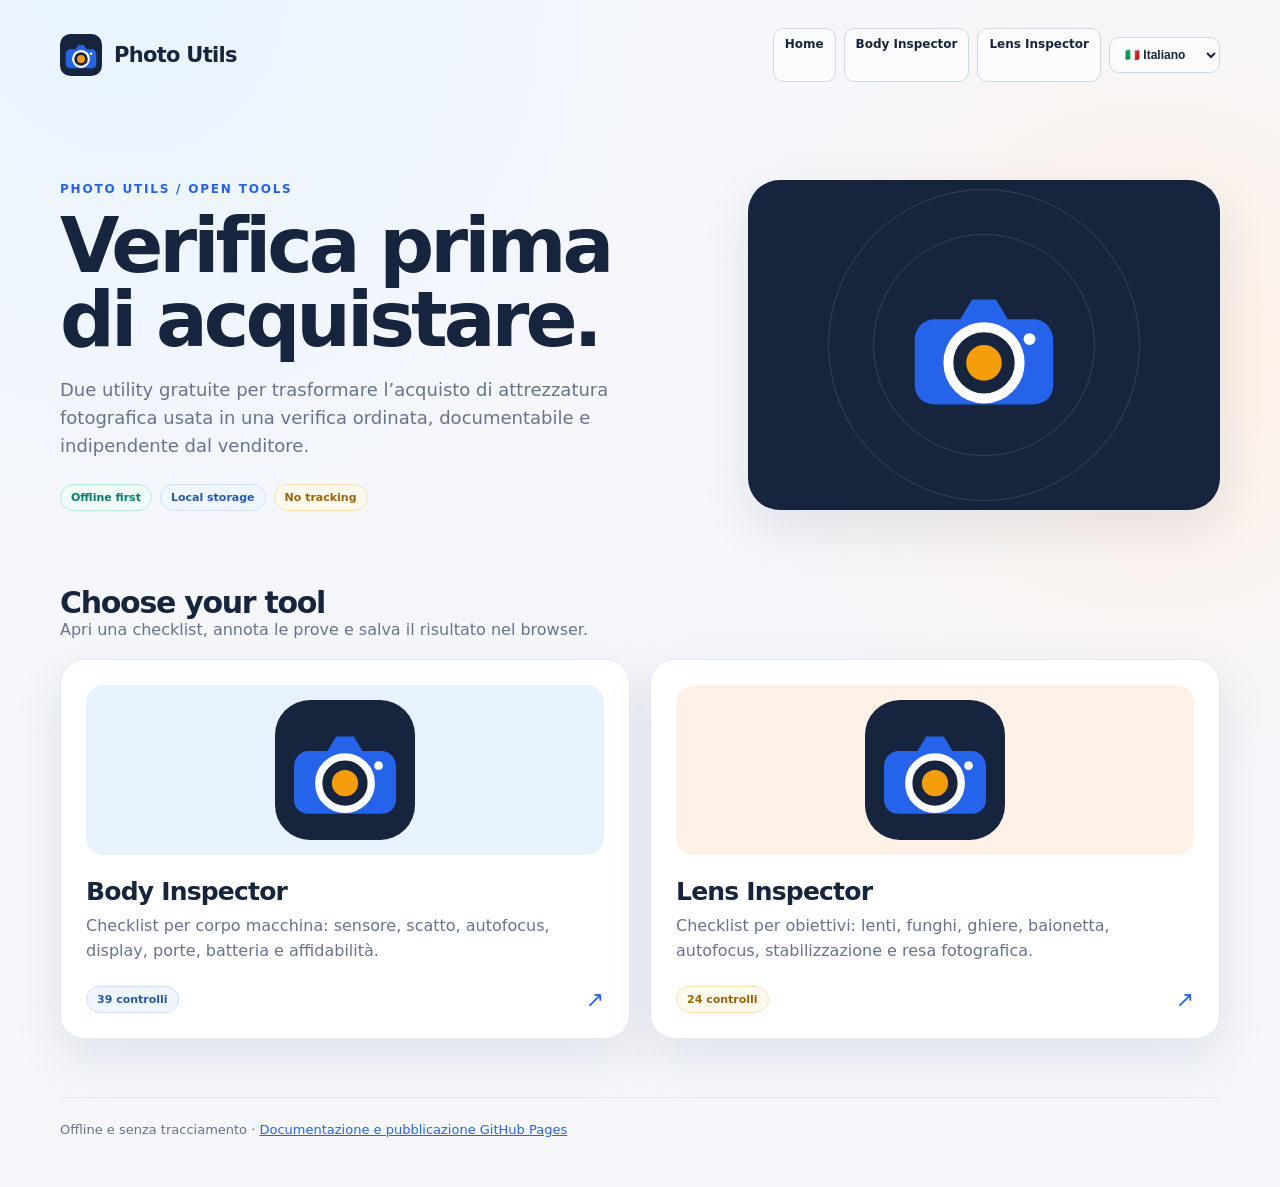
<file: index.html>
<!doctype html>
<html lang="it">
<head>
<meta charset="utf-8">
<meta name="viewport" content="width=device-width,initial-scale=1">
<meta name="theme-color" content="#17243d">
<meta name="description" content="Photo Utils: strumenti gratuiti e offline per controllare corpi macchina e obiettivi fotografici usati.">
<link rel="manifest" href="site.webmanifest">
<link rel="icon" href="assets/logo.svg" type="image/svg+xml">
<link rel="stylesheet" href="shared.css">
<script src="shared.js" defer></script>
<title>Photo Utils — Controlli fotografici offline</title>
</head>
<body class="pu-home" data-tool="home">
<div class="pu-wrap">
<header class="pu-homebar"><a class="pu-logo" href="index.html"><img src="assets/logo.svg" alt="" width="42" height="42">Photo Utils</a><nav class="pu-switcher" aria-label="Navigazione"><a href="index.html">Home</a><a href="body_inspector.html">Body Inspector</a><a href="lens_inspector.html">Lens Inspector</a><div class="pu-language"><label for="pu-locale">Lingua</label><select id="pu-locale" aria-label="Lingua"><option value="it">🇮🇹 Italiano</option><option value="en">🇬🇧 English</option><option value="es">🇪🇸 Español</option><option value="de">🇩🇪 Deutsch</option><option value="zh">🇨🇳 简体中文</option></select></div></nav></header>
<main>
<section class="pu-hero"><div><span class="pu-kicker">Photo Utils / Open tools</span><h1 data-shared="inspect">Verifica prima di acquistare.</h1><p>Due utility gratuite per trasformare l’acquisto di attrezzatura fotografica usata in una verifica ordinata, documentabile e indipendente dal venditore.</p><div style="display:flex;gap:8px;flex-wrap:wrap;margin-top:24px"><span class="pu-badge green">Offline first</span><span class="pu-badge">Local storage</span><span class="pu-badge orange">No tracking</span></div></div><div class="pu-hero-art"><img src="assets/logo.svg" alt="Logo Photo Utils" width="190" height="190"></div></section>
<section class="pu-section-head"><div><h2>Choose your tool</h2><p>Apri una checklist, annota le prove e salva il risultato nel browser.</p></div></section>
<section class="pu-tools" aria-label="Utilities">
<a class="pu-tool-card" href="body_inspector.html"><div class="tool-art body"><img src="assets/logo.svg" alt="Illustrazione fotocamera" width="140" height="140"></div><h3>Body Inspector</h3><p>Checklist per corpo macchina: sensore, scatto, autofocus, display, porte, batteria e affidabilità.</p><div class="pu-card-foot"><span class="pu-badge">39 controlli</span><span class="pu-arrow" aria-hidden="true">↗</span></div></a>
<a class="pu-tool-card" href="lens_inspector.html"><div class="tool-art lens"><img src="assets/logo.svg" alt="Illustrazione obiettivo" width="140" height="140"></div><h3>Lens Inspector</h3><p>Checklist per obiettivi: lenti, funghi, ghiere, baionetta, autofocus, stabilizzazione e resa fotografica.</p><div class="pu-card-foot"><span class="pu-badge orange">24 controlli</span><span class="pu-arrow" aria-hidden="true">↗</span></div></a>
</section>
</main>
<footer class="pu-footer"><span data-shared="offline">Offline e senza tracciamento</span> · <a href="README.md">Documentazione e pubblicazione GitHub Pages</a></footer>
</div>
</body>
</html>
</file>
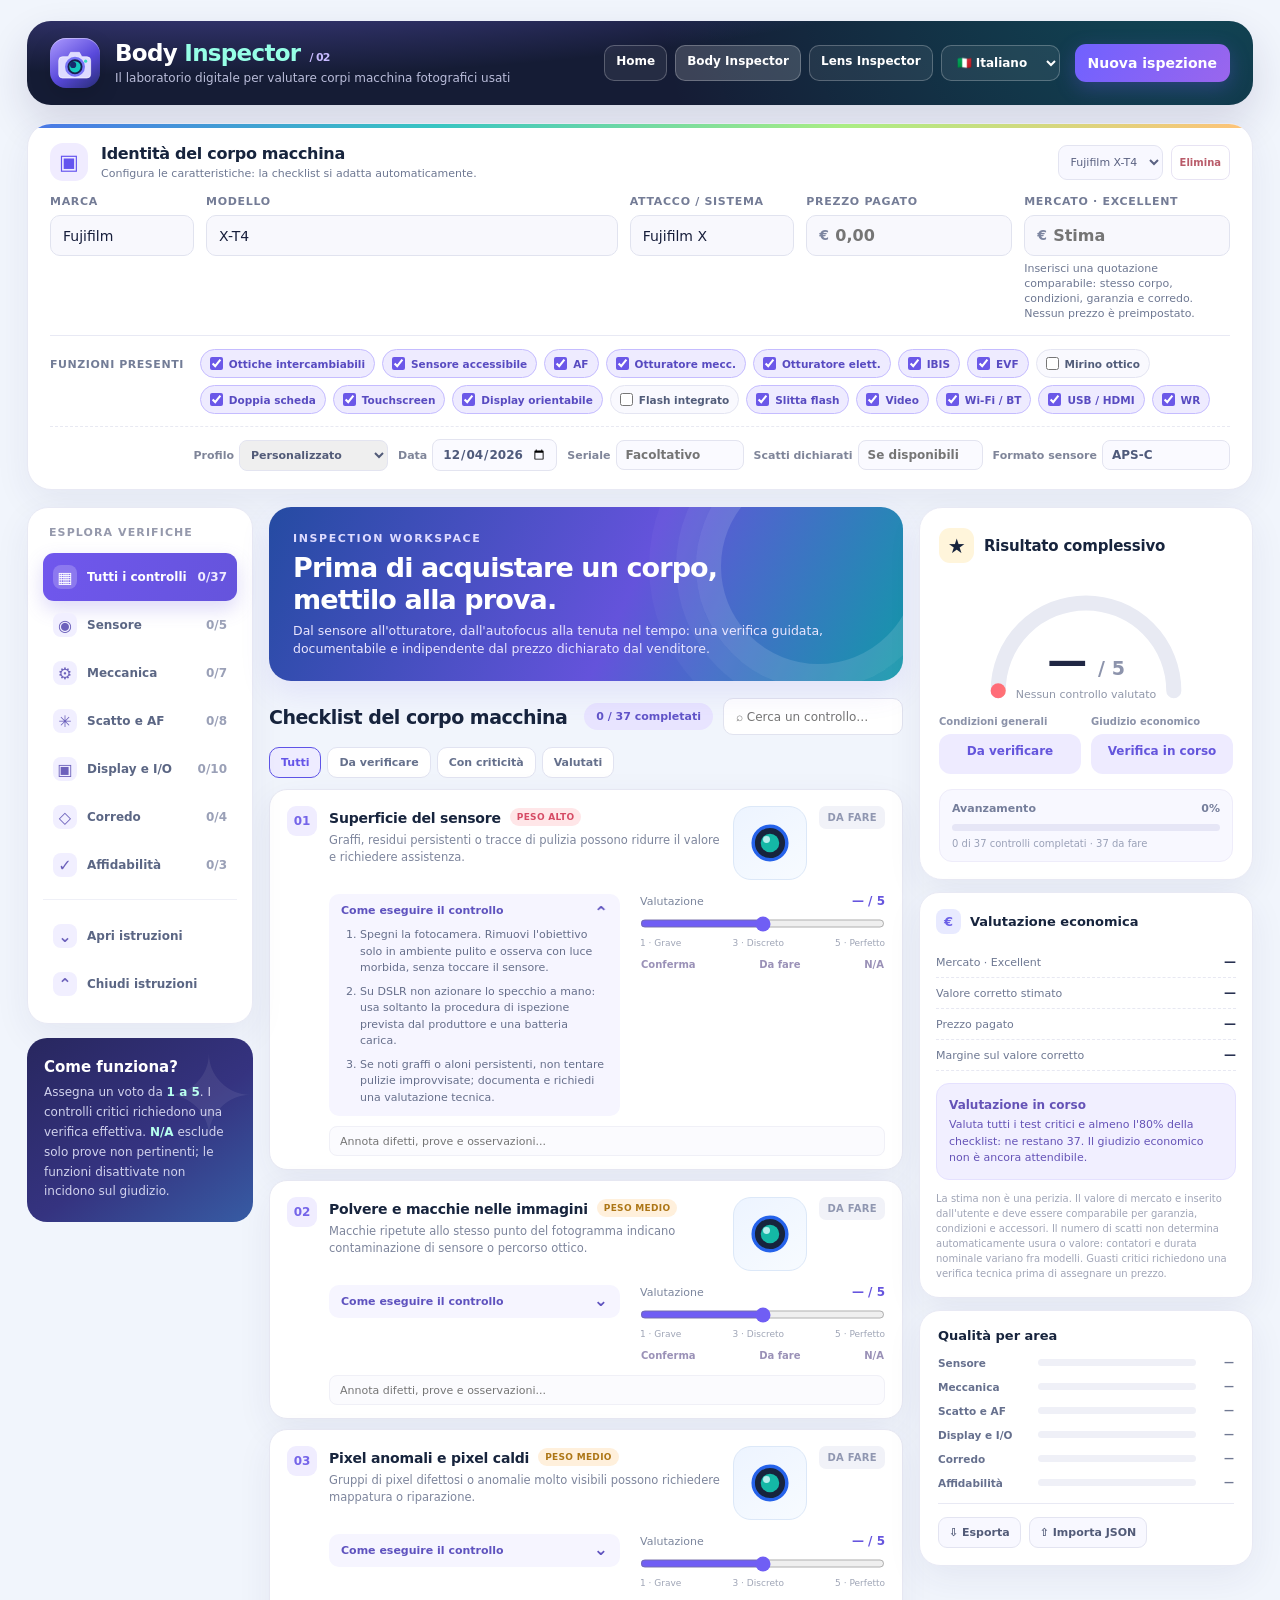
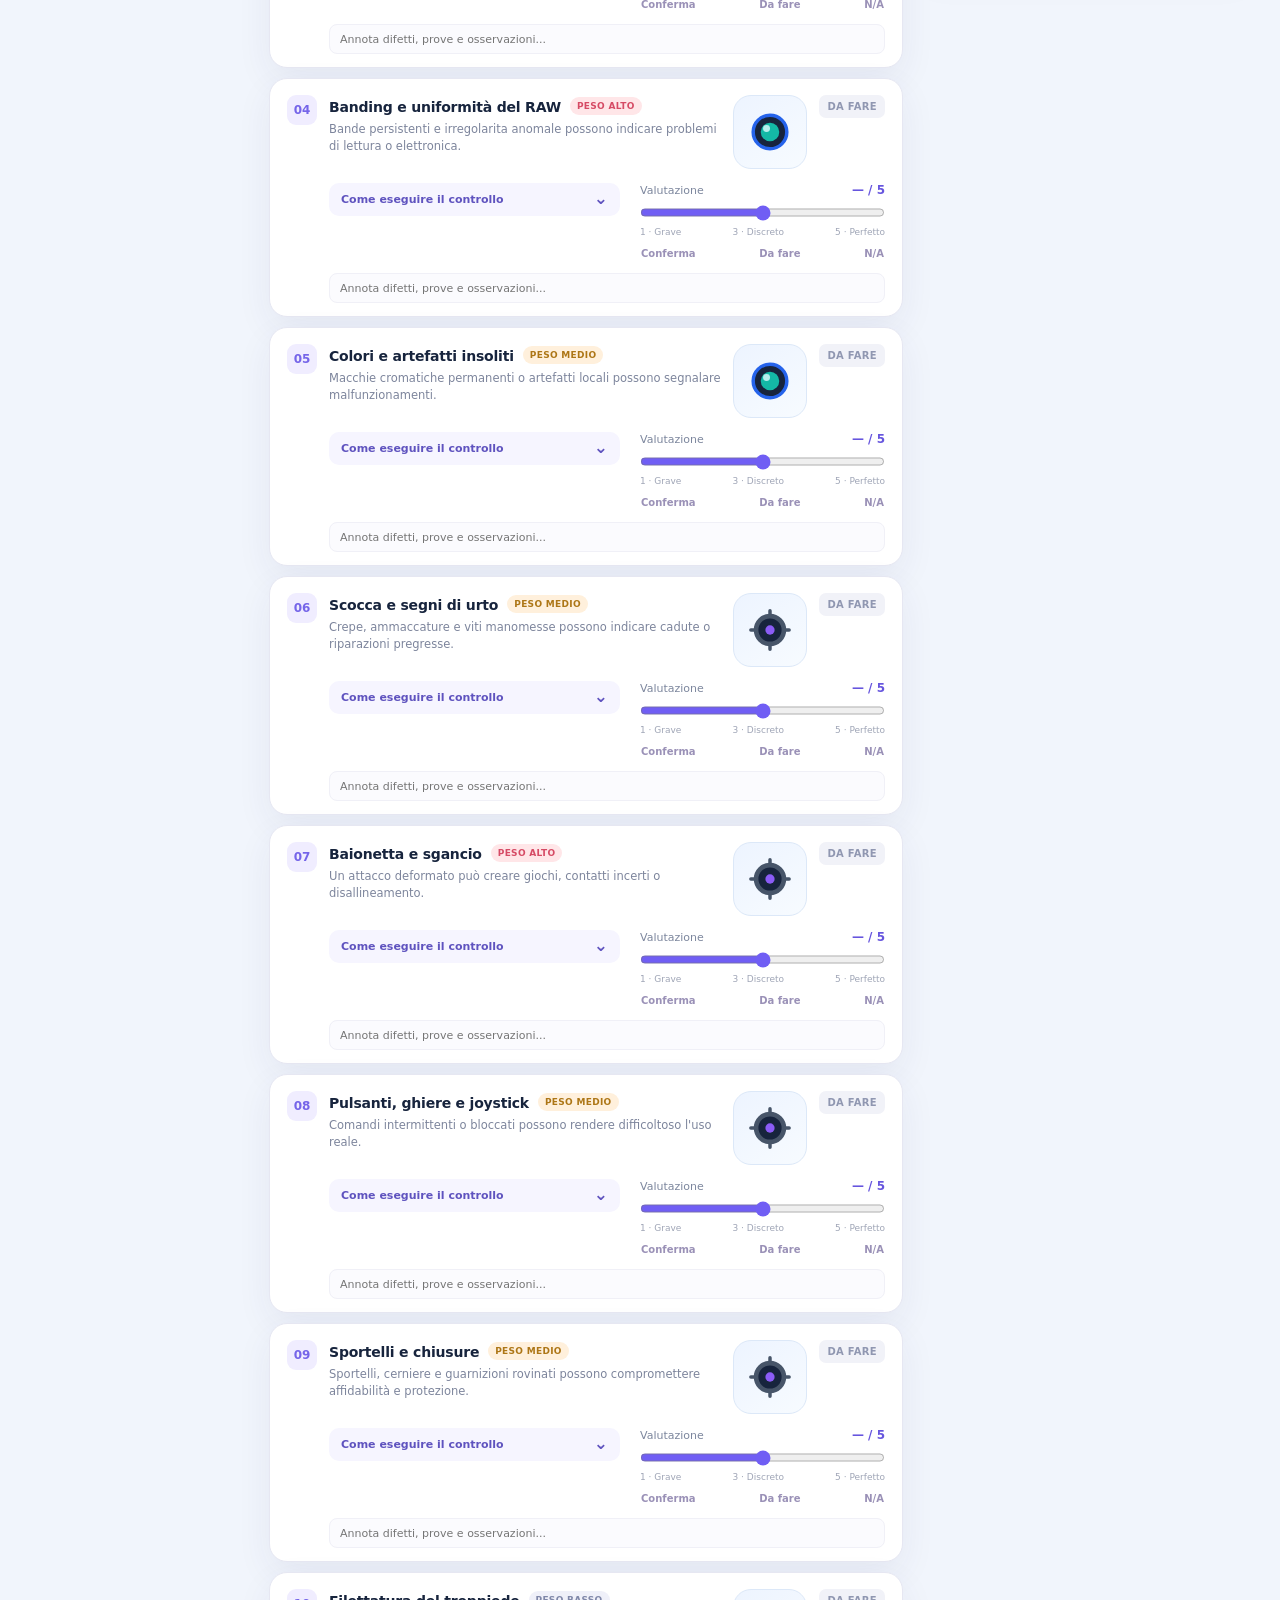
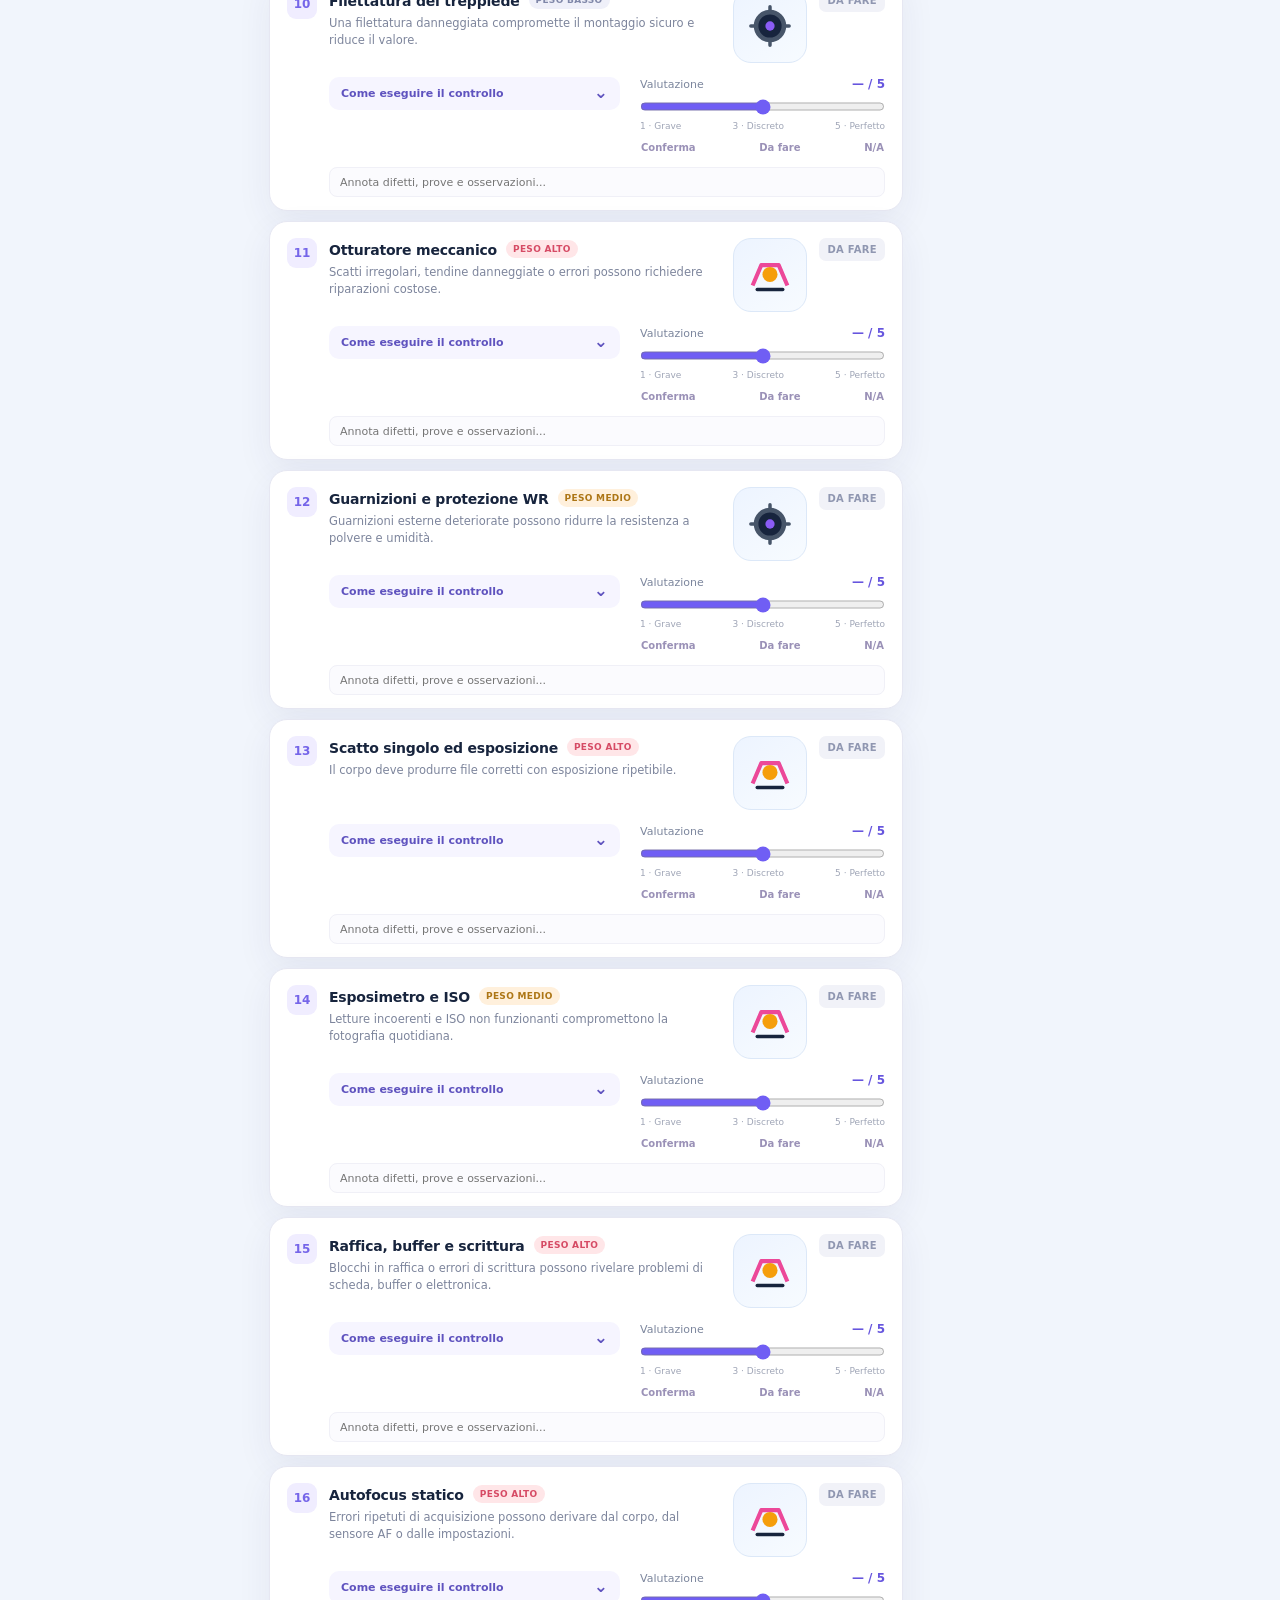
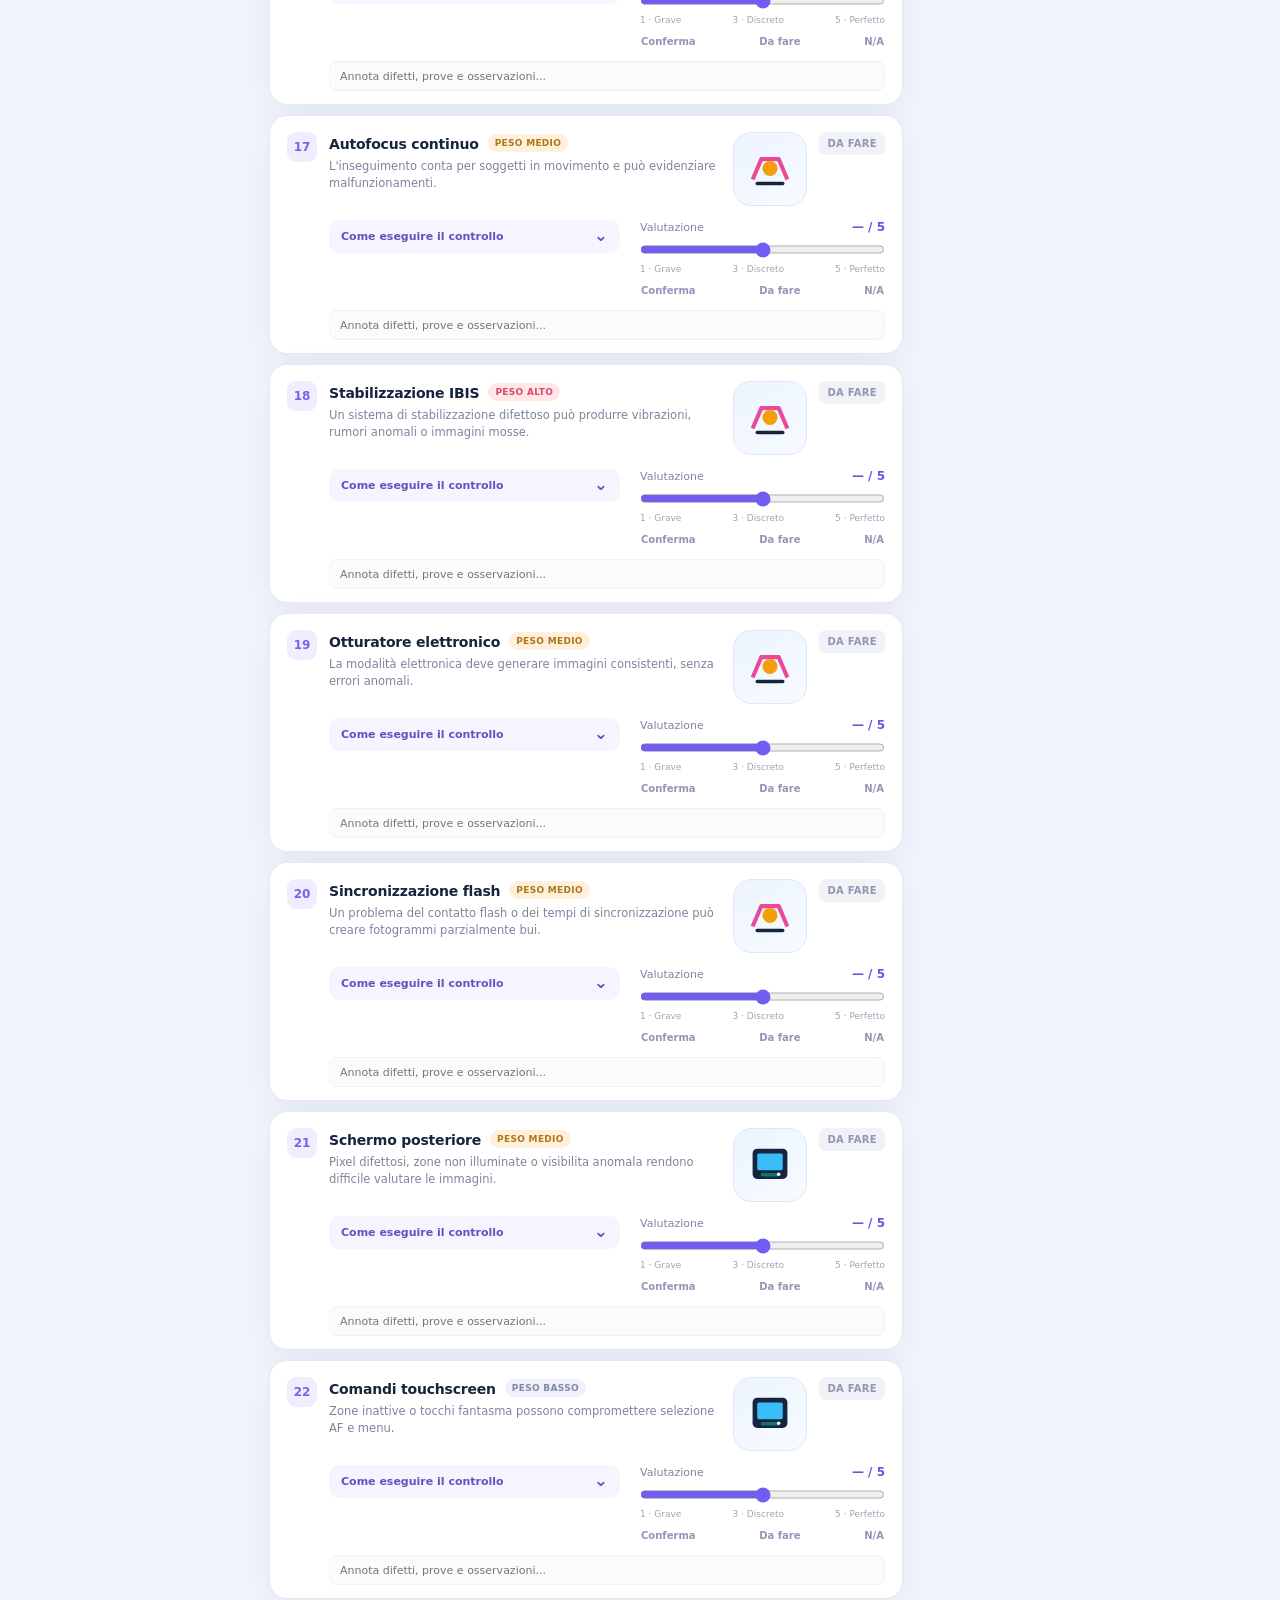
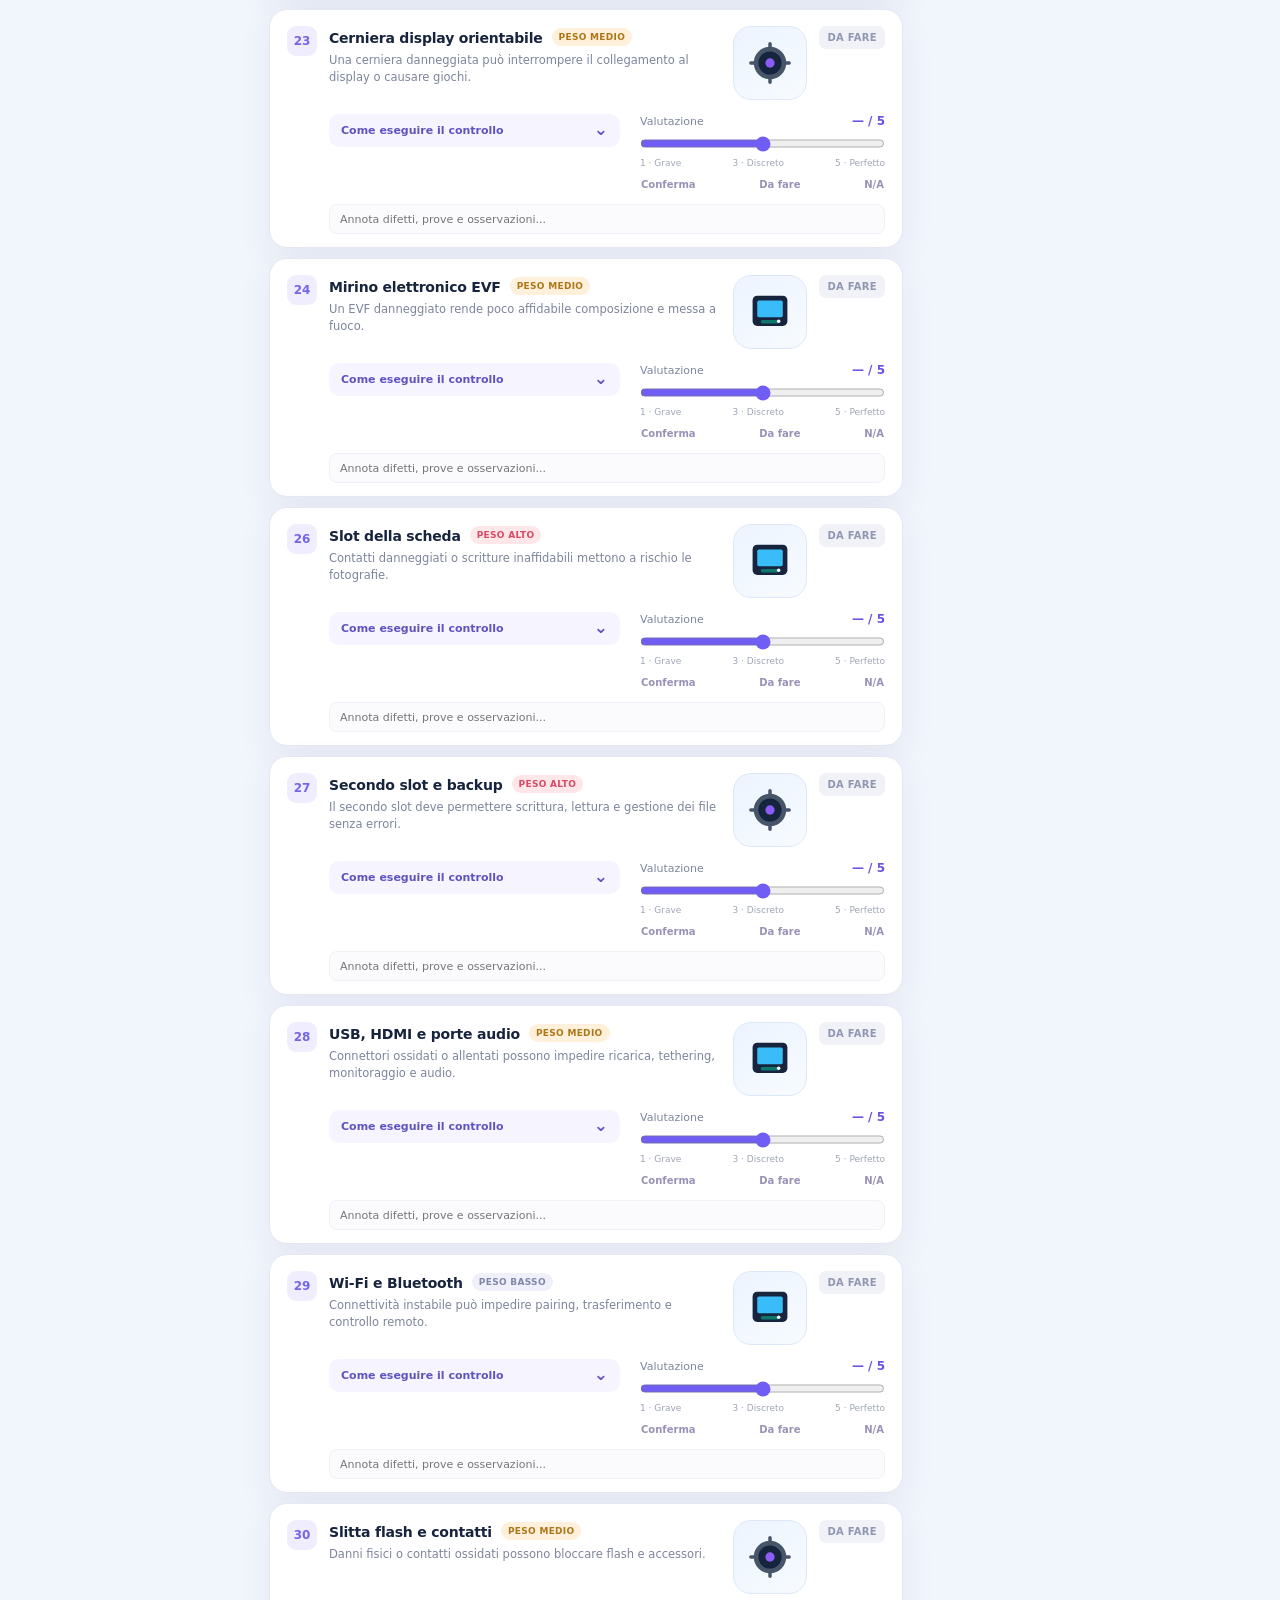
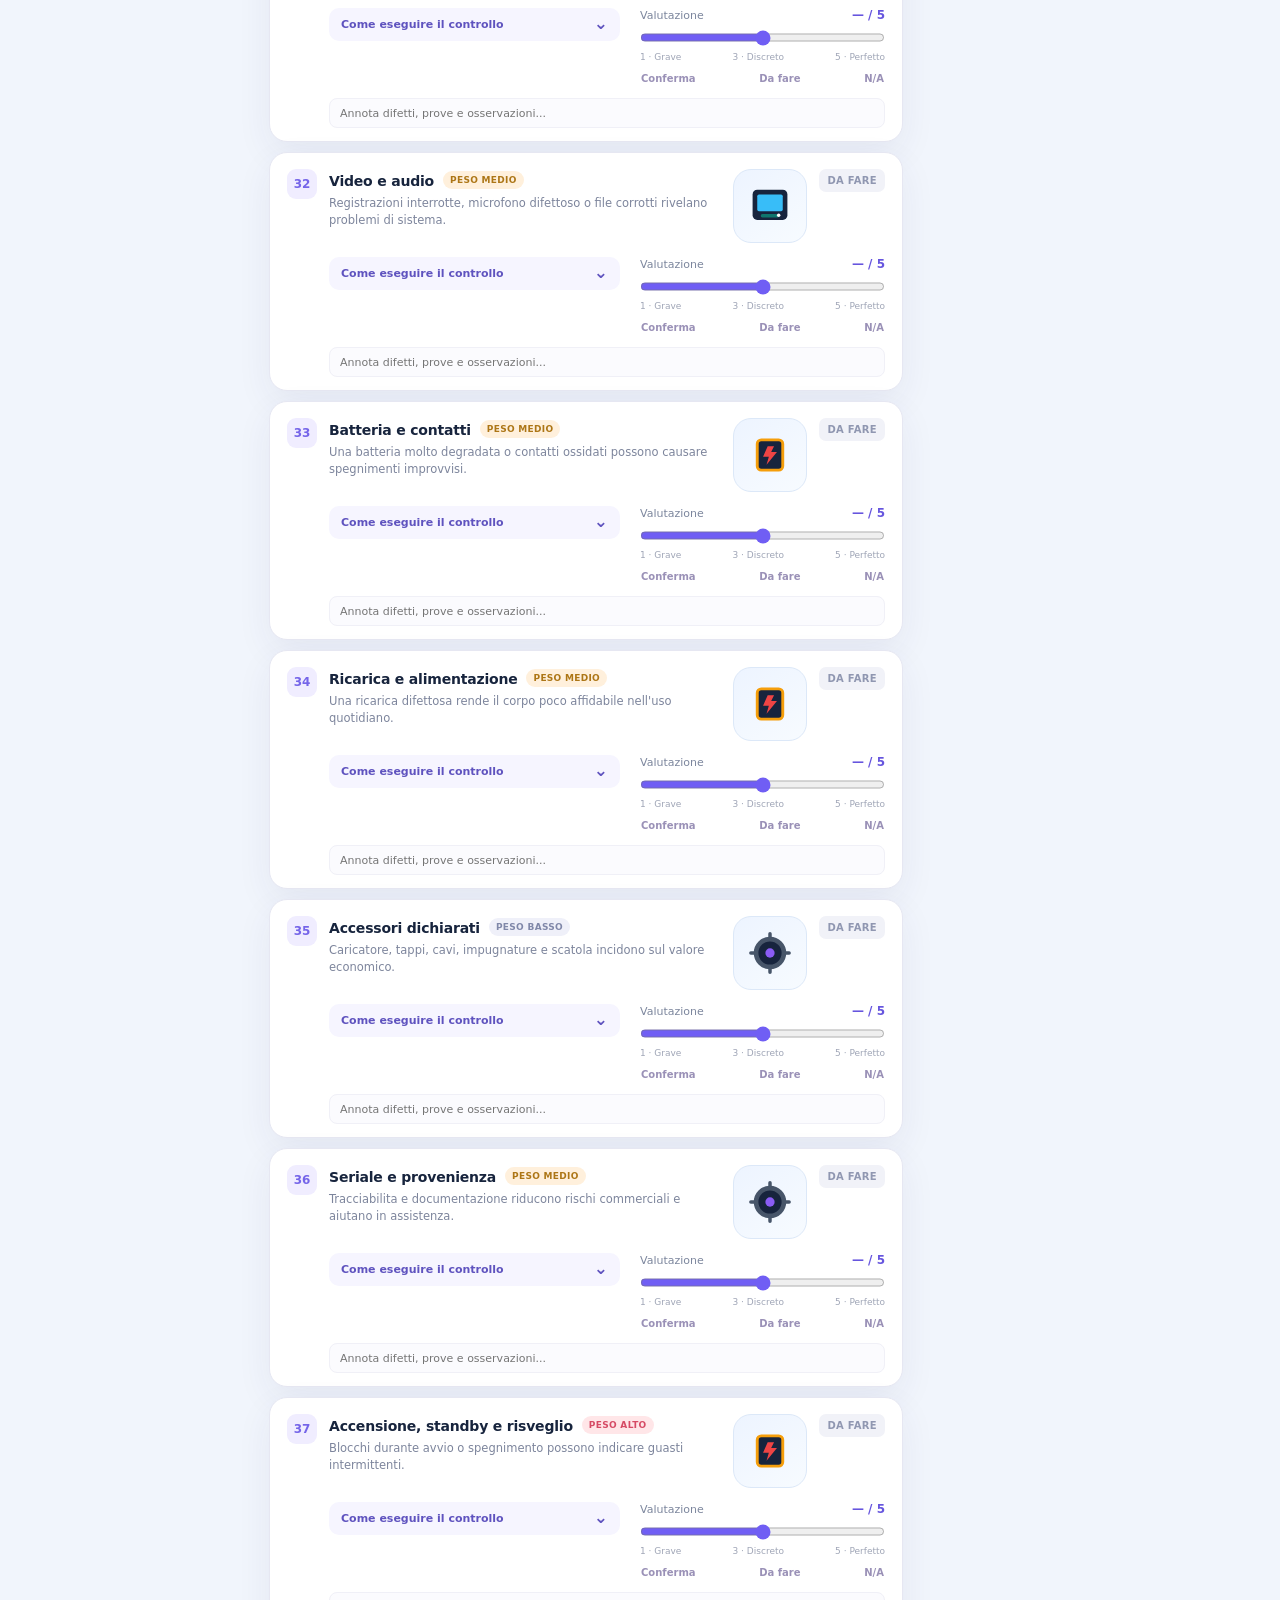
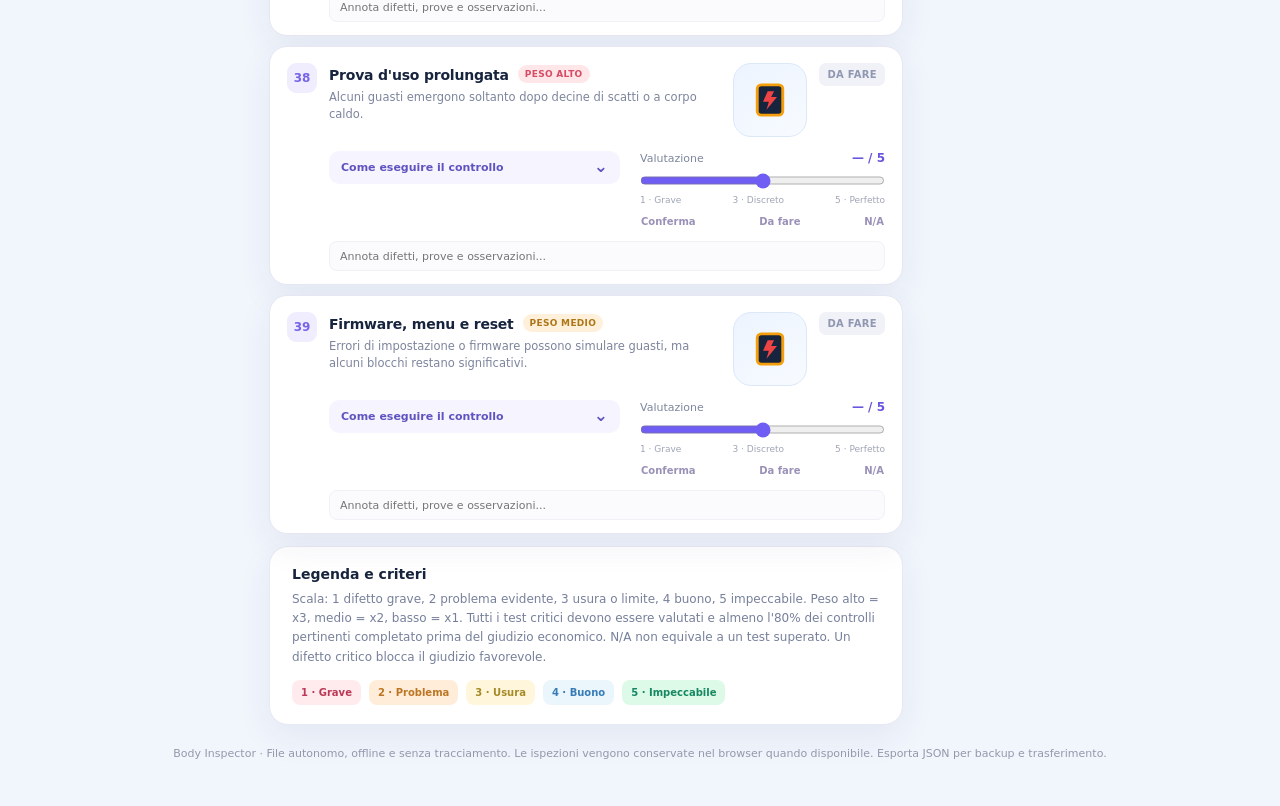
<file: body_inspector.html>
<!DOCTYPE html>

<html lang="it">
<head>
<meta charset="utf-8"/>
<meta content="width=device-width,initial-scale=1" name="viewport"/>
<meta content="#14182f" name="theme-color"/>
<meta content="Body Inspector: checklist universale e valutazione economica per corpi macchina fotografici usati. Tutto offline e senza dipendenze." name="description"/>
<link rel="manifest" href="site.webmanifest"/>
<link rel="icon" href="assets/logo.svg" type="image/svg+xml"/>
<link rel="stylesheet" href="shared.css"/>
<script src="shared.js" defer></script>
<title>Body Inspector — Valuta un corpo macchina usato</title>
<style>
:root{--ink:#171e3b;--muted:#6e7892;--line:#e8e9f4;--canvas:#f2f3fb;--white:#fff;--violet:#6454ef;--teal:#00bfa6;--coral:#ff6b79;--orange:#f4a54d;--radius:20px;--shadow:0 12px 36px rgba(40,47,110,.065);--shadow-hover:0 12px 38px rgba(66,58,150,.13);font-family:Inter,-apple-system,BlinkMacSystemFont,"Segoe UI",Arial,sans-serif;font-synthesis:none;color:var(--ink)}
*{box-sizing:border-box}html{scroll-behavior:smooth}body{margin:0;background:var(--canvas);font-size:14px;-webkit-font-smoothing:antialiased}button,input,select,textarea{font:inherit}button{cursor:pointer}button:focus-visible,input:focus-visible,select:focus-visible,summary:focus-visible{outline:3px solid #9e97ff;outline-offset:2px}button:disabled{opacity:.55;cursor:not-allowed}a{color:inherit}h1,h2,h3,p{margin-top:0}.sr-only{position:absolute!important;width:1px;height:1px;padding:0;margin:-1px;overflow:hidden;clip:rect(0,0,0,0);white-space:nowrap;border:0}.app{max-width:1920px;margin:0 auto;padding:21px 27px 44px}
.topbar{border-radius:24px;background:#171b38;color:white;min-height:83px;display:flex;align-items:center;justify-content:space-between;gap:15px;padding:17px 23px;box-shadow:0 18px 42px rgba(33,30,87,.14);position:relative;overflow:hidden}.topbar:before{content:"";position:absolute;inset:0;pointer-events:none;background:radial-gradient(ellipse at 23% -210%,#847aff 0,transparent 63%),radial-gradient(circle at 83% -120%,#0aa7cc44 0,transparent 42%)}.top-brand,.top-actions{position:relative;z-index:1;display:flex;align-items:center;gap:15px}.top-brand{min-width:0}.brandmark{width:50px;height:50px;border-radius:16px;background:linear-gradient(145deg,#ad9bff,#5949db 55%,#272c75);display:grid;place-items:center;box-shadow:inset 0 1px #ffffff66,0 8px 22px #0002;flex-shrink:0}.mini-lens{width:33px;height:33px;border-radius:50%;background:radial-gradient(circle at 38% 40%,#011829 0 14%,#1ee4b5 16%,#1d4b8d 26%,#0e102d 43%,#8e7fee 54%,#11122c 62%,#bec8fc 73%,#13152c 78%);border:2px solid #d9d3ff;box-shadow:0 0 0 2px #ffffff25}.brand-name{font-weight:850;font-size:23px;letter-spacing:-.7px;line-height:1.1}.brand-name em{font-style:normal;color:#96ffe6}.brand-sub{font-size:12px;color:#babdda;margin-top:5px}.top-actions{flex-wrap:wrap;justify-content:flex-end}.top-btn{border:1px solid #7c81a8;background:#ffffff0c;color:#fff;border-radius:11px;min-height:38px;padding:9px 13px;font-weight:700;white-space:nowrap;transition:background .15s}.top-btn:hover{background:#ffffff20}.top-btn.primary{border:0;background:linear-gradient(120deg,#7061ff,#9a66ed);box-shadow:0 6px 20px #6354de55}.top-btn.ghost{padding:9px 11px}.status-dot{display:inline-block;width:7px;height:7px;border-radius:50%;background:#4de8a7;margin-right:7px}
.profile{margin-top:18px;background:white;border:1px solid var(--line);border-radius:24px;padding:19px 22px 18px;box-shadow:var(--shadow);position:relative;overflow:hidden}.profile:before{content:"";position:absolute;top:0;left:0;right:0;height:4px;background:linear-gradient(90deg,#8c68ee,#37bfd5,#b2e674,#ffa35c)}.profile-top{display:flex;gap:15px;align-items:center;margin-bottom:14px}.profile-heading{display:flex;align-items:center;gap:13px;min-width:0}.profile-icon{border-radius:13px;background:#f0ecff;color:#6454ef;width:38px;height:38px;display:grid;place-items:center;font-size:21px}.profile h2{font-size:16px;letter-spacing:-.3px;margin:0}.profile .subnote{font-size:11px;color:var(--muted);margin-top:4px}.profile-actions{margin-left:auto;display:flex;gap:8px}.profile-form{display:grid;grid-template-columns:minmax(115px,.7fr) minmax(200px,2fr) minmax(125px,.8fr) repeat(2,minmax(150px,1fr));gap:12px;align-items:start}.field{min-width:0}.field label{font-size:11px;text-transform:uppercase;letter-spacing:.7px;font-weight:800;color:#747c96;display:block;margin-bottom:7px}.field input,.field select,.field textarea,.search-input{background:#f8f8fd;border:1px solid #e1e3ef;border-radius:10px;height:41px;width:100%;padding:0 12px;color:var(--ink);outline:none;transition:.15s}.field input:focus,.field select:focus,.search-input:focus,.field textarea:focus{border-color:#8d80ff;background:white;box-shadow:0 0 0 3px #8f85f91d}.field input[type=number]{font-weight:790;font-size:16px}.money{position:relative}.money::before{content:'€';position:absolute;left:13px;top:12px;color:#7c85a0;font-weight:750}.money input{padding-left:28px}.small-hint{font-size:11px;line-height:1.35;color:var(--muted);margin-top:6px}.profile-extra{margin-top:14px;padding-top:13px;border-top:1px solid var(--line);display:flex;flex-wrap:wrap;align-items:center;gap:12px}.feature-label{font-size:11px;font-weight:800;color:#737d97;text-transform:uppercase;letter-spacing:.55px;margin-right:4px}.toggle-list{display:flex;gap:7px;flex-wrap:wrap;flex:1}.feature-toggle{display:inline-flex;align-items:center;gap:6px;border:1px solid #e4e5f2;background:#f9f9fe;color:#525d7a;padding:7px 10px;border-radius:50px;font-weight:740;font-size:11px;cursor:pointer;user-select:none;transition:.15s}.feature-toggle:has(input:checked){background:#eeebff;border-color:#c5bcff;color:#584bc1}.feature-toggle input{accent-color:#6b58e8;margin:0;width:13px;height:13px}.fine-fields{display:flex;gap:10px;flex-wrap:wrap;align-items:center;margin-left:auto}.fine-fields input{width:120px;max-width:35vw;border:1px solid #e3e4f0;background:#fafaff;border-radius:8px;padding:7px 9px;font-size:12px;color:#4f5a7b}.fine-fields input[type=date]{width:125px}.fine-fields label{display:flex;align-items:center;gap:5px;color:#7f8599;font-weight:700;font-size:11px}
.workspace{display:grid;grid-template-columns:226px minmax(440px,1fr) 334px;gap:16px;margin-top:17px;align-items:start}.sidebar,.result-side{position:sticky;top:16px}.side-card{background:white;border:1px solid var(--line);border-radius:21px;padding:15px;box-shadow:var(--shadow);margin-bottom:14px}.side-heading{font-size:11px;letter-spacing:1.1px;text-transform:uppercase;color:#9599ac;font-weight:850;margin:3px 6px 14px}.nav-item{display:flex;width:100%;align-items:center;gap:10px;border:0;border-radius:11px;background:transparent;padding:12px 10px;text-align:left;color:#5b6684;font-weight:750;font-size:12px}.nav-item:hover{background:#f4f2ff}.nav-item.active{color:#fff;background:linear-gradient(105deg,#7057ed,#6554dc);box-shadow:0 8px 19px #6858e23a}.nav-icon{width:24px;height:24px;display:grid;place-items:center;border-radius:8px;background:#f1efff;font-size:16px;color:#6c61bb;flex-shrink:0}.nav-item.active .nav-icon{background:#ffffff35;color:white}.nav-count{margin-left:auto;color:#9aa0b7;font-variant-numeric:tabular-nums}.nav-item.active .nav-count{color:#efeaff}.nav-bottom{margin-top:10px;padding-top:12px;border-top:1px solid #eff0f7}.help-side{background:linear-gradient(145deg,#28275f,#353380 55%,#375ca4);color:white;border-radius:20px;padding:20px 17px;position:relative;overflow:hidden}.help-side:after{content:'✦';position:absolute;right:-2px;top:4px;font-size:110px;opacity:.075;line-height:1}.help-side h3{font-size:15px;margin:0 0 7px}.help-side p{color:#d1d2ed;font-size:12px;line-height:1.65;margin:0}.help-side strong{color:#b6ffee}
.main-area{min-width:0}.intro-panel{border-radius:22px;background:linear-gradient(116deg,#594bd7,#7362ef 55%,#4a9bda);color:white;padding:22px 24px;box-shadow:0 12px 30px #6d5ade1d;overflow:hidden;position:relative}.intro-panel:after{content:"";position:absolute;width:195px;height:195px;right:-38px;top:-63px;border:25px solid #ffffff16;border-radius:50%;box-shadow:0 0 0 20px #ffffff0c,0 0 0 47px #ffffff08}.intro-panel .eyebrow{font-size:11px;letter-spacing:1.6px;text-transform:uppercase;color:#dddaff;font-weight:800}.intro-panel h1{font-size:27px;letter-spacing:-.9px;margin:7px 0 6px;line-height:1.17;position:relative;z-index:1}.intro-panel p{line-height:1.5;color:#eae6ff;max-width:640px;font-size:12.5px;margin:0;position:relative;z-index:1}.filterbar{display:flex;align-items:center;gap:10px;flex-wrap:wrap;margin:17px 0 12px}.filterbar h2{font-size:19px;letter-spacing:-.5px;margin:0 auto 0 0}.count-chip{background:#e8e4ff;color:#6154c8;border-radius:50px;padding:7px 12px;font-weight:800;font-size:11px;white-space:nowrap}.search-input{max-width:180px;height:37px;font-size:12px;background:white}.filter-tabs{display:flex;gap:6px;flex-wrap:wrap;margin-bottom:11px}.filter-btn{border:1px solid #e1e3f1;border-radius:10px;background:#fff;color:#65708c;font-weight:720;padding:8px 11px;font-size:11px}.filter-btn.active{border-color:#5f54e7;color:#6555e8;background:#eeecff}.test-list{display:grid;gap:10px}.test-card{background:#fff;border:1px solid #e6e7f2;border-radius:18px;box-shadow:var(--shadow);padding:16px 17px 13px;transition:border-color .15s,box-shadow .15s,transform .15s}.test-card:hover{border-color:#cbc6fa;box-shadow:var(--shadow-hover)}.test-card.is-problem{border-color:#ffc9c3;background:linear-gradient(90deg,#fff9f8,#fff 30%)}.test-card.is-rated .test-index{background:linear-gradient(145deg,#6b5ceb,#8b7dff);color:white}.test-card.is-na{opacity:.68}.test-card[hidden],.empty-state[hidden]{display:none!important}.test-head{display:flex;gap:12px;align-items:flex-start}.test-index{width:30px;height:30px;display:grid;place-items:center;background:#f0edff;color:#7565e9;border-radius:9px;font-weight:830;font-size:12px;flex-shrink:0}.test-copy{min-width:0;flex:1}.test-heading{display:flex;align-items:center;gap:9px;flex-wrap:wrap}.test-heading h3{font-size:14px;margin:1px 0 0;letter-spacing:-.2px}.weight-pill{display:inline-flex;font-size:9px;padding:4px 7px;border-radius:50px;font-weight:900;letter-spacing:.3px;white-space:nowrap}.weight-pill.high{background:#ffe6e8;color:#d64b65}.weight-pill.medium{background:#fff0dc;color:#ad7616}.weight-pill.low{background:#eff0f9;color:#8088a9}.test-copy p{font-size:11.5px;color:#7d859c;line-height:1.5;margin:6px 0 0;max-width:700px}.state-label{font-size:10px;font-weight:900;letter-spacing:.3px;color:#9097b1;background:#f1f2f8;border-radius:7px;padding:6px 8px;white-space:nowrap}.state-label.ok{color:#008a69;background:#e0faf1}.state-label.warning{color:#c47015;background:#fff1dd}.state-label.bad{color:#c94256;background:#ffe6e9}.state-label.na{color:#8587a1;background:#eeeeF5}.test-work{display:grid;grid-template-columns:minmax(240px,1fr) minmax(180px,245px);gap:20px;align-items:start;margin:14px 0 0 42px}.test-actions{grid-column:2;grid-row:1}.score-top{display:flex;justify-content:space-between;align-items:center;margin-bottom:6px;font-size:11px;color:#7c869d}.score-top strong{font-size:12px;color:#6655de}.rating{display:block;width:100%;accent-color:#705ef4;cursor:pointer;margin:5px 0;height:19px;touch-action:pan-y}.rating:disabled{opacity:.35}.range-labels{display:flex;justify-content:space-between;font-size:9px;color:#9fa5b6}.score-actions{display:flex;justify-content:space-between;gap:8px;margin-top:7px}.tiny-btn{padding:4px 1px;border:0;background:transparent;color:#9a91b7;font-size:10px;font-weight:760}.tiny-btn:hover{text-decoration:underline;color:#604fe7}.steps{grid-column:1;grid-row:1;min-width:0;border-radius:10px;background:#f6f5ff;padding:10px 12px}.steps summary{list-style:none;cursor:pointer;color:#5f53bf;font-size:11px;font-weight:860;display:flex;justify-content:space-between;gap:10px}.steps summary::-webkit-details-marker{display:none}.summary-icon{font-size:17px;line-height:.7}.steps[open] .summary-icon{transform:rotate(180deg)}.steps ol{margin:10px 0 0;padding-left:19px;display:grid;gap:7px;color:#666f8b;font-size:11px;line-height:1.5}.note-line{margin:10px 0 0 42px}.note-line input{border:1px solid #f0f0f7;border-radius:8px;background:#fbfbfe;width:100%;height:30px;padding:0 10px;color:#4b5579;font-size:11px}.note-line input:focus{border-color:#a19bfa;background:white;outline:none}.empty-state{background:#fff;border:1px dashed #c8c7e9;border-radius:17px;padding:33px;color:#7b839a;text-align:center}
.result-card{background:#fff;border:1px solid var(--line);border-radius:23px;box-shadow:var(--shadow);padding:20px 19px 17px}.result-title{display:flex;align-items:center;gap:10px;font-size:15px;font-weight:840;margin-bottom:15px;letter-spacing:-.2px}.trophy{background:#fff5db;width:35px;height:35px;display:grid;place-items:center;border-radius:11px;font-size:20px}.gauge-box{display:flex;justify-content:center;align-items:center;padding:7px 0 0}.gauge{width:208px;height:116px;position:relative;overflow:hidden}.gauge-ring{width:208px;height:208px;border-radius:50%;background:conic-gradient(from 270deg,#ff6576 0deg,#f5ab51 63deg,#f3da5e 111deg,#78cf8c 155deg,#15bda6 180deg,#e7eaf3 181deg,#e7eaf3 360deg);transform:rotate(0);-webkit-mask:radial-gradient(farthest-side,transparent calc(100% - 17px),#000 calc(100% - 16px));mask:radial-gradient(farthest-side,transparent calc(100% - 17px),#000 calc(100% - 16px))}.gauge-mask{position:absolute;left:0;top:0;width:208px;height:116px;background:linear-gradient(to bottom,transparent 0,transparent 98px,#fff 100%);pointer-events:none}.gauge-needle{position:absolute;left:100px;top:99px;width:8px;height:8px;border-radius:100%;background:#243154;box-shadow:0 0 0 5px #fff,0 0 0 6px #d6daea;transform-origin:4px 4px;display:none}.gauge-over{position:absolute;left:0;right:0;bottom:0;text-align:center}.gauge-score{font-size:40px;font-weight:870;letter-spacing:-1.5px;color:#202744;line-height:1}.gauge-score small{font-size:19px;color:#8d94ac;letter-spacing:0}.gauge-caption{font-size:11px;color:#9097a9;margin-top:7px}.outcome-row{display:grid;grid-template-columns:1fr 1fr;gap:10px;margin-top:15px}.outcome{min-width:0}.outcome .label{font-size:10px;font-weight:710;color:#8b92a9;margin-bottom:7px}.outcome strong{display:block;border-radius:12px;background:#eeebff;color:#6455dc;font-weight:850;line-height:1.2;padding:10px 7px;text-align:center;font-size:12px;min-height:40px}.outcome strong.green{background:#dbf9ed;color:#0b8c65}.outcome strong.red{background:#ffe5e8;color:#c64252}.outcome strong.orange{background:#fff0dd;color:#b66f17}.coverage-box{margin-top:15px;background:#f8f8ff;border:1px solid #eeecfa;padding:12px;border-radius:13px}.coverage-label{display:flex;justify-content:space-between;font-size:11px;font-weight:800;color:#757e9b;margin-bottom:9px}.progress-track{height:7px;background:#e6e6f6;border-radius:20px;overflow:hidden}.progress-bar{height:100%;width:0;background:linear-gradient(90deg,#7764eb,#29c0c8);border-radius:20px;transition:width .2s}.coverage-caption{font-size:10px;color:#9aa1b8;margin-top:7px}.financial{background:#fff;border:1px solid var(--line);border-radius:20px;padding:16px;margin-top:12px;box-shadow:var(--shadow)}.panel-h{display:flex;align-items:center;gap:9px;margin-bottom:13px;font-weight:850;font-size:13px}.panel-h .dot{width:25px;height:25px;display:grid;place-items:center;border-radius:8px;background:#e8eaff;color:#6c60e7}.fin-row{display:flex;justify-content:space-between;align-items:baseline;gap:8px;padding:8px 0;font-size:11px;color:#6e7892;border-bottom:1px dashed #e7e8f2}.fin-row strong{color:#283151;font-size:12px;text-align:right;white-space:nowrap}.fin-row:last-of-type{border-bottom:0}.fin-row .profit{color:#02a378}.fin-row .loss{color:#e05a6b}.verdict-banner{margin-top:12px;background:#edf9f2;border-radius:13px;padding:12px;color:#137950;font-size:11px;line-height:1.5;border:1px solid #d5efdf}.verdict-banner.alert{background:#fff0ed;color:#a84844;border-color:#ffe0dc}.verdict-banner.wait{background:#f1efff;color:#6553b7;border-color:#e5e1ff}.verdict-banner b{display:block;font-size:12px;margin-bottom:3px}.fineprint{font-size:10px;line-height:1.5;color:#a0a5b7;margin:11px 0 0}.category-panel{background:#fff;border:1px solid var(--line);border-radius:21px;padding:17px 18px;margin-top:12px;box-shadow:var(--shadow)}.category-panel h3{font-size:13px;margin:0 0 14px}.category-line{display:grid;grid-template-columns:92px 1fr 30px;align-items:center;gap:8px;margin:12px 0;font-size:10.5px;color:#66708e;font-weight:720}.catbar{border-radius:20px;background:#eff0f7;height:7px;overflow:hidden}.catfill{width:0%;height:100%;background:var(--fill,#7767ed);border-radius:20px;transition:width .2s}.category-line strong{font-size:10px;text-align:right;color:#707993}.bottom-panel{background:white;border:1px solid var(--line);border-radius:19px;padding:19px 22px;margin-top:12px;box-shadow:var(--shadow)}.bottom-panel h3{font-size:14px;margin:0 0 8px}.bottom-panel p{font-size:12px;color:#77809b;line-height:1.6;margin:0}.legend-row{display:flex;flex-wrap:wrap;gap:8px;margin-top:13px}.legend-badge{border-radius:8px;padding:7px 9px;font-size:10px;font-weight:800}.legend-badge:nth-child(1){background:#ffebee;color:#bb3856}.legend-badge:nth-child(2){background:#ffedda;color:#bc7523}.legend-badge:nth-child(3){background:#fff6db;color:#a68a25}.legend-badge:nth-child(4){background:#eaf5fc;color:#377cb7}.legend-badge:nth-child(5){background:#ddf9e8;color:#158862}.footer{font-size:11px;color:#9399ab;text-align:center;padding:20px 10px 0;line-height:1.6}.toast{position:fixed;bottom:22px;right:24px;background:#24284a;color:#fff;font-size:12px;font-weight:720;padding:13px 18px;border-radius:12px;box-shadow:0 16px 32px #11162a55;z-index:20;max-width:min(400px,calc(100vw - 40px));transition:opacity .18s;pointer-events:none}.toast[hidden]{display:none}.print-only{display:none}
@media (min-width:1500px){.workspace{grid-template-columns:245px minmax(500px,1fr) 355px;gap:20px}.profile-form{gap:17px}.test-work{grid-template-columns:minmax(350px,1fr) minmax(200px,275px)}.test-card{padding:19px 20px 15px}.test-copy p{font-size:12px}.steps ol{font-size:11.5px}}
@media (max-width:1260px){.workspace{grid-template-columns:195px minmax(0,1fr)}.result-side{position:static;grid-column:2;display:grid;grid-template-columns:1fr 1fr;gap:12px}.result-side .result-card{grid-row:span 2}.result-side .financial,.result-side .category-panel{margin-top:0}.profile-form{grid-template-columns:minmax(110px,1fr) minmax(210px,2fr) repeat(2,minmax(135px,1fr))}.field.mount-field{grid-column:span 1}.result-side .category-panel{grid-column:2}.sidebar{top:14px}}
@media (max-width:850px){.app{padding:12px}.topbar{flex-wrap:wrap;gap:12px}.top-actions{width:100%;justify-content:flex-start}.profile-form{grid-template-columns:repeat(2,minmax(0,1fr))}.model-field{grid-column:span 1}.workspace{grid-template-columns:1fr}.sidebar{position:static;display:block}.side-card{padding:10px;margin-bottom:0}.side-heading{margin-bottom:6px}.nav-list{display:flex;overflow-x:auto;gap:5px;padding-bottom:2px}.nav-item{white-space:nowrap;width:auto;flex-shrink:0}.nav-bottom{display:none}.help-side{display:none}.main-area{grid-row:2}.result-side{grid-row:3;grid-column:1}.test-work{grid-template-columns:minmax(210px,1fr) minmax(180px,230px)}}
@media (max-width:620px){.app{padding:8px}.topbar{padding:14px;border-radius:17px}.brand-name{font-size:21px}.top-btn{padding:8px 9px;font-size:11px}.profile{padding:16px 13px;border-radius:17px}.profile-form{grid-template-columns:repeat(2,minmax(0,1fr));gap:10px}.model-field{grid-column:span 2}.profile-heading{gap:8px}.fine-fields{margin-left:0}.profile-extra{align-items:flex-start;flex-direction:column}.fine-fields input{max-width:none}.workspace{gap:12px;margin-top:12px}.intro-panel{padding:18px;border-radius:17px}.intro-panel h1{font-size:23px}.filterbar h2{font-size:16px}.search-input{max-width:145px}.test-card{padding:13px}.test-heading h3{font-size:13px}.test-head{gap:8px}.test-copy p{font-size:11px}.test-index{width:25px;height:26px}.state-label{font-size:9px}.test-work{display:flex;flex-direction:column;gap:12px;margin:12px 0 0 0}.test-actions,.steps{width:100%}.test-actions{order:1}.steps{order:2}.note-line{margin:10px 0 0}.result-side{display:block}.result-side .financial,.result-side .category-panel{margin-top:12px}.bottom-panel{padding:16px}.filter-tabs{gap:4px}.filter-btn{padding:7px 8px;font-size:10px}}
@media (max-width:850px){.workspace{grid-template-columns:minmax(0,1fr)}.sidebar,.main-area,.result-side{min-width:0;max-width:100%}.nav-list{max-width:100%}}
@media (max-width:620px){.profile-top{flex-direction:column;align-items:stretch;gap:10px}.profile-actions{margin:0;align-self:flex-start;max-width:100%}.profile-heading{min-width:0}.profile-heading>div:last-child{min-width:0}.profile-actions select{max-width:calc(100vw - 115px)!important}}
@media print{@page{size:A4;margin:12mm}body{background:white!important;color:#111}.app{max-width:none;padding:0}.topbar{background:white!important;color:#111;box-shadow:none;border-radius:0;border-bottom:2px solid #777;padding:4px 0 9px;min-height:0}.topbar:before,.top-actions,.sidebar,.filterbar,.filter-tabs,.profile-actions,.profile-extra,.test-actions input,.score-actions,.note-line input,.bottom-panel,.footer,.toast{display:none!important}.brand-name,.brand-name em{color:#111!important}.brand-sub{color:#777}.brandmark{display:none}.profile{box-shadow:none;padding:10px 0;border:0}.profile-form{grid-template-columns:repeat(5,1fr);gap:5px}.profile-form input,.profile-form select{border:0!important;background:white!important;padding:0;height:22px;font-size:12px!important;color:#111}.money:before{display:none}.money input{padding:0}.workspace{display:block}.intro-panel{display:none}.main-area{display:contents}.result-side{position:static;display:block}.result-card,.financial,.category-panel{border:1px solid #ddd;box-shadow:none;margin:5px 0;padding:10px;break-inside:avoid}.gauge-box{display:none}.gauge-score{font-size:23px}.test-list{display:block}.test-card{border:1px solid #ddd;box-shadow:none!important;margin:7px 0;padding:9px 11px;break-inside:avoid}.test-work{display:block;margin:4px 0 0}.steps{display:block;padding:2px 8px;background:#f7f7f7}.steps summary{display:none}.steps ol{display:block;margin:4px 0;font-size:10px}.steps li{margin:2px 0}.score-top{display:flex}.score-top strong{color:#000}.note-line{display:none}.print-only{display:block}.test-card[hidden]{display:block!important}.category-panel{display:none}.test-head .test-copy p{font-size:10px;margin:3px 0}.test-card h3{font-size:12px}.test-card .test-actions{float:right;max-width:100px;margin-left:10px}.test-work .test-actions{display:block}.test-actions .range-labels,.test-actions .rating{display:none}.print-note{display:block;font-size:10px;margin:4px 0;color:#555}.result-side{page-break-before:always}.profile-extra{display:none}}

/* Body Inspector identity */
:root{--violet:#555bdc;--teal:#08b6a9;--canvas:#f1f5fc}
.topbar{background:#151c35}.topbar:before{background:radial-gradient(ellipse at 15% -180%,#7769f1 0,transparent 62%),radial-gradient(circle at 95% -100%,#02c7b744 0,transparent 46%)}
.intro-panel{background:linear-gradient(115deg,#254ba2 0%,#6453db 56%,#1298a9 100%)}
.intro-panel:after{border-color:#ffffff20}
.profile:before{background:linear-gradient(90deg,#4b77e6,#38c5c2,#aaed84,#ffc278)}
.feature-toggle{font-size:10.5px;padding:7px 9px}
.profile-extra{align-items:flex-start}
.profile-extra .feature-label{padding-top:9px}
.fine-fields{width:100%;margin-left:0;border-top:1px dashed #e8e9f2;padding-top:12px;justify-content:flex-end}
.fine-fields label{white-space:nowrap}
.fine-fields input[type=number]{width:125px}
.fine-fields input[type=text]{width:128px}
@media(min-width:1300px){.profile-form{grid-template-columns:minmax(115px,.7fr) minmax(220px,2fr) minmax(140px,.9fr) repeat(2,minmax(140px,1fr))}}
@media(max-width:850px){.fine-fields{justify-content:flex-start}}
@media(max-width:620px){.fine-fields{gap:7px}.fine-fields label{font-size:10px}.fine-fields input{max-width:42vw}.top-actions{gap:7px}}
</style>
<style>
.inspection-actions{display:flex;align-items:center;gap:8px;margin-top:14px;padding-top:13px;border-top:1px solid var(--line)}
.inspection-actions button,.export-menu summary{border:1px solid #e3e4f1;border-radius:9px;background:#f8f8ff;color:#525b78;padding:8px 10px;font:inherit;font-size:11px;font-weight:800;cursor:pointer;list-style:none}
.inspection-actions button:hover,.export-menu summary:hover{border-color:#b9b4f7;background:#f0efff;color:#3d3a9c}
.export-menu{position:relative}
.export-menu summary::-webkit-details-marker{display:none}
.export-options{position:absolute;z-index:5;bottom:calc(100% + 6px);left:0;display:grid;gap:5px;min-width:92px;padding:6px;background:#fff;border:1px solid var(--line);border-radius:11px;box-shadow:var(--shadow)}
.export-options button{width:100%;text-align:left;background:#fff;border:0;padding:7px 8px}
@media (max-width:620px){.inspection-actions{flex-wrap:wrap}.export-options{bottom:auto;top:calc(100% + 6px)}}
</style>
</head>
<body data-tool="body">
<div class="app">
<header class="topbar">
<div class="top-brand"><div class="brandmark"><svg aria-hidden="true" height="38" viewbox="0 0 64 52" width="40"><path d="M12 16h9l4-7h14l4 7h8a6 6 0 0 1 6 6v22a6 6 0 0 1-6 6H12a6 6 0 0 1-6-6V22a6 6 0 0 1 6-6Z" fill="#dedbff" stroke="#fff" stroke-width="1"></path><circle cx="32" cy="32" fill="#161e4d" r="14" stroke="#7773f7" stroke-width="4"></circle><circle cx="32" cy="32" fill="#15c9bf" r="9"></circle><circle cx="29" cy="29" fill="#172a6e" r="5"></circle><circle cx="49" cy="23" fill="#36dbc5" r="2.5"></circle></svg></div><div><div class="brand-name">Body <em>Inspector</em><span style="font-size:11px;font-weight:700;color:#c7baff;margin-left:9px">/ 02</span></div><div class="brand-sub">Il laboratorio digitale per valutare corpi macchina fotografici usati</div></div></div>
<div class="top-actions"><button class="top-btn primary" id="newBtn" type="button">＋ Nuova ispezione</button><input accept=".json,application/json" hidden="" id="importInput" type="file"/></div>
</header>
<section aria-label="Dati del corpo macchina" class="profile">
<div class="profile-top"><div class="profile-heading"><span class="profile-icon">▣</span><div><h2>Identità del corpo macchina</h2><div class="subnote">Configura le caratteristiche: la checklist si adatta automaticamente.</div></div></div><div class="profile-actions"><select aria-label="Ispezione salvata" id="inspectionSelect" style="max-width:220px;min-height:35px;border-radius:9px;border:1px solid #e3e4f1;background:#f8f8ff;padding:0 8px;color:#5b6282;font-size:11px" title="Scegli un’ispezione salvata"></select><button class="tiny-btn" id="deleteBtn" style="padding:6px 8px;border:1px solid #e7e3f3;border-radius:8px;color:#b95b69" title="Elimina l’ispezione attiva" type="button">Elimina</button></div></div>
<div class="profile-form">
<div class="field"><label for="brand">Marca</label><input id="brand" maxlength="70" placeholder="Es. Fujifilm" type="text"/></div>
<div class="field model-field"><label for="model">Modello</label><input id="model" maxlength="130" placeholder="Es. X-T4, Z6 III, EOS R6 Mark II" type="text"/></div>
<div class="field mount-field"><label for="mount">Attacco / sistema</label><input id="mount" maxlength="70" placeholder="Es. Fujifilm X, Nikon Z" type="text"/></div>
<div class="field"><label for="paid">Prezzo pagato</label><div class="money"><input id="paid" inputmode="decimal" max="1000000" min="0" placeholder="0,00" step="0.01" type="number"/></div></div>
<div class="field"><label for="market">Mercato · Excellent</label><div class="money"><input id="market" inputmode="decimal" max="1000000" min="1" placeholder="Stima" step="0.01" type="number"/></div><div class="small-hint">Inserisci una quotazione comparabile: stesso corpo, condizioni, garanzia e corredo. Nessun prezzo è preimpostato.</div></div>
</div>
<div class="profile-extra"><span class="feature-label">Funzioni presenti</span><div class="toggle-list" id="featureToggles"><label class="feature-toggle"><input data-feature-input="interchangeable" type="checkbox"/> Ottiche intercambiabili</label><label class="feature-toggle"><input data-feature-input="accessibleSensor" type="checkbox"/> Sensore accessibile</label><label class="feature-toggle"><input data-feature-input="af" type="checkbox"/> AF</label><label class="feature-toggle"><input data-feature-input="mechanical" type="checkbox"/> Otturatore mecc.</label><label class="feature-toggle"><input data-feature-input="electronic" type="checkbox"/> Otturatore elett.</label><label class="feature-toggle"><input data-feature-input="ibis" type="checkbox"/> IBIS</label><label class="feature-toggle"><input data-feature-input="evf" type="checkbox"/> EVF</label><label class="feature-toggle"><input data-feature-input="ovf" type="checkbox"/> Mirino ottico</label><label class="feature-toggle"><input data-feature-input="dualSlot" type="checkbox"/> Doppia scheda</label><label class="feature-toggle"><input data-feature-input="touch" type="checkbox"/> Touchscreen</label><label class="feature-toggle"><input data-feature-input="articulated" type="checkbox"/> Display orientabile</label><label class="feature-toggle"><input data-feature-input="flash" type="checkbox"/> Flash integrato</label><label class="feature-toggle"><input data-feature-input="hotshoe" type="checkbox"/> Slitta flash</label><label class="feature-toggle"><input data-feature-input="video" type="checkbox"/> Video</label><label class="feature-toggle"><input data-feature-input="wireless" type="checkbox"/> Wi-Fi / BT</label><label class="feature-toggle"><input data-feature-input="ports" type="checkbox"/> USB / HDMI</label><label class="feature-toggle"><input data-feature-input="wr" type="checkbox"/> WR</label></div><div class="fine-fields"><label>Profilo <select id="preset" style="border:1px solid #e3e4f0;border-radius:8px;padding:7px;color:#525b78"><option value="mirrorless">Mirrorless</option><option value="dslr">Reflex DSLR</option><option value="compact">Compatta / bridge</option><option value="manual">Manuale digitale</option><option value="custom">Personalizzato</option></select></label><label>Data <input id="date" type="date"/></label><label>Seriale <input id="serial" maxlength="60" placeholder="Facoltativo" type="text"/></label><label>Scatti dichiarati <input id="shutterCount" inputmode="numeric" max="100000000" min="0" placeholder="Se disponibili" step="1" type="number"/></label><label>Formato sensore <input id="format" maxlength="45" placeholder="APS-C / FF / M4/3" type="text"/></label></div></div>
</section>
<div class="workspace">
<aside aria-label="Navigazione checklist" class="sidebar"><nav class="side-card"><div class="side-heading">Esplora verifiche</div><div class="nav-list" id="navList"><button class="nav-item active" data-category-nav="all" type="button"><span class="nav-icon">▦</span> Tutti i controlli <span class="nav-count" data-nav-count="all">--</span></button><button class="nav-item" data-category-nav="sensor" type="button"><span class="nav-icon">◉</span> Sensore <span class="nav-count" data-nav-count="sensor">--</span></button><button class="nav-item" data-category-nav="mechanics" type="button"><span class="nav-icon">⚙</span> Meccanica <span class="nav-count" data-nav-count="mechanics">--</span></button><button class="nav-item" data-category-nav="shooting" type="button"><span class="nav-icon">✳</span> Scatto e AF <span class="nav-count" data-nav-count="shooting">--</span></button><button class="nav-item" data-category-nav="interfaces" type="button"><span class="nav-icon">▣</span> Display e I/O <span class="nav-count" data-nav-count="interfaces">--</span></button><button class="nav-item" data-category-nav="kit" type="button"><span class="nav-icon">◇</span> Corredo <span class="nav-count" data-nav-count="kit">--</span></button><button class="nav-item" data-category-nav="reliability" type="button"><span class="nav-icon">✓</span> Affidabilità <span class="nav-count" data-nav-count="reliability">--</span></button></div><div class="nav-bottom"><button class="nav-item" id="expandAll" type="button"><span class="nav-icon">⌄</span> Apri istruzioni</button><button class="nav-item" id="collapseAll" type="button"><span class="nav-icon">⌃</span> Chiudi istruzioni</button></div></nav><div class="help-side"><h3>Come funziona?</h3><p>Assegna un voto da <strong>1 a 5</strong>. I controlli critici richiedono una verifica effettiva. <strong>N/A</strong> esclude solo prove non pertinenti; le funzioni disattivate non incidono sul giudizio.</p></div></aside>
<main class="main-area"><section class="intro-panel"><span class="eyebrow">Inspection workspace</span><h1>Prima di acquistare un corpo,<br/>mettilo alla prova.</h1><p>Dal sensore all'otturatore, dall'autofocus alla tenuta nel tempo: una verifica guidata, documentabile e indipendente dal prezzo dichiarato dal venditore.</p></section>
<div class="filterbar"><h2>Checklist del corpo macchina</h2><span class="count-chip" id="countChip">0 / 0 completati</span><input aria-label="Cerca nei controlli" class="search-input" id="search" placeholder="⌕ Cerca un controllo…" type="search"/></div>
<div aria-label="Filtra per stato" class="filter-tabs" role="group"><button class="filter-btn active" data-status-filter="all" type="button">Tutti</button><button class="filter-btn" data-status-filter="pending" type="button">Da verificare</button><button class="filter-btn" data-status-filter="issues" type="button">Con criticità</button><button class="filter-btn" data-status-filter="rated" type="button">Valutati</button></div>
<div class="test-list" id="tests"><article class="test-card" data-category="sensor" data-feature="accessibleSensor" data-id="sensorSurface" id="test-sensorSurface">
<div class="test-head"><span aria-hidden="true" class="test-index">01</span><div class="test-copy"><div class="test-heading"><h3>Superficie del sensore</h3><span class="weight-pill high" title="Peso 3 nella media">PESO ALTO</span></div><p>Graffi, residui persistenti o tracce di pulizia possono ridurre il valore e richiedere assistenza.</p></div><span class="state-label" id="status-sensorSurface">DA FARE</span></div>
<div class="test-work"><div class="test-actions"><div class="score-top"><span>Valutazione</span><strong id="value-sensorSurface">-- / 5</strong></div><input aria-label="Punteggio per Superficie del sensore" class="rating" id="range-sensorSurface" max="5" min="1" step="1" type="range" value="3"/><div class="range-labels"><span>1 · Grave</span><span>3 · Discreto</span><span>5 · Perfetto</span></div><div class="score-actions"><button class="tiny-btn confirm-btn" data-action="confirm" data-test="sensorSurface" type="button">Conferma</button><button class="tiny-btn" data-action="clear" data-test="sensorSurface" type="button">Da fare</button><button class="tiny-btn" data-action="na" data-test="sensorSurface" type="button">N/A</button></div></div><details class="steps" open=""><summary>Come eseguire il controllo <span class="summary-icon">⌄</span></summary><ol><li>Spegni la fotocamera. Rimuovi l'obiettivo solo in ambiente pulito e osserva con luce morbida, senza toccare il sensore.</li><li>Su DSLR non azionare lo specchio a mano: usa soltanto la procedura di ispezione prevista dal produttore e una batteria carica.</li><li>Se noti graffi o aloni persistenti, non tentare pulizie improvvisate; documenta e richiedi una valutazione tecnica.</li></ol></details></div>
<div class="note-line"><label class="sr-only" for="note-sensorSurface">Note: Superficie del sensore</label><input autocomplete="off" data-note="sensorSurface" id="note-sensorSurface" maxlength="500" placeholder="Annota difetti, prove e osservazioni..." type="text"/></div><p class="print-only print-note" id="print-note-sensorSurface"></p></article>
<article class="test-card" data-category="sensor" data-id="sensorDust" id="test-sensorDust">
<div class="test-head"><span aria-hidden="true" class="test-index">02</span><div class="test-copy"><div class="test-heading"><h3>Polvere e macchie nelle immagini</h3><span class="weight-pill medium" title="Peso 2 nella media">PESO MEDIO</span></div><p>Macchie ripetute allo stesso punto del fotogramma indicano contaminazione di sensore o percorso ottico.</p></div><span class="state-label" id="status-sensorDust">DA FARE</span></div>
<div class="test-work"><div class="test-actions"><div class="score-top"><span>Valutazione</span><strong id="value-sensorDust">-- / 5</strong></div><input aria-label="Punteggio per Polvere e macchie nelle immagini" class="rating" id="range-sensorDust" max="5" min="1" step="1" type="range" value="3"/><div class="range-labels"><span>1 · Grave</span><span>3 · Discreto</span><span>5 · Perfetto</span></div><div class="score-actions"><button class="tiny-btn confirm-btn" data-action="confirm" data-test="sensorDust" type="button">Conferma</button><button class="tiny-btn" data-action="clear" data-test="sensorDust" type="button">Da fare</button><button class="tiny-btn" data-action="na" data-test="sensorDust" type="button">N/A</button></div></div><details class="steps"><summary>Come eseguire il controllo <span class="summary-icon">⌄</span></summary><ol><li>Monta un obiettivo noto come pulito, imposta f/11-f/16 e fotografa una parete uniforme o un cielo luminoso senza sole.</li><li>Metti intenzionalmente fuori fuoco e osserva il RAW a pieno schermo, cercando ombre o anelli fissi.</li><li>Ripeti con orientamento diverso: distingui polvere rimovibile da residui permanenti.</li></ol></details></div>
<div class="note-line"><label class="sr-only" for="note-sensorDust">Note: Polvere e macchie nelle immagini</label><input autocomplete="off" data-note="sensorDust" id="note-sensorDust" maxlength="500" placeholder="Annota difetti, prove e osservazioni..." type="text"/></div><p class="print-only print-note" id="print-note-sensorDust"></p></article>
<article class="test-card" data-category="sensor" data-id="hotPixels" id="test-hotPixels">
<div class="test-head"><span aria-hidden="true" class="test-index">03</span><div class="test-copy"><div class="test-heading"><h3>Pixel anomali e pixel caldi</h3><span class="weight-pill medium" title="Peso 2 nella media">PESO MEDIO</span></div><p>Gruppi di pixel difettosi o anomalie molto visibili possono richiedere mappatura o riparazione.</p></div><span class="state-label" id="status-hotPixels">DA FARE</span></div>
<div class="test-work"><div class="test-actions"><div class="score-top"><span>Valutazione</span><strong id="value-hotPixels">-- / 5</strong></div><input aria-label="Punteggio per Pixel anomali e pixel caldi" class="rating" id="range-hotPixels" max="5" min="1" step="1" type="range" value="3"/><div class="range-labels"><span>1 · Grave</span><span>3 · Discreto</span><span>5 · Perfetto</span></div><div class="score-actions"><button class="tiny-btn confirm-btn" data-action="confirm" data-test="hotPixels" type="button">Conferma</button><button class="tiny-btn" data-action="clear" data-test="hotPixels" type="button">Da fare</button><button class="tiny-btn" data-action="na" data-test="hotPixels" type="button">N/A</button></div></div><details class="steps"><summary>Come eseguire il controllo <span class="summary-icon">⌄</span></summary><ol><li>Fotografa una scena scura a ISO base e poi ad ISO elevati, usando anche tempi lunghi.</li><li>Osserva i file RAW al 100% e cerca punti luminosi o colorati persistenti alle stesse coordinate.</li><li>Un numero limitato di hot pixel nelle lunghe esposizioni può essere normale: verifica le funzioni di pixel mapping.</li></ol></details></div>
<div class="note-line"><label class="sr-only" for="note-hotPixels">Note: Pixel anomali e pixel caldi</label><input autocomplete="off" data-note="hotPixels" id="note-hotPixels" maxlength="500" placeholder="Annota difetti, prove e osservazioni..." type="text"/></div><p class="print-only print-note" id="print-note-hotPixels"></p></article>
<article class="test-card" data-category="sensor" data-id="banding" id="test-banding">
<div class="test-head"><span aria-hidden="true" class="test-index">04</span><div class="test-copy"><div class="test-heading"><h3>Banding e uniformità del RAW</h3><span class="weight-pill high" title="Peso 3 nella media">PESO ALTO</span></div><p>Bande persistenti e irregolarita anomale possono indicare problemi di lettura o elettronica.</p></div><span class="state-label" id="status-banding">DA FARE</span></div>
<div class="test-work"><div class="test-actions"><div class="score-top"><span>Valutazione</span><strong id="value-banding">-- / 5</strong></div><input aria-label="Punteggio per Banding e uniformità del RAW" class="rating" id="range-banding" max="5" min="1" step="1" type="range" value="3"/><div class="range-labels"><span>1 · Grave</span><span>3 · Discreto</span><span>5 · Perfetto</span></div><div class="score-actions"><button class="tiny-btn confirm-btn" data-action="confirm" data-test="banding" type="button">Conferma</button><button class="tiny-btn" data-action="clear" data-test="banding" type="button">Da fare</button><button class="tiny-btn" data-action="na" data-test="banding" type="button">N/A</button></div></div><details class="steps"><summary>Come eseguire il controllo <span class="summary-icon">⌄</span></summary><ol><li>Scatta in RAW una superficie uniformemente illuminata a ISO base e medi; usa tempi lontani da sfarfallii evidenti.</li><li>Confronta più fotogrammi con la stessa esposizione, senza correzioni estreme in post-produzione.</li><li>Ripeti con luce naturale: illuminazione LED e otturatore elettronico possono creare banding senza guasti.</li></ol></details></div>
<div class="note-line"><label class="sr-only" for="note-banding">Note: Banding e uniformità del RAW</label><input autocomplete="off" data-note="banding" id="note-banding" maxlength="500" placeholder="Annota difetti, prove e osservazioni..." type="text"/></div><p class="print-only print-note" id="print-note-banding"></p></article>
<article class="test-card" data-category="sensor" data-id="sensorColors" id="test-sensorColors">
<div class="test-head"><span aria-hidden="true" class="test-index">05</span><div class="test-copy"><div class="test-heading"><h3>Colori e artefatti insoliti</h3><span class="weight-pill medium" title="Peso 2 nella media">PESO MEDIO</span></div><p>Macchie cromatiche permanenti o artefatti locali possono segnalare malfunzionamenti.</p></div><span class="state-label" id="status-sensorColors">DA FARE</span></div>
<div class="test-work"><div class="test-actions"><div class="score-top"><span>Valutazione</span><strong id="value-sensorColors">-- / 5</strong></div><input aria-label="Punteggio per Colori e artefatti insoliti" class="rating" id="range-sensorColors" max="5" min="1" step="1" type="range" value="3"/><div class="range-labels"><span>1 · Grave</span><span>3 · Discreto</span><span>5 · Perfetto</span></div><div class="score-actions"><button class="tiny-btn confirm-btn" data-action="confirm" data-test="sensorColors" type="button">Conferma</button><button class="tiny-btn" data-action="clear" data-test="sensorColors" type="button">Da fare</button><button class="tiny-btn" data-action="na" data-test="sensorColors" type="button">N/A</button></div></div><details class="steps"><summary>Come eseguire il controllo <span class="summary-icon">⌄</span></summary><ol><li>Fotografa in RAW un soggetto neutro e una scena con colori variati, usando un obiettivo affidabile.</li><li>Controlla anomalie cromatiche localizzate che ricorrono in più immagini.</li><li>Escludi bilanciamento del bianco, simulazioni pellicola e correzioni software prima di assegnare un voto basso.</li></ol></details></div>
<div class="note-line"><label class="sr-only" for="note-sensorColors">Note: Colori e artefatti insoliti</label><input autocomplete="off" data-note="sensorColors" id="note-sensorColors" maxlength="500" placeholder="Annota difetti, prove e osservazioni..." type="text"/></div><p class="print-only print-note" id="print-note-sensorColors"></p></article>
<article class="test-card" data-category="mechanics" data-id="shell" id="test-shell">
<div class="test-head"><span aria-hidden="true" class="test-index">06</span><div class="test-copy"><div class="test-heading"><h3>Scocca e segni di urto</h3><span class="weight-pill medium" title="Peso 2 nella media">PESO MEDIO</span></div><p>Crepe, ammaccature e viti manomesse possono indicare cadute o riparazioni pregresse.</p></div><span class="state-label" id="status-shell">DA FARE</span></div>
<div class="test-work"><div class="test-actions"><div class="score-top"><span>Valutazione</span><strong id="value-shell">-- / 5</strong></div><input aria-label="Punteggio per Scocca e segni di urto" class="rating" id="range-shell" max="5" min="1" step="1" type="range" value="3"/><div class="range-labels"><span>1 · Grave</span><span>3 · Discreto</span><span>5 · Perfetto</span></div><div class="score-actions"><button class="tiny-btn confirm-btn" data-action="confirm" data-test="shell" type="button">Conferma</button><button class="tiny-btn" data-action="clear" data-test="shell" type="button">Da fare</button><button class="tiny-btn" data-action="na" data-test="shell" type="button">N/A</button></div></div><details class="steps"><summary>Come eseguire il controllo <span class="summary-icon">⌄</span></summary><ol><li>Ispeziona spigoli, impugnatura, fondello e sporgenze in luce radente.</li><li>Controlla viti danneggiate, plastiche separate, tracce di colla e parti deformate.</li><li>Distingui normale usura cosmetica da segni di possibile impatto.</li></ol></details></div>
<div class="note-line"><label class="sr-only" for="note-shell">Note: Scocca e segni di urto</label><input autocomplete="off" data-note="shell" id="note-shell" maxlength="500" placeholder="Annota difetti, prove e osservazioni..." type="text"/></div><p class="print-only print-note" id="print-note-shell"></p></article>
<article class="test-card" data-category="mechanics" data-feature="interchangeable" data-id="mount" id="test-mount">
<div class="test-head"><span aria-hidden="true" class="test-index">07</span><div class="test-copy"><div class="test-heading"><h3>Baionetta e sgancio</h3><span class="weight-pill high" title="Peso 3 nella media">PESO ALTO</span></div><p>Un attacco deformato può creare giochi, contatti incerti o disallineamento.</p></div><span class="state-label" id="status-mount">DA FARE</span></div>
<div class="test-work"><div class="test-actions"><div class="score-top"><span>Valutazione</span><strong id="value-mount">-- / 5</strong></div><input aria-label="Punteggio per Baionetta e sgancio" class="rating" id="range-mount" max="5" min="1" step="1" type="range" value="3"/><div class="range-labels"><span>1 · Grave</span><span>3 · Discreto</span><span>5 · Perfetto</span></div><div class="score-actions"><button class="tiny-btn confirm-btn" data-action="confirm" data-test="mount" type="button">Conferma</button><button class="tiny-btn" data-action="clear" data-test="mount" type="button">Da fare</button><button class="tiny-btn" data-action="na" data-test="mount" type="button">N/A</button></div></div><details class="steps"><summary>Come eseguire il controllo <span class="summary-icon">⌄</span></summary><ol><li>Controlla baionetta, viti, contatti e pulsante di rilascio dell'obiettivo.</li><li>Monta un obiettivo compatibile e funzionante, verificando aggancio e sgancio senza forzare.</li><li>Controlla che non vi sia gioco anomalo e che apertura e identificazione dell'ottica siano riconosciute.</li></ol></details></div>
<div class="note-line"><label class="sr-only" for="note-mount">Note: Baionetta e sgancio</label><input autocomplete="off" data-note="mount" id="note-mount" maxlength="500" placeholder="Annota difetti, prove e osservazioni..." type="text"/></div><p class="print-only print-note" id="print-note-mount"></p></article>
<article class="test-card" data-category="mechanics" data-id="controls" id="test-controls">
<div class="test-head"><span aria-hidden="true" class="test-index">08</span><div class="test-copy"><div class="test-heading"><h3>Pulsanti, ghiere e joystick</h3><span class="weight-pill medium" title="Peso 2 nella media">PESO MEDIO</span></div><p>Comandi intermittenti o bloccati possono rendere difficoltoso l'uso reale.</p></div><span class="state-label" id="status-controls">DA FARE</span></div>
<div class="test-work"><div class="test-actions"><div class="score-top"><span>Valutazione</span><strong id="value-controls">-- / 5</strong></div><input aria-label="Punteggio per Pulsanti, ghiere e joystick" class="rating" id="range-controls" max="5" min="1" step="1" type="range" value="3"/><div class="range-labels"><span>1 · Grave</span><span>3 · Discreto</span><span>5 · Perfetto</span></div><div class="score-actions"><button class="tiny-btn confirm-btn" data-action="confirm" data-test="controls" type="button">Conferma</button><button class="tiny-btn" data-action="clear" data-test="controls" type="button">Da fare</button><button class="tiny-btn" data-action="na" data-test="controls" type="button">N/A</button></div></div><details class="steps"><summary>Come eseguire il controllo <span class="summary-icon">⌄</span></summary><ol><li>Prova tutti i pulsanti, ghiere e joystick, in entrambi i sensi e anche con pressioni rapide.</li><li>Controlla pulsante di scatto a mezza corsa, selettori, blocchi e comandi personalizzati.</li><li>Verifica che ogni movimento produca la risposta attesa nei menu o nelle impostazioni.</li></ol></details></div>
<div class="note-line"><label class="sr-only" for="note-controls">Note: Pulsanti, ghiere e joystick</label><input autocomplete="off" data-note="controls" id="note-controls" maxlength="500" placeholder="Annota difetti, prove e osservazioni..." type="text"/></div><p class="print-only print-note" id="print-note-controls"></p></article>
<article class="test-card" data-category="mechanics" data-id="doors" id="test-doors">
<div class="test-head"><span aria-hidden="true" class="test-index">09</span><div class="test-copy"><div class="test-heading"><h3>Sportelli e chiusure</h3><span class="weight-pill medium" title="Peso 2 nella media">PESO MEDIO</span></div><p>Sportelli, cerniere e guarnizioni rovinati possono compromettere affidabilità e protezione.</p></div><span class="state-label" id="status-doors">DA FARE</span></div>
<div class="test-work"><div class="test-actions"><div class="score-top"><span>Valutazione</span><strong id="value-doors">-- / 5</strong></div><input aria-label="Punteggio per Sportelli e chiusure" class="rating" id="range-doors" max="5" min="1" step="1" type="range" value="3"/><div class="range-labels"><span>1 · Grave</span><span>3 · Discreto</span><span>5 · Perfetto</span></div><div class="score-actions"><button class="tiny-btn confirm-btn" data-action="confirm" data-test="doors" type="button">Conferma</button><button class="tiny-btn" data-action="clear" data-test="doors" type="button">Da fare</button><button class="tiny-btn" data-action="na" data-test="doors" type="button">N/A</button></div></div><details class="steps"><summary>Come eseguire il controllo <span class="summary-icon">⌄</span></summary><ol><li>Apri e chiudi gli sportelli di batteria, schede e connessioni senza forzare.</li><li>Verifica che chiusure, perni e molle trattengano correttamente ogni sportello.</li><li>Controlla crepe e tracce di infiltrazione o ossidazione nei vani.</li></ol></details></div>
<div class="note-line"><label class="sr-only" for="note-doors">Note: Sportelli e chiusure</label><input autocomplete="off" data-note="doors" id="note-doors" maxlength="500" placeholder="Annota difetti, prove e osservazioni..." type="text"/></div><p class="print-only print-note" id="print-note-doors"></p></article>
<article class="test-card" data-category="mechanics" data-id="tripod" id="test-tripod">
<div class="test-head"><span aria-hidden="true" class="test-index">10</span><div class="test-copy"><div class="test-heading"><h3>Filettatura del treppiede</h3><span class="weight-pill low" title="Peso 1 nella media">PESO BASSO</span></div><p>Una filettatura danneggiata compromette il montaggio sicuro e riduce il valore.</p></div><span class="state-label" id="status-tripod">DA FARE</span></div>
<div class="test-work"><div class="test-actions"><div class="score-top"><span>Valutazione</span><strong id="value-tripod">-- / 5</strong></div><input aria-label="Punteggio per Filettatura del treppiede" class="rating" id="range-tripod" max="5" min="1" step="1" type="range" value="3"/><div class="range-labels"><span>1 · Grave</span><span>3 · Discreto</span><span>5 · Perfetto</span></div><div class="score-actions"><button class="tiny-btn confirm-btn" data-action="confirm" data-test="tripod" type="button">Conferma</button><button class="tiny-btn" data-action="clear" data-test="tripod" type="button">Da fare</button><button class="tiny-btn" data-action="na" data-test="tripod" type="button">N/A</button></div></div><details class="steps"><summary>Come eseguire il controllo <span class="summary-icon">⌄</span></summary><ol><li>Osserva la filettatura e cerca metallo deformato, viti incastrate o adattatori bloccati.</li><li>Avvita delicatamente una piastra compatibile e verifica che serri senza gioco.</li><li>Non forzare se incontri resistenza.</li></ol></details></div>
<div class="note-line"><label class="sr-only" for="note-tripod">Note: Filettatura del treppiede</label><input autocomplete="off" data-note="tripod" id="note-tripod" maxlength="500" placeholder="Annota difetti, prove e osservazioni..." type="text"/></div><p class="print-only print-note" id="print-note-tripod"></p></article>
<article class="test-card" data-category="mechanics" data-feature="mechanical" data-id="shutter" id="test-shutter">
<div class="test-head"><span aria-hidden="true" class="test-index">11</span><div class="test-copy"><div class="test-heading"><h3>Otturatore meccanico</h3><span class="weight-pill high" title="Peso 3 nella media">PESO ALTO</span></div><p>Scatti irregolari, tendine danneggiate o errori possono richiedere riparazioni costose.</p></div><span class="state-label" id="status-shutter">DA FARE</span></div>
<div class="test-work"><div class="test-actions"><div class="score-top"><span>Valutazione</span><strong id="value-shutter">-- / 5</strong></div><input aria-label="Punteggio per Otturatore meccanico" class="rating" id="range-shutter" max="5" min="1" step="1" type="range" value="3"/><div class="range-labels"><span>1 · Grave</span><span>3 · Discreto</span><span>5 · Perfetto</span></div><div class="score-actions"><button class="tiny-btn confirm-btn" data-action="confirm" data-test="shutter" type="button">Conferma</button><button class="tiny-btn" data-action="clear" data-test="shutter" type="button">Da fare</button><button class="tiny-btn" data-action="na" data-test="shutter" type="button">N/A</button></div></div><details class="steps"><summary>Come eseguire il controllo <span class="summary-icon">⌄</span></summary><ol><li>Imposta tempi lenti, medi e rapidi e scatta almeno 5 volte per impostazione.</li><li>Ascolta ritardi o rumori insoliti; verifica RAW senza bande o porzioni non esposte, usando luce stabile.</li><li>Se la macchina consente di vedere le tendine, controllale solo con procedure previste dal produttore: non toccarle mai.</li></ol></details></div>
<div class="note-line"><label class="sr-only" for="note-shutter">Note: Otturatore meccanico</label><input autocomplete="off" data-note="shutter" id="note-shutter" maxlength="500" placeholder="Annota difetti, prove e osservazioni..." type="text"/></div><p class="print-only print-note" id="print-note-shutter"></p></article>
<article class="test-card" data-category="mechanics" data-feature="wr" data-id="wr" id="test-wr">
<div class="test-head"><span aria-hidden="true" class="test-index">12</span><div class="test-copy"><div class="test-heading"><h3>Guarnizioni e protezione WR</h3><span class="weight-pill medium" title="Peso 2 nella media">PESO MEDIO</span></div><p>Guarnizioni esterne deteriorate possono ridurre la resistenza a polvere e umidità.</p></div><span class="state-label" id="status-wr">DA FARE</span></div>
<div class="test-work"><div class="test-actions"><div class="score-top"><span>Valutazione</span><strong id="value-wr">-- / 5</strong></div><input aria-label="Punteggio per Guarnizioni e protezione WR" class="rating" id="range-wr" max="5" min="1" step="1" type="range" value="3"/><div class="range-labels"><span>1 · Grave</span><span>3 · Discreto</span><span>5 · Perfetto</span></div><div class="score-actions"><button class="tiny-btn confirm-btn" data-action="confirm" data-test="wr" type="button">Conferma</button><button class="tiny-btn" data-action="clear" data-test="wr" type="button">Da fare</button><button class="tiny-btn" data-action="na" data-test="wr" type="button">N/A</button></div></div><details class="steps"><summary>Come eseguire il controllo <span class="summary-icon">⌄</span></summary><ol><li>Ispeziona gomma, giunzioni accessibili e chiusure dei vani.</li><li>Cerca deformazioni, tagli, gonfiori e tracce di ossidazione.</li><li>Non usare acqua per testare il weather sealing: la verifica domestica non ne certifica la tenuta.</li></ol></details></div>
<div class="note-line"><label class="sr-only" for="note-wr">Note: Guarnizioni e protezione WR</label><input autocomplete="off" data-note="wr" id="note-wr" maxlength="500" placeholder="Annota difetti, prove e osservazioni..." type="text"/></div><p class="print-only print-note" id="print-note-wr"></p></article>
<article class="test-card" data-category="shooting" data-id="single" id="test-single">
<div class="test-head"><span aria-hidden="true" class="test-index">13</span><div class="test-copy"><div class="test-heading"><h3>Scatto singolo ed esposizione</h3><span class="weight-pill high" title="Peso 3 nella media">PESO ALTO</span></div><p>Il corpo deve produrre file corretti con esposizione ripetibile.</p></div><span class="state-label" id="status-single">DA FARE</span></div>
<div class="test-work"><div class="test-actions"><div class="score-top"><span>Valutazione</span><strong id="value-single">-- / 5</strong></div><input aria-label="Punteggio per Scatto singolo ed esposizione" class="rating" id="range-single" max="5" min="1" step="1" type="range" value="3"/><div class="range-labels"><span>1 · Grave</span><span>3 · Discreto</span><span>5 · Perfetto</span></div><div class="score-actions"><button class="tiny-btn confirm-btn" data-action="confirm" data-test="single" type="button">Conferma</button><button class="tiny-btn" data-action="clear" data-test="single" type="button">Da fare</button><button class="tiny-btn" data-action="na" data-test="single" type="button">N/A</button></div></div><details class="steps"><summary>Come eseguire il controllo <span class="summary-icon">⌄</span></summary><ol><li>Con luce costante imposta M, RAW e ISO manuali; scatta una serie a impostazioni invariate.</li><li>Controlla coerenza dell'esposizione e assenza di fotogrammi neri, incompleti o corrotti.</li><li>Ripeti variando ISO e tempo, senza cambiare contemporaneamente altre variabili.</li></ol></details></div>
<div class="note-line"><label class="sr-only" for="note-single">Note: Scatto singolo ed esposizione</label><input autocomplete="off" data-note="single" id="note-single" maxlength="500" placeholder="Annota difetti, prove e osservazioni..." type="text"/></div><p class="print-only print-note" id="print-note-single"></p></article>
<article class="test-card" data-category="shooting" data-id="metering" id="test-metering">
<div class="test-head"><span aria-hidden="true" class="test-index">14</span><div class="test-copy"><div class="test-heading"><h3>Esposimetro e ISO</h3><span class="weight-pill medium" title="Peso 2 nella media">PESO MEDIO</span></div><p>Letture incoerenti e ISO non funzionanti compromettono la fotografia quotidiana.</p></div><span class="state-label" id="status-metering">DA FARE</span></div>
<div class="test-work"><div class="test-actions"><div class="score-top"><span>Valutazione</span><strong id="value-metering">-- / 5</strong></div><input aria-label="Punteggio per Esposimetro e ISO" class="rating" id="range-metering" max="5" min="1" step="1" type="range" value="3"/><div class="range-labels"><span>1 · Grave</span><span>3 · Discreto</span><span>5 · Perfetto</span></div><div class="score-actions"><button class="tiny-btn confirm-btn" data-action="confirm" data-test="metering" type="button">Conferma</button><button class="tiny-btn" data-action="clear" data-test="metering" type="button">Da fare</button><button class="tiny-btn" data-action="na" data-test="metering" type="button">N/A</button></div></div><details class="steps"><summary>Come eseguire il controllo <span class="summary-icon">⌄</span></summary><ol><li>Confronta la lettura esposimetrica su una scena stabile tra misurazione media e spot, se disponibili.</li><li>Scatta a ISO base e a due valori crescenti con esposizione coerente.</li><li>Verifica che risultati e metadati siano plausibili, tenendo conto delle diverse modalità di misurazione.</li></ol></details></div>
<div class="note-line"><label class="sr-only" for="note-metering">Note: Esposimetro e ISO</label><input autocomplete="off" data-note="metering" id="note-metering" maxlength="500" placeholder="Annota difetti, prove e osservazioni..." type="text"/></div><p class="print-only print-note" id="print-note-metering"></p></article>
<article class="test-card" data-category="shooting" data-id="burst" id="test-burst">
<div class="test-head"><span aria-hidden="true" class="test-index">15</span><div class="test-copy"><div class="test-heading"><h3>Raffica, buffer e scrittura</h3><span class="weight-pill high" title="Peso 3 nella media">PESO ALTO</span></div><p>Blocchi in raffica o errori di scrittura possono rivelare problemi di scheda, buffer o elettronica.</p></div><span class="state-label" id="status-burst">DA FARE</span></div>
<div class="test-work"><div class="test-actions"><div class="score-top"><span>Valutazione</span><strong id="value-burst">-- / 5</strong></div><input aria-label="Punteggio per Raffica, buffer e scrittura" class="rating" id="range-burst" max="5" min="1" step="1" type="range" value="3"/><div class="range-labels"><span>1 · Grave</span><span>3 · Discreto</span><span>5 · Perfetto</span></div><div class="score-actions"><button class="tiny-btn confirm-btn" data-action="confirm" data-test="burst" type="button">Conferma</button><button class="tiny-btn" data-action="clear" data-test="burst" type="button">Da fare</button><button class="tiny-btn" data-action="na" data-test="burst" type="button">N/A</button></div></div><details class="steps"><summary>Come eseguire il controllo <span class="summary-icon">⌄</span></summary><ol><li>Usa una scheda affidabile e sufficientemente veloce e scatta una raffica di almeno 20 file, se consentito.</li><li>Attendi lo svuotamento del buffer e controlla che tutti i file siano leggibili.</li><li>Ripeti a impostazioni diverse; la velocità effettiva dipende da formato, AF e scheda.</li></ol></details></div>
<div class="note-line"><label class="sr-only" for="note-burst">Note: Raffica, buffer e scrittura</label><input autocomplete="off" data-note="burst" id="note-burst" maxlength="500" placeholder="Annota difetti, prove e osservazioni..." type="text"/></div><p class="print-only print-note" id="print-note-burst"></p></article>
<article class="test-card" data-category="shooting" data-feature="af" data-id="afs" id="test-afs">
<div class="test-head"><span aria-hidden="true" class="test-index">16</span><div class="test-copy"><div class="test-heading"><h3>Autofocus statico</h3><span class="weight-pill high" title="Peso 3 nella media">PESO ALTO</span></div><p>Errori ripetuti di acquisizione possono derivare dal corpo, dal sensore AF o dalle impostazioni.</p></div><span class="state-label" id="status-afs">DA FARE</span></div>
<div class="test-work"><div class="test-actions"><div class="score-top"><span>Valutazione</span><strong id="value-afs">-- / 5</strong></div><input aria-label="Punteggio per Autofocus statico" class="rating" id="range-afs" max="5" min="1" step="1" type="range" value="3"/><div class="range-labels"><span>1 · Grave</span><span>3 · Discreto</span><span>5 · Perfetto</span></div><div class="score-actions"><button class="tiny-btn confirm-btn" data-action="confirm" data-test="afs" type="button">Conferma</button><button class="tiny-btn" data-action="clear" data-test="afs" type="button">Da fare</button><button class="tiny-btn" data-action="na" data-test="afs" type="button">N/A</button></div></div><details class="steps"><summary>Come eseguire il controllo <span class="summary-icon">⌄</span></summary><ol><li>Usa un obiettivo noto come affidabile e soggetti contrastati in buona luce, a distanze diverse.</li><li>Prova punto centrale e punti periferici, valutando il RAW al 100%.</li><li>Ripeti gli errori con impostazioni verificate e, se possibile, una seconda ottica.</li></ol></details></div>
<div class="note-line"><label class="sr-only" for="note-afs">Note: Autofocus statico</label><input autocomplete="off" data-note="afs" id="note-afs" maxlength="500" placeholder="Annota difetti, prove e osservazioni..." type="text"/></div><p class="print-only print-note" id="print-note-afs"></p></article>
<article class="test-card" data-category="shooting" data-feature="af" data-id="afc" id="test-afc">
<div class="test-head"><span aria-hidden="true" class="test-index">17</span><div class="test-copy"><div class="test-heading"><h3>Autofocus continuo</h3><span class="weight-pill medium" title="Peso 2 nella media">PESO MEDIO</span></div><p>L'inseguimento conta per soggetti in movimento e può evidenziare malfunzionamenti.</p></div><span class="state-label" id="status-afc">DA FARE</span></div>
<div class="test-work"><div class="test-actions"><div class="score-top"><span>Valutazione</span><strong id="value-afc">-- / 5</strong></div><input aria-label="Punteggio per Autofocus continuo" class="rating" id="range-afc" max="5" min="1" step="1" type="range" value="3"/><div class="range-labels"><span>1 · Grave</span><span>3 · Discreto</span><span>5 · Perfetto</span></div><div class="score-actions"><button class="tiny-btn confirm-btn" data-action="confirm" data-test="afc" type="button">Conferma</button><button class="tiny-btn" data-action="clear" data-test="afc" type="button">Da fare</button><button class="tiny-btn" data-action="na" data-test="afc" type="button">N/A</button></div></div><details class="steps"><summary>Come eseguire il controllo <span class="summary-icon">⌄</span></summary><ol><li>Fotografa una persona che cammina e corre verso la fotocamera con un tempo sufficientemente rapido.</li><li>Ripeti serie in AF-C/Tracking con un obiettivo compatibile e affidabile.</li><li>Valuta errori sistematici più che singole foto fuori fuoco: la prestazione dipende dal modello.</li></ol></details></div>
<div class="note-line"><label class="sr-only" for="note-afc">Note: Autofocus continuo</label><input autocomplete="off" data-note="afc" id="note-afc" maxlength="500" placeholder="Annota difetti, prove e osservazioni..." type="text"/></div><p class="print-only print-note" id="print-note-afc"></p></article>
<article class="test-card" data-category="shooting" data-feature="ibis" data-id="ibis" id="test-ibis">
<div class="test-head"><span aria-hidden="true" class="test-index">18</span><div class="test-copy"><div class="test-heading"><h3>Stabilizzazione IBIS</h3><span class="weight-pill high" title="Peso 3 nella media">PESO ALTO</span></div><p>Un sistema di stabilizzazione difettoso può produrre vibrazioni, rumori anomali o immagini mosse.</p></div><span class="state-label" id="status-ibis">DA FARE</span></div>
<div class="test-work"><div class="test-actions"><div class="score-top"><span>Valutazione</span><strong id="value-ibis">-- / 5</strong></div><input aria-label="Punteggio per Stabilizzazione IBIS" class="rating" id="range-ibis" max="5" min="1" step="1" type="range" value="3"/><div class="range-labels"><span>1 · Grave</span><span>3 · Discreto</span><span>5 · Perfetto</span></div><div class="score-actions"><button class="tiny-btn confirm-btn" data-action="confirm" data-test="ibis" type="button">Conferma</button><button class="tiny-btn" data-action="clear" data-test="ibis" type="button">Da fare</button><button class="tiny-btn" data-action="na" data-test="ibis" type="button">N/A</button></div></div><details class="steps"><summary>Come eseguire il controllo <span class="summary-icon">⌄</span></summary><ol><li>Fotografa a mano libera un soggetto fermo a tempi progressivamente lenti, con IBIS attivo e disattivo.</li><li>Esegui più serie da almeno 8 scatti e confronta la percentuale di immagini nitide.</li><li>Considera l'eventuale OIS dell'obiettivo e il coordinamento con IBIS: non testare il sensore scuotendo il corpo.</li></ol></details></div>
<div class="note-line"><label class="sr-only" for="note-ibis">Note: Stabilizzazione IBIS</label><input autocomplete="off" data-note="ibis" id="note-ibis" maxlength="500" placeholder="Annota difetti, prove e osservazioni..." type="text"/></div><p class="print-only print-note" id="print-note-ibis"></p></article>
<article class="test-card" data-category="shooting" data-feature="electronic" data-id="eshutter" id="test-eshutter">
<div class="test-head"><span aria-hidden="true" class="test-index">19</span><div class="test-copy"><div class="test-heading"><h3>Otturatore elettronico</h3><span class="weight-pill medium" title="Peso 2 nella media">PESO MEDIO</span></div><p>La modalità elettronica deve generare immagini consistenti, senza errori anomali.</p></div><span class="state-label" id="status-eshutter">DA FARE</span></div>
<div class="test-work"><div class="test-actions"><div class="score-top"><span>Valutazione</span><strong id="value-eshutter">-- / 5</strong></div><input aria-label="Punteggio per Otturatore elettronico" class="rating" id="range-eshutter" max="5" min="1" step="1" type="range" value="3"/><div class="range-labels"><span>1 · Grave</span><span>3 · Discreto</span><span>5 · Perfetto</span></div><div class="score-actions"><button class="tiny-btn confirm-btn" data-action="confirm" data-test="eshutter" type="button">Conferma</button><button class="tiny-btn" data-action="clear" data-test="eshutter" type="button">Da fare</button><button class="tiny-btn" data-action="na" data-test="eshutter" type="button">N/A</button></div></div><details class="steps"><summary>Come eseguire il controllo <span class="summary-icon">⌄</span></summary><ol><li>Scatta con otturatore elettronico in luce diurna uniforme e confronta con l'otturatore meccanico, se presente.</li><li>Cerca righe o aree anomale che si ripetono in condizioni non soggette a sfarfallio.</li><li>Rolling shutter e bande sotto LED possono essere limiti normali della tecnologia, non guasti.</li></ol></details></div>
<div class="note-line"><label class="sr-only" for="note-eshutter">Note: Otturatore elettronico</label><input autocomplete="off" data-note="eshutter" id="note-eshutter" maxlength="500" placeholder="Annota difetti, prove e osservazioni..." type="text"/></div><p class="print-only print-note" id="print-note-eshutter"></p></article>
<article class="test-card" data-category="shooting" data-feature="hotshoe" data-id="flashSync" id="test-flashSync">
<div class="test-head"><span aria-hidden="true" class="test-index">20</span><div class="test-copy"><div class="test-heading"><h3>Sincronizzazione flash</h3><span class="weight-pill medium" title="Peso 2 nella media">PESO MEDIO</span></div><p>Un problema del contatto flash o dei tempi di sincronizzazione può creare fotogrammi parzialmente bui.</p></div><span class="state-label" id="status-flashSync">DA FARE</span></div>
<div class="test-work"><div class="test-actions"><div class="score-top"><span>Valutazione</span><strong id="value-flashSync">-- / 5</strong></div><input aria-label="Punteggio per Sincronizzazione flash" class="rating" id="range-flashSync" max="5" min="1" step="1" type="range" value="3"/><div class="range-labels"><span>1 · Grave</span><span>3 · Discreto</span><span>5 · Perfetto</span></div><div class="score-actions"><button class="tiny-btn confirm-btn" data-action="confirm" data-test="flashSync" type="button">Conferma</button><button class="tiny-btn" data-action="clear" data-test="flashSync" type="button">Da fare</button><button class="tiny-btn" data-action="na" data-test="flashSync" type="button">N/A</button></div></div><details class="steps"><summary>Come eseguire il controllo <span class="summary-icon">⌄</span></summary><ol><li>Con un flash compatibile e sicuro, scatta al tempo di sincronizzazione dichiarato dal produttore.</li><li>Verifica che tutto il fotogramma risulti illuminato in modo coerente.</li><li>Non utilizzare flash vintage con tensioni di trigger non compatibili.</li></ol></details></div>
<div class="note-line"><label class="sr-only" for="note-flashSync">Note: Sincronizzazione flash</label><input autocomplete="off" data-note="flashSync" id="note-flashSync" maxlength="500" placeholder="Annota difetti, prove e osservazioni..." type="text"/></div><p class="print-only print-note" id="print-note-flashSync"></p></article>
<article class="test-card" data-category="interfaces" data-id="lcd" id="test-lcd">
<div class="test-head"><span aria-hidden="true" class="test-index">21</span><div class="test-copy"><div class="test-heading"><h3>Schermo posteriore</h3><span class="weight-pill medium" title="Peso 2 nella media">PESO MEDIO</span></div><p>Pixel difettosi, zone non illuminate o visibilita anomala rendono difficile valutare le immagini.</p></div><span class="state-label" id="status-lcd">DA FARE</span></div>
<div class="test-work"><div class="test-actions"><div class="score-top"><span>Valutazione</span><strong id="value-lcd">-- / 5</strong></div><input aria-label="Punteggio per Schermo posteriore" class="rating" id="range-lcd" max="5" min="1" step="1" type="range" value="3"/><div class="range-labels"><span>1 · Grave</span><span>3 · Discreto</span><span>5 · Perfetto</span></div><div class="score-actions"><button class="tiny-btn confirm-btn" data-action="confirm" data-test="lcd" type="button">Conferma</button><button class="tiny-btn" data-action="clear" data-test="lcd" type="button">Da fare</button><button class="tiny-btn" data-action="na" data-test="lcd" type="button">N/A</button></div></div><details class="steps"><summary>Come eseguire il controllo <span class="summary-icon">⌄</span></summary><ol><li>Imposta luminosita media e visualizza schermate chiare, scure e colorate.</li><li>Cerca pixel spenti, macchie persistenti, linee, distacco dello strato superficiale e dominanti locali.</li><li>Verifica anche la lettura dei menu e la riproduzione delle immagini.</li></ol></details></div>
<div class="note-line"><label class="sr-only" for="note-lcd">Note: Schermo posteriore</label><input autocomplete="off" data-note="lcd" id="note-lcd" maxlength="500" placeholder="Annota difetti, prove e osservazioni..." type="text"/></div><p class="print-only print-note" id="print-note-lcd"></p></article>
<article class="test-card" data-category="interfaces" data-feature="touch" data-id="touch" id="test-touch">
<div class="test-head"><span aria-hidden="true" class="test-index">22</span><div class="test-copy"><div class="test-heading"><h3>Comandi touchscreen</h3><span class="weight-pill low" title="Peso 1 nella media">PESO BASSO</span></div><p>Zone inattive o tocchi fantasma possono compromettere selezione AF e menu.</p></div><span class="state-label" id="status-touch">DA FARE</span></div>
<div class="test-work"><div class="test-actions"><div class="score-top"><span>Valutazione</span><strong id="value-touch">-- / 5</strong></div><input aria-label="Punteggio per Comandi touchscreen" class="rating" id="range-touch" max="5" min="1" step="1" type="range" value="3"/><div class="range-labels"><span>1 · Grave</span><span>3 · Discreto</span><span>5 · Perfetto</span></div><div class="score-actions"><button class="tiny-btn confirm-btn" data-action="confirm" data-test="touch" type="button">Conferma</button><button class="tiny-btn" data-action="clear" data-test="touch" type="button">Da fare</button><button class="tiny-btn" data-action="na" data-test="touch" type="button">N/A</button></div></div><details class="steps"><summary>Come eseguire il controllo <span class="summary-icon">⌄</span></summary><ol><li>Scorri menu, griglie e icone toccando tutte le aree del display.</li><li>Prova tocchi singoli e trascinamenti, senza pellicole danneggiate.</li><li>Distingui funzioni volutamente non abilitate dal mancato riconoscimento del tocco.</li></ol></details></div>
<div class="note-line"><label class="sr-only" for="note-touch">Note: Comandi touchscreen</label><input autocomplete="off" data-note="touch" id="note-touch" maxlength="500" placeholder="Annota difetti, prove e osservazioni..." type="text"/></div><p class="print-only print-note" id="print-note-touch"></p></article>
<article class="test-card" data-category="interfaces" data-feature="articulated" data-id="hinge" id="test-hinge">
<div class="test-head"><span aria-hidden="true" class="test-index">23</span><div class="test-copy"><div class="test-heading"><h3>Cerniera display orientabile</h3><span class="weight-pill medium" title="Peso 2 nella media">PESO MEDIO</span></div><p>Una cerniera danneggiata può interrompere il collegamento al display o causare giochi.</p></div><span class="state-label" id="status-hinge">DA FARE</span></div>
<div class="test-work"><div class="test-actions"><div class="score-top"><span>Valutazione</span><strong id="value-hinge">-- / 5</strong></div><input aria-label="Punteggio per Cerniera display orientabile" class="rating" id="range-hinge" max="5" min="1" step="1" type="range" value="3"/><div class="range-labels"><span>1 · Grave</span><span>3 · Discreto</span><span>5 · Perfetto</span></div><div class="score-actions"><button class="tiny-btn confirm-btn" data-action="confirm" data-test="hinge" type="button">Conferma</button><button class="tiny-btn" data-action="clear" data-test="hinge" type="button">Da fare</button><button class="tiny-btn" data-action="na" data-test="hinge" type="button">N/A</button></div></div><details class="steps"><summary>Come eseguire il controllo <span class="summary-icon">⌄</span></summary><ol><li>Apri, ruota e richiudi lentamente il display in tutta la corsa prevista.</li><li>Osserva eventuali sfarfallii, spegnimenti o interruzioni dell'immagine nelle posizioni intermedie.</li><li>Verifica il blocco e l'assenza di crepe, senza forzare il fine corsa.</li></ol></details></div>
<div class="note-line"><label class="sr-only" for="note-hinge">Note: Cerniera display orientabile</label><input autocomplete="off" data-note="hinge" id="note-hinge" maxlength="500" placeholder="Annota difetti, prove e osservazioni..." type="text"/></div><p class="print-only print-note" id="print-note-hinge"></p></article>
<article class="test-card" data-category="interfaces" data-feature="evf" data-id="evf" id="test-evf">
<div class="test-head"><span aria-hidden="true" class="test-index">24</span><div class="test-copy"><div class="test-heading"><h3>Mirino elettronico EVF</h3><span class="weight-pill medium" title="Peso 2 nella media">PESO MEDIO</span></div><p>Un EVF danneggiato rende poco affidabile composizione e messa a fuoco.</p></div><span class="state-label" id="status-evf">DA FARE</span></div>
<div class="test-work"><div class="test-actions"><div class="score-top"><span>Valutazione</span><strong id="value-evf">-- / 5</strong></div><input aria-label="Punteggio per Mirino elettronico EVF" class="rating" id="range-evf" max="5" min="1" step="1" type="range" value="3"/><div class="range-labels"><span>1 · Grave</span><span>3 · Discreto</span><span>5 · Perfetto</span></div><div class="score-actions"><button class="tiny-btn confirm-btn" data-action="confirm" data-test="evf" type="button">Conferma</button><button class="tiny-btn" data-action="clear" data-test="evf" type="button">Da fare</button><button class="tiny-btn" data-action="na" data-test="evf" type="button">N/A</button></div></div><details class="steps"><summary>Come eseguire il controllo <span class="summary-icon">⌄</span></summary><ol><li>Verifica nitidezza, uniformità del pannello, pixel difettosi e correzione diottrica.</li><li>Prova sensore di prossimita e passaggio automatico EVF/LCD, se previsti.</li><li>Cerca sfarfallii, spegnimenti o ritardi anomali in uso normale.</li></ol></details></div>
<div class="note-line"><label class="sr-only" for="note-evf">Note: Mirino elettronico EVF</label><input autocomplete="off" data-note="evf" id="note-evf" maxlength="500" placeholder="Annota difetti, prove e osservazioni..." type="text"/></div><p class="print-only print-note" id="print-note-evf"></p></article>
<article class="test-card" data-category="interfaces" data-feature="ovf" data-id="ovf" id="test-ovf">
<div class="test-head"><span aria-hidden="true" class="test-index">25</span><div class="test-copy"><div class="test-heading"><h3>Mirino ottico e specchio</h3><span class="weight-pill medium" title="Peso 2 nella media">PESO MEDIO</span></div><p>Disallineamenti, polvere e guasti dello specchio possono alterare visione e AF reflex.</p></div><span class="state-label" id="status-ovf">DA FARE</span></div>
<div class="test-work"><div class="test-actions"><div class="score-top"><span>Valutazione</span><strong id="value-ovf">-- / 5</strong></div><input aria-label="Punteggio per Mirino ottico e specchio" class="rating" id="range-ovf" max="5" min="1" step="1" type="range" value="3"/><div class="range-labels"><span>1 · Grave</span><span>3 · Discreto</span><span>5 · Perfetto</span></div><div class="score-actions"><button class="tiny-btn confirm-btn" data-action="confirm" data-test="ovf" type="button">Conferma</button><button class="tiny-btn" data-action="clear" data-test="ovf" type="button">Da fare</button><button class="tiny-btn" data-action="na" data-test="ovf" type="button">N/A</button></div></div><details class="steps"><summary>Come eseguire il controllo <span class="summary-icon">⌄</span></summary><ol><li>Guarda attraverso il mirino e controlla che informazioni e reticolo siano visibili.</li><li>Prova correzione diottrica e, su reflex, sollevamento/ritorno dello specchio durante gli scatti.</li><li>La polvere nel mirino spesso non compare nelle foto: valuta il difetto per il suo reale impatto.</li></ol></details></div>
<div class="note-line"><label class="sr-only" for="note-ovf">Note: Mirino ottico e specchio</label><input autocomplete="off" data-note="ovf" id="note-ovf" maxlength="500" placeholder="Annota difetti, prove e osservazioni..." type="text"/></div><p class="print-only print-note" id="print-note-ovf"></p></article>
<article class="test-card" data-category="interfaces" data-id="slot" id="test-slot">
<div class="test-head"><span aria-hidden="true" class="test-index">26</span><div class="test-copy"><div class="test-heading"><h3>Slot della scheda</h3><span class="weight-pill high" title="Peso 3 nella media">PESO ALTO</span></div><p>Contatti danneggiati o scritture inaffidabili mettono a rischio le fotografie.</p></div><span class="state-label" id="status-slot">DA FARE</span></div>
<div class="test-work"><div class="test-actions"><div class="score-top"><span>Valutazione</span><strong id="value-slot">-- / 5</strong></div><input aria-label="Punteggio per Slot della scheda" class="rating" id="range-slot" max="5" min="1" step="1" type="range" value="3"/><div class="range-labels"><span>1 · Grave</span><span>3 · Discreto</span><span>5 · Perfetto</span></div><div class="score-actions"><button class="tiny-btn confirm-btn" data-action="confirm" data-test="slot" type="button">Conferma</button><button class="tiny-btn" data-action="clear" data-test="slot" type="button">Da fare</button><button class="tiny-btn" data-action="na" data-test="slot" type="button">N/A</button></div></div><details class="steps"><summary>Come eseguire il controllo <span class="summary-icon">⌄</span></summary><ol><li>Con una scheda originale e affidabile inserisci e rimuovi con attenzione, a corpo spento.</li><li>Formatta dalla fotocamera dopo aver salvato eventuali dati; scatta e rileggi almeno 30 file.</li><li>Verifica che non compaiano errori e che le foto siano trasferibili e apribili.</li></ol></details></div>
<div class="note-line"><label class="sr-only" for="note-slot">Note: Slot della scheda</label><input autocomplete="off" data-note="slot" id="note-slot" maxlength="500" placeholder="Annota difetti, prove e osservazioni..." type="text"/></div><p class="print-only print-note" id="print-note-slot"></p></article>
<article class="test-card" data-category="interfaces" data-feature="dualSlot" data-id="dual" id="test-dual">
<div class="test-head"><span aria-hidden="true" class="test-index">27</span><div class="test-copy"><div class="test-heading"><h3>Secondo slot e backup</h3><span class="weight-pill high" title="Peso 3 nella media">PESO ALTO</span></div><p>Il secondo slot deve permettere scrittura, lettura e gestione dei file senza errori.</p></div><span class="state-label" id="status-dual">DA FARE</span></div>
<div class="test-work"><div class="test-actions"><div class="score-top"><span>Valutazione</span><strong id="value-dual">-- / 5</strong></div><input aria-label="Punteggio per Secondo slot e backup" class="rating" id="range-dual" max="5" min="1" step="1" type="range" value="3"/><div class="range-labels"><span>1 · Grave</span><span>3 · Discreto</span><span>5 · Perfetto</span></div><div class="score-actions"><button class="tiny-btn confirm-btn" data-action="confirm" data-test="dual" type="button">Conferma</button><button class="tiny-btn" data-action="clear" data-test="dual" type="button">Da fare</button><button class="tiny-btn" data-action="na" data-test="dual" type="button">N/A</button></div></div><details class="steps"><summary>Come eseguire il controllo <span class="summary-icon">⌄</span></summary><ol><li>Ripeti gli stessi test su una seconda scheda compatibile, nello slot 2.</li><li>Attiva il backup simultaneo tra le schede e verifica file su entrambe.</li><li>Prova la commutazione automatica degli slot se prevista dal modello.</li></ol></details></div>
<div class="note-line"><label class="sr-only" for="note-dual">Note: Secondo slot e backup</label><input autocomplete="off" data-note="dual" id="note-dual" maxlength="500" placeholder="Annota difetti, prove e osservazioni..." type="text"/></div><p class="print-only print-note" id="print-note-dual"></p></article>
<article class="test-card" data-category="interfaces" data-feature="ports" data-id="ports" id="test-ports">
<div class="test-head"><span aria-hidden="true" class="test-index">28</span><div class="test-copy"><div class="test-heading"><h3>USB, HDMI e porte audio</h3><span class="weight-pill medium" title="Peso 2 nella media">PESO MEDIO</span></div><p>Connettori ossidati o allentati possono impedire ricarica, tethering, monitoraggio e audio.</p></div><span class="state-label" id="status-ports">DA FARE</span></div>
<div class="test-work"><div class="test-actions"><div class="score-top"><span>Valutazione</span><strong id="value-ports">-- / 5</strong></div><input aria-label="Punteggio per USB, HDMI e porte audio" class="rating" id="range-ports" max="5" min="1" step="1" type="range" value="3"/><div class="range-labels"><span>1 · Grave</span><span>3 · Discreto</span><span>5 · Perfetto</span></div><div class="score-actions"><button class="tiny-btn confirm-btn" data-action="confirm" data-test="ports" type="button">Conferma</button><button class="tiny-btn" data-action="clear" data-test="ports" type="button">Da fare</button><button class="tiny-btn" data-action="na" data-test="ports" type="button">N/A</button></div></div><details class="steps"><summary>Come eseguire il controllo <span class="summary-icon">⌄</span></summary><ol><li>Controlla visivamente USB, HDMI, audio e connettori presenti, senza introdurre oggetti metallici.</li><li>Prova trasferimento USB e, se possibile, le altre porte con accessori compatibili.</li><li>Muovi delicatamente il cavo, senza sollecitare il connettore, e verifica stabilità della connessione.</li></ol></details></div>
<div class="note-line"><label class="sr-only" for="note-ports">Note: USB, HDMI e porte audio</label><input autocomplete="off" data-note="ports" id="note-ports" maxlength="500" placeholder="Annota difetti, prove e osservazioni..." type="text"/></div><p class="print-only print-note" id="print-note-ports"></p></article>
<article class="test-card" data-category="interfaces" data-feature="wireless" data-id="wifi" id="test-wifi">
<div class="test-head"><span aria-hidden="true" class="test-index">29</span><div class="test-copy"><div class="test-heading"><h3>Wi-Fi e Bluetooth</h3><span class="weight-pill low" title="Peso 1 nella media">PESO BASSO</span></div><p>Connettività instabile può impedire pairing, trasferimento e controllo remoto.</p></div><span class="state-label" id="status-wifi">DA FARE</span></div>
<div class="test-work"><div class="test-actions"><div class="score-top"><span>Valutazione</span><strong id="value-wifi">-- / 5</strong></div><input aria-label="Punteggio per Wi-Fi e Bluetooth" class="rating" id="range-wifi" max="5" min="1" step="1" type="range" value="3"/><div class="range-labels"><span>1 · Grave</span><span>3 · Discreto</span><span>5 · Perfetto</span></div><div class="score-actions"><button class="tiny-btn confirm-btn" data-action="confirm" data-test="wifi" type="button">Conferma</button><button class="tiny-btn" data-action="clear" data-test="wifi" type="button">Da fare</button><button class="tiny-btn" data-action="na" data-test="wifi" type="button">N/A</button></div></div><details class="steps"><summary>Come eseguire il controllo <span class="summary-icon">⌄</span></summary><ol><li>Associa la macchina a uno smartphone compatibile con l'app ufficiale.</li><li>Prova il trasferimento di una foto e, se previsto, la funzione di scatto remoto.</li><li>Se il primo tentativo fallisce, verifica permessi, firmware e procedura di pairing.</li></ol></details></div>
<div class="note-line"><label class="sr-only" for="note-wifi">Note: Wi-Fi e Bluetooth</label><input autocomplete="off" data-note="wifi" id="note-wifi" maxlength="500" placeholder="Annota difetti, prove e osservazioni..." type="text"/></div><p class="print-only print-note" id="print-note-wifi"></p></article>
<article class="test-card" data-category="interfaces" data-feature="hotshoe" data-id="hotshoe" id="test-hotshoe">
<div class="test-head"><span aria-hidden="true" class="test-index">30</span><div class="test-copy"><div class="test-heading"><h3>Slitta flash e contatti</h3><span class="weight-pill medium" title="Peso 2 nella media">PESO MEDIO</span></div><p>Danni fisici o contatti ossidati possono bloccare flash e accessori.</p></div><span class="state-label" id="status-hotshoe">DA FARE</span></div>
<div class="test-work"><div class="test-actions"><div class="score-top"><span>Valutazione</span><strong id="value-hotshoe">-- / 5</strong></div><input aria-label="Punteggio per Slitta flash e contatti" class="rating" id="range-hotshoe" max="5" min="1" step="1" type="range" value="3"/><div class="range-labels"><span>1 · Grave</span><span>3 · Discreto</span><span>5 · Perfetto</span></div><div class="score-actions"><button class="tiny-btn confirm-btn" data-action="confirm" data-test="hotshoe" type="button">Conferma</button><button class="tiny-btn" data-action="clear" data-test="hotshoe" type="button">Da fare</button><button class="tiny-btn" data-action="na" data-test="hotshoe" type="button">N/A</button></div></div><details class="steps"><summary>Come eseguire il controllo <span class="summary-icon">⌄</span></summary><ol><li>Osserva slitta, contatti, guide metalliche e protezione, cercando deformazioni.</li><li>Monta un accessorio compatibile senza forzare e verifica il corretto fissaggio.</li><li>Prova il riconoscimento e il funzionamento se hai un flash supportato.</li></ol></details></div>
<div class="note-line"><label class="sr-only" for="note-hotshoe">Note: Slitta flash e contatti</label><input autocomplete="off" data-note="hotshoe" id="note-hotshoe" maxlength="500" placeholder="Annota difetti, prove e osservazioni..." type="text"/></div><p class="print-only print-note" id="print-note-hotshoe"></p></article>
<article class="test-card" data-category="interfaces" data-feature="flash" data-id="builtFlash" id="test-builtFlash">
<div class="test-head"><span aria-hidden="true" class="test-index">31</span><div class="test-copy"><div class="test-heading"><h3>Flash incorporato</h3><span class="weight-pill low" title="Peso 1 nella media">PESO BASSO</span></div><p>Il flash deve aprirsi e funzionare regolarmente, quando presente.</p></div><span class="state-label" id="status-builtFlash">DA FARE</span></div>
<div class="test-work"><div class="test-actions"><div class="score-top"><span>Valutazione</span><strong id="value-builtFlash">-- / 5</strong></div><input aria-label="Punteggio per Flash incorporato" class="rating" id="range-builtFlash" max="5" min="1" step="1" type="range" value="3"/><div class="range-labels"><span>1 · Grave</span><span>3 · Discreto</span><span>5 · Perfetto</span></div><div class="score-actions"><button class="tiny-btn confirm-btn" data-action="confirm" data-test="builtFlash" type="button">Conferma</button><button class="tiny-btn" data-action="clear" data-test="builtFlash" type="button">Da fare</button><button class="tiny-btn" data-action="na" data-test="builtFlash" type="button">N/A</button></div></div><details class="steps"><summary>Come eseguire il controllo <span class="summary-icon">⌄</span></summary><ol><li>Apri il flash secondo il meccanismo previsto, controllando cerniera e blocco.</li><li>Scatta una foto a breve distanza con flash forzato e osserva esposizione e ricarica.</li><li>Non confondere limitazioni delle modalità di scatto con un guasto.</li></ol></details></div>
<div class="note-line"><label class="sr-only" for="note-builtFlash">Note: Flash incorporato</label><input autocomplete="off" data-note="builtFlash" id="note-builtFlash" maxlength="500" placeholder="Annota difetti, prove e osservazioni..." type="text"/></div><p class="print-only print-note" id="print-note-builtFlash"></p></article>
<article class="test-card" data-category="interfaces" data-feature="video" data-id="video" id="test-video">
<div class="test-head"><span aria-hidden="true" class="test-index">32</span><div class="test-copy"><div class="test-heading"><h3>Video e audio</h3><span class="weight-pill medium" title="Peso 2 nella media">PESO MEDIO</span></div><p>Registrazioni interrotte, microfono difettoso o file corrotti rivelano problemi di sistema.</p></div><span class="state-label" id="status-video">DA FARE</span></div>
<div class="test-work"><div class="test-actions"><div class="score-top"><span>Valutazione</span><strong id="value-video">-- / 5</strong></div><input aria-label="Punteggio per Video e audio" class="rating" id="range-video" max="5" min="1" step="1" type="range" value="3"/><div class="range-labels"><span>1 · Grave</span><span>3 · Discreto</span><span>5 · Perfetto</span></div><div class="score-actions"><button class="tiny-btn confirm-btn" data-action="confirm" data-test="video" type="button">Conferma</button><button class="tiny-btn" data-action="clear" data-test="video" type="button">Da fare</button><button class="tiny-btn" data-action="na" data-test="video" type="button">N/A</button></div></div><details class="steps"><summary>Come eseguire il controllo <span class="summary-icon">⌄</span></summary><ol><li>Registra almeno due brevi video con codec supportato e scheda adeguata.</li><li>Verifica riproduzione, audio incorporato, avvio/arresto e file finali.</li><li>Una prova lunga e utile per modelli noti per surriscaldamento, ma verifica i limiti dichiarati.</li></ol></details></div>
<div class="note-line"><label class="sr-only" for="note-video">Note: Video e audio</label><input autocomplete="off" data-note="video" id="note-video" maxlength="500" placeholder="Annota difetti, prove e osservazioni..." type="text"/></div><p class="print-only print-note" id="print-note-video"></p></article>
<article class="test-card" data-category="kit" data-id="battery" id="test-battery">
<div class="test-head"><span aria-hidden="true" class="test-index">33</span><div class="test-copy"><div class="test-heading"><h3>Batteria e contatti</h3><span class="weight-pill medium" title="Peso 2 nella media">PESO MEDIO</span></div><p>Una batteria molto degradata o contatti ossidati possono causare spegnimenti improvvisi.</p></div><span class="state-label" id="status-battery">DA FARE</span></div>
<div class="test-work"><div class="test-actions"><div class="score-top"><span>Valutazione</span><strong id="value-battery">-- / 5</strong></div><input aria-label="Punteggio per Batteria e contatti" class="rating" id="range-battery" max="5" min="1" step="1" type="range" value="3"/><div class="range-labels"><span>1 · Grave</span><span>3 · Discreto</span><span>5 · Perfetto</span></div><div class="score-actions"><button class="tiny-btn confirm-btn" data-action="confirm" data-test="battery" type="button">Conferma</button><button class="tiny-btn" data-action="clear" data-test="battery" type="button">Da fare</button><button class="tiny-btn" data-action="na" data-test="battery" type="button">N/A</button></div></div><details class="steps"><summary>Come eseguire il controllo <span class="summary-icon">⌄</span></summary><ol><li>Ispeziona batteria e vano: niente rigonfiamenti, perdite o ossidazione.</li><li>Verifica l'indicatore di salute se previsto e usa il corpo per 20-30 minuti con scatti e display accesi.</li><li>Confronta l'autonomia con le condizioni di impiego, senza dedurre la salute da un singolo ciclo.</li></ol></details></div>
<div class="note-line"><label class="sr-only" for="note-battery">Note: Batteria e contatti</label><input autocomplete="off" data-note="battery" id="note-battery" maxlength="500" placeholder="Annota difetti, prove e osservazioni..." type="text"/></div><p class="print-only print-note" id="print-note-battery"></p></article>
<article class="test-card" data-category="kit" data-id="charge" id="test-charge">
<div class="test-head"><span aria-hidden="true" class="test-index">34</span><div class="test-copy"><div class="test-heading"><h3>Ricarica e alimentazione</h3><span class="weight-pill medium" title="Peso 2 nella media">PESO MEDIO</span></div><p>Una ricarica difettosa rende il corpo poco affidabile nell'uso quotidiano.</p></div><span class="state-label" id="status-charge">DA FARE</span></div>
<div class="test-work"><div class="test-actions"><div class="score-top"><span>Valutazione</span><strong id="value-charge">-- / 5</strong></div><input aria-label="Punteggio per Ricarica e alimentazione" class="rating" id="range-charge" max="5" min="1" step="1" type="range" value="3"/><div class="range-labels"><span>1 · Grave</span><span>3 · Discreto</span><span>5 · Perfetto</span></div><div class="score-actions"><button class="tiny-btn confirm-btn" data-action="confirm" data-test="charge" type="button">Conferma</button><button class="tiny-btn" data-action="clear" data-test="charge" type="button">Da fare</button><button class="tiny-btn" data-action="na" data-test="charge" type="button">N/A</button></div></div><details class="steps"><summary>Come eseguire il controllo <span class="summary-icon">⌄</span></summary><ol><li>Prova caricabatterie, alimentazione USB o circuito di ricarica previsti per il modello.</li><li>Verifica che l'indicatore di carica proceda normalmente e che non compaiano errori.</li><li>Se la batteria si scalda in modo insolito, interrompi la prova.</li></ol></details></div>
<div class="note-line"><label class="sr-only" for="note-charge">Note: Ricarica e alimentazione</label><input autocomplete="off" data-note="charge" id="note-charge" maxlength="500" placeholder="Annota difetti, prove e osservazioni..." type="text"/></div><p class="print-only print-note" id="print-note-charge"></p></article>
<article class="test-card" data-category="kit" data-id="accessories" id="test-accessories">
<div class="test-head"><span aria-hidden="true" class="test-index">35</span><div class="test-copy"><div class="test-heading"><h3>Accessori dichiarati</h3><span class="weight-pill low" title="Peso 1 nella media">PESO BASSO</span></div><p>Caricatore, tappi, cavi, impugnature e scatola incidono sul valore economico.</p></div><span class="state-label" id="status-accessories">DA FARE</span></div>
<div class="test-work"><div class="test-actions"><div class="score-top"><span>Valutazione</span><strong id="value-accessories">-- / 5</strong></div><input aria-label="Punteggio per Accessori dichiarati" class="rating" id="range-accessories" max="5" min="1" step="1" type="range" value="3"/><div class="range-labels"><span>1 · Grave</span><span>3 · Discreto</span><span>5 · Perfetto</span></div><div class="score-actions"><button class="tiny-btn confirm-btn" data-action="confirm" data-test="accessories" type="button">Conferma</button><button class="tiny-btn" data-action="clear" data-test="accessories" type="button">Da fare</button><button class="tiny-btn" data-action="na" data-test="accessories" type="button">N/A</button></div></div><details class="steps"><summary>Come eseguire il controllo <span class="summary-icon">⌄</span></summary><ol><li>Confronta accessori ricevuti con inserzione e accordi con il venditore.</li><li>Verifica autenticità e compatibilità di batterie e caricabatterie, senza assumere che siano originali.</li><li>Annota gli elementi mancanti nel confronto con il prezzo di mercato.</li></ol></details></div>
<div class="note-line"><label class="sr-only" for="note-accessories">Note: Accessori dichiarati</label><input autocomplete="off" data-note="accessories" id="note-accessories" maxlength="500" placeholder="Annota difetti, prove e osservazioni..." type="text"/></div><p class="print-only print-note" id="print-note-accessories"></p></article>
<article class="test-card" data-category="kit" data-id="identity" id="test-identity">
<div class="test-head"><span aria-hidden="true" class="test-index">36</span><div class="test-copy"><div class="test-heading"><h3>Seriale e provenienza</h3><span class="weight-pill medium" title="Peso 2 nella media">PESO MEDIO</span></div><p>Tracciabilita e documentazione riducono rischi commerciali e aiutano in assistenza.</p></div><span class="state-label" id="status-identity">DA FARE</span></div>
<div class="test-work"><div class="test-actions"><div class="score-top"><span>Valutazione</span><strong id="value-identity">-- / 5</strong></div><input aria-label="Punteggio per Seriale e provenienza" class="rating" id="range-identity" max="5" min="1" step="1" type="range" value="3"/><div class="range-labels"><span>1 · Grave</span><span>3 · Discreto</span><span>5 · Perfetto</span></div><div class="score-actions"><button class="tiny-btn confirm-btn" data-action="confirm" data-test="identity" type="button">Conferma</button><button class="tiny-btn" data-action="clear" data-test="identity" type="button">Da fare</button><button class="tiny-btn" data-action="na" data-test="identity" type="button">N/A</button></div></div><details class="steps"><summary>Come eseguire il controllo <span class="summary-icon">⌄</span></summary><ol><li>Verifica numero di serie sul corpo e, se previsto, nei menu o nei metadati.</li><li>Conserva annuncio, messaggi, prova di acquisto e foto delle condizioni alla consegna.</li><li>Se disponibile, registra il numero di scatti ma non trattarlo come un indicatore universale di vita residua.</li></ol></details></div>
<div class="note-line"><label class="sr-only" for="note-identity">Note: Seriale e provenienza</label><input autocomplete="off" data-note="identity" id="note-identity" maxlength="500" placeholder="Annota difetti, prove e osservazioni..." type="text"/></div><p class="print-only print-note" id="print-note-identity"></p></article>
<article class="test-card" data-category="reliability" data-id="startup" id="test-startup">
<div class="test-head"><span aria-hidden="true" class="test-index">37</span><div class="test-copy"><div class="test-heading"><h3>Accensione, standby e risveglio</h3><span class="weight-pill high" title="Peso 3 nella media">PESO ALTO</span></div><p>Blocchi durante avvio o spegnimento possono indicare guasti intermittenti.</p></div><span class="state-label" id="status-startup">DA FARE</span></div>
<div class="test-work"><div class="test-actions"><div class="score-top"><span>Valutazione</span><strong id="value-startup">-- / 5</strong></div><input aria-label="Punteggio per Accensione, standby e risveglio" class="rating" id="range-startup" max="5" min="1" step="1" type="range" value="3"/><div class="range-labels"><span>1 · Grave</span><span>3 · Discreto</span><span>5 · Perfetto</span></div><div class="score-actions"><button class="tiny-btn confirm-btn" data-action="confirm" data-test="startup" type="button">Conferma</button><button class="tiny-btn" data-action="clear" data-test="startup" type="button">Da fare</button><button class="tiny-btn" data-action="na" data-test="startup" type="button">N/A</button></div></div><details class="steps"><summary>Come eseguire il controllo <span class="summary-icon">⌄</span></summary><ol><li>Avvia e spegni la macchina più volte, anche dopo inattivita.</li><li>Verifica standby, risveglio, riconoscimento scheda e mantenimento di data/ora.</li><li>Osserva errori, riavvii spontanei e tempi di avvio anomali.</li></ol></details></div>
<div class="note-line"><label class="sr-only" for="note-startup">Note: Accensione, standby e risveglio</label><input autocomplete="off" data-note="startup" id="note-startup" maxlength="500" placeholder="Annota difetti, prove e osservazioni..." type="text"/></div><p class="print-only print-note" id="print-note-startup"></p></article>
<article class="test-card" data-category="reliability" data-id="longUse" id="test-longUse">
<div class="test-head"><span aria-hidden="true" class="test-index">38</span><div class="test-copy"><div class="test-heading"><h3>Prova d'uso prolungata</h3><span class="weight-pill high" title="Peso 3 nella media">PESO ALTO</span></div><p>Alcuni guasti emergono soltanto dopo decine di scatti o a corpo caldo.</p></div><span class="state-label" id="status-longUse">DA FARE</span></div>
<div class="test-work"><div class="test-actions"><div class="score-top"><span>Valutazione</span><strong id="value-longUse">-- / 5</strong></div><input aria-label="Punteggio per Prova d'uso prolungata" class="rating" id="range-longUse" max="5" min="1" step="1" type="range" value="3"/><div class="range-labels"><span>1 · Grave</span><span>3 · Discreto</span><span>5 · Perfetto</span></div><div class="score-actions"><button class="tiny-btn confirm-btn" data-action="confirm" data-test="longUse" type="button">Conferma</button><button class="tiny-btn" data-action="clear" data-test="longUse" type="button">Da fare</button><button class="tiny-btn" data-action="na" data-test="longUse" type="button">N/A</button></div></div><details class="steps"><summary>Come eseguire il controllo <span class="summary-icon">⌄</span></summary><ol><li>Usa la fotocamera per almeno 30 minuti alternando foto, raffiche, menu, playback e video, se disponibile.</li><li>Controlla blocchi, surriscaldamento anomalo, spegnimenti e avvisi di errore.</li><li>Ripeti dopo una pausa se noti comportamenti intermittenti e documenta difetti riproducibili.</li></ol></details></div>
<div class="note-line"><label class="sr-only" for="note-longUse">Note: Prova d'uso prolungata</label><input autocomplete="off" data-note="longUse" id="note-longUse" maxlength="500" placeholder="Annota difetti, prove e osservazioni..." type="text"/></div><p class="print-only print-note" id="print-note-longUse"></p></article>
<article class="test-card" data-category="reliability" data-id="firmware" id="test-firmware">
<div class="test-head"><span aria-hidden="true" class="test-index">39</span><div class="test-copy"><div class="test-heading"><h3>Firmware, menu e reset</h3><span class="weight-pill medium" title="Peso 2 nella media">PESO MEDIO</span></div><p>Errori di impostazione o firmware possono simulare guasti, ma alcuni blocchi restano significativi.</p></div><span class="state-label" id="status-firmware">DA FARE</span></div>
<div class="test-work"><div class="test-actions"><div class="score-top"><span>Valutazione</span><strong id="value-firmware">-- / 5</strong></div><input aria-label="Punteggio per Firmware, menu e reset" class="rating" id="range-firmware" max="5" min="1" step="1" type="range" value="3"/><div class="range-labels"><span>1 · Grave</span><span>3 · Discreto</span><span>5 · Perfetto</span></div><div class="score-actions"><button class="tiny-btn confirm-btn" data-action="confirm" data-test="firmware" type="button">Conferma</button><button class="tiny-btn" data-action="clear" data-test="firmware" type="button">Da fare</button><button class="tiny-btn" data-action="na" data-test="firmware" type="button">N/A</button></div></div><details class="steps"><summary>Come eseguire il controllo <span class="summary-icon">⌄</span></summary><ol><li>Registra la versione firmware senza aggiornare immediatamente durante la verifica.</li><li>Prova navigazione dei menu, salvataggio impostazioni e richiamo dei preset.</li><li>Con il consenso del venditore, valuta reset impostazioni e ripetizione dei test problematici.</li></ol></details></div>
<div class="note-line"><label class="sr-only" for="note-firmware">Note: Firmware, menu e reset</label><input autocomplete="off" data-note="firmware" id="note-firmware" maxlength="500" placeholder="Annota difetti, prove e osservazioni..." type="text"/></div><p class="print-only print-note" id="print-note-firmware"></p></article></div><div class="empty-state" hidden="" id="emptyState">Nessun controllo corrisponde ai filtri selezionati.</div>
<section class="bottom-panel"><h3>Legenda e criteri</h3><p>Scala: 1 difetto grave, 2 problema evidente, 3 usura o limite, 4 buono, 5 impeccabile. Peso alto = x3, medio = x2, basso = x1. Tutti i test critici devono essere valutati e almeno l'80% dei controlli pertinenti completato prima del giudizio economico. N/A non equivale a un test superato. Un difetto critico blocca il giudizio favorevole.</p><div class="legend-row"><span class="legend-badge">1 · Grave</span><span class="legend-badge">2 · Problema</span><span class="legend-badge">3 · Usura</span><span class="legend-badge">4 · Buono</span><span class="legend-badge">5 · Impeccabile</span></div></section>
</main>
<aside aria-live="polite" class="result-side"><section class="result-card"><div class="result-title"><span class="trophy">★</span> Risultato complessivo</div><div class="gauge-box"><div class="gauge"><svg aria-hidden="true" height="118" viewbox="0 0 220 125" width="208"><defs><lineargradient id="meterGradient" x1="0" x2="1" y1="0" y2="0"><stop offset="0" stop-color="#ff6c78"></stop><stop offset=".35" stop-color="#ffad55"></stop><stop offset=".62" stop-color="#f4d65c"></stop><stop offset="1" stop-color="#06b994"></stop></lineargradient></defs><path d="M 17 112 A 93 93 0 0 1 203 112" fill="none" stroke="#e8eaf3" stroke-linecap="round" stroke-width="16"></path><path d="M 17 112 A 93 93 0 0 1 203 112" fill="none" id="gaugeActive" pathlength="100" stroke="url(#meterGradient)" stroke-dasharray="0 100" stroke-linecap="round" stroke-width="16"></path></svg><div class="gauge-over"><div class="gauge-score" id="scoreBig">— <small>/ 5</small></div><div class="gauge-caption" id="scoreCaption">Nessun controllo valutato</div></div></div></div><div class="outcome-row"><div class="outcome"><div class="label">Condizioni generali</div><strong id="conditionBadge">Da verificare</strong></div><div class="outcome"><div class="label">Giudizio economico</div><strong id="dealBadge">Da determinare</strong></div></div><div class="coverage-box"><div class="coverage-label"><span>Avanzamento</span><strong id="coverageText">0%</strong></div><div class="progress-track"><div class="progress-bar" id="coverageBar"></div></div><div class="coverage-caption" id="coverageCaption">Valuta i controlli applicabili.</div></div></section>
<section class="financial"><div class="panel-h"><span class="dot">€</span> Valutazione economica</div><div class="fin-row"><span>Mercato · Excellent</span><strong id="refValue">—</strong></div><div class="fin-row"><span>Valore corretto stimato</span><strong id="adjustedValue">—</strong></div><div class="fin-row"><span>Prezzo pagato</span><strong id="paidValue">—</strong></div><div class="fin-row"><span>Margine sul valore corretto</span><strong id="marginValue">—</strong></div><div class="verdict-banner wait" id="verdictBox"><b>In attesa di verifica</b><span>Compila i prezzi e i controlli per ottenere un responso.</span></div><p class="fineprint">La stima non è una perizia. Il valore di mercato e inserito dall'utente e deve essere comparabile per garanzia, condizioni e accessori. Il numero di scatti non determina automaticamente usura o valore: contatori e durata nominale variano fra modelli. Guasti critici richiedono una verifica tecnica prima di assegnare un prezzo.</p></section>
<section class="category-panel"><h3>Qualità per area</h3><div id="categoryBars"><div class="category-line"><span>Sensore</span><div class="catbar"><div class="catfill" data-catbar="sensor" style="--fill:#8b5cf6"></div></div><strong data-catvalue="sensor">--</strong></div><div class="category-line"><span>Meccanica</span><div class="catbar"><div class="catfill" data-catbar="mechanics" style="--fill:#ff975a"></div></div><strong data-catvalue="mechanics">--</strong></div><div class="category-line"><span>Scatto e AF</span><div class="catbar"><div class="catfill" data-catbar="shooting" style="--fill:#20bfc4"></div></div><strong data-catvalue="shooting">--</strong></div><div class="category-line"><span>Display e I/O</span><div class="catbar"><div class="catfill" data-catbar="interfaces" style="--fill:#4877f8"></div></div><strong data-catvalue="interfaces">--</strong></div><div class="category-line"><span>Corredo</span><div class="catbar"><div class="catfill" data-catbar="kit" style="--fill:#e8ae37"></div></div><strong data-catvalue="kit">--</strong></div><div class="category-line"><span>Affidabilità</span><div class="catbar"><div class="catfill" data-catbar="reliability" style="--fill:#e35e90"></div></div><strong data-catvalue="reliability">--</strong></div></div><div class="inspection-actions"><details class="export-menu"><summary><span aria-hidden="true">⇩</span> <span data-shared="exportMenu">Esporta</span></summary><div class="export-options"><button id="jsonBtn" type="button">JSON</button><button id="reportBtn" type="button">PDF</button><button id="txtBtn" type="button">TXT</button></div></details><button id="importBtn" type="button">⇧ <span data-shared="import">Importa JSON</span></button></div></section>
</aside></div>
<footer class="footer">Body Inspector · File autonomo, offline e senza tracciamento. Le ispezioni vengono conservate nel browser quando disponibile. Esporta JSON per backup e trasferimento.</footer>
</div><div aria-live="polite" class="toast" hidden="" id="toast" role="status"></div>
<script id="testData" type="application/json">[{"id":"sensorSurface","category":"Sensore","title":"Superficie del sensore","weight":3,"critical":true,"why":"Graffi, residui persistenti o tracce di pulizia possono ridurre il valore e richiedere assistenza.","steps":["Spegni la fotocamera. Rimuovi l'obiettivo solo in ambiente pulito e osserva con luce morbida, senza toccare il sensore.","Su DSLR non azionare lo specchio a mano: usa soltanto la procedura di ispezione prevista dal produttore e una batteria carica.","Se noti graffi o aloni persistenti, non tentare pulizie improvvisate; documenta e richiedi una valutazione tecnica."],"feature":"accessibleSensor"},{"id":"sensorDust","category":"Sensore","title":"Polvere e macchie nelle immagini","weight":2,"critical":false,"why":"Macchie ripetute allo stesso punto del fotogramma indicano contaminazione di sensore o percorso ottico.","steps":["Monta un obiettivo noto come pulito, imposta f/11-f/16 e fotografa una parete uniforme o un cielo luminoso senza sole.","Metti intenzionalmente fuori fuoco e osserva il RAW a pieno schermo, cercando ombre o anelli fissi.","Ripeti con orientamento diverso: distingui polvere rimovibile da residui permanenti."]},{"id":"hotPixels","category":"Sensore","title":"Pixel anomali e pixel caldi","weight":2,"critical":false,"why":"Gruppi di pixel difettosi o anomalie molto visibili possono richiedere mappatura o riparazione.","steps":["Fotografa una scena scura a ISO base e poi ad ISO elevati, usando anche tempi lunghi.","Osserva i file RAW al 100% e cerca punti luminosi o colorati persistenti alle stesse coordinate.","Un numero limitato di hot pixel nelle lunghe esposizioni può essere normale: verifica le funzioni di pixel mapping."]},{"id":"banding","category":"Sensore","title":"Banding e uniformità del RAW","weight":3,"critical":true,"why":"Bande persistenti e irregolarita anomale possono indicare problemi di lettura o elettronica.","steps":["Scatta in RAW una superficie uniformemente illuminata a ISO base e medi; usa tempi lontani da sfarfallii evidenti.","Confronta più fotogrammi con la stessa esposizione, senza correzioni estreme in post-produzione.","Ripeti con luce naturale: illuminazione LED e otturatore elettronico possono creare banding senza guasti."]},{"id":"sensorColors","category":"Sensore","title":"Colori e artefatti insoliti","weight":2,"critical":false,"why":"Macchie cromatiche permanenti o artefatti locali possono segnalare malfunzionamenti.","steps":["Fotografa in RAW un soggetto neutro e una scena con colori variati, usando un obiettivo affidabile.","Controlla anomalie cromatiche localizzate che ricorrono in più immagini.","Escludi bilanciamento del bianco, simulazioni pellicola e correzioni software prima di assegnare un voto basso."]},{"id":"shell","category":"Meccanica","title":"Scocca e segni di urto","weight":2,"critical":false,"why":"Crepe, ammaccature e viti manomesse possono indicare cadute o riparazioni pregresse.","steps":["Ispeziona spigoli, impugnatura, fondello e sporgenze in luce radente.","Controlla viti danneggiate, plastiche separate, tracce di colla e parti deformate.","Distingui normale usura cosmetica da segni di possibile impatto."]},{"id":"mount","category":"Meccanica","title":"Baionetta e sgancio","weight":3,"critical":true,"why":"Un attacco deformato può creare giochi, contatti incerti o disallineamento.","steps":["Controlla baionetta, viti, contatti e pulsante di rilascio dell'obiettivo.","Monta un obiettivo compatibile e funzionante, verificando aggancio e sgancio senza forzare.","Controlla che non vi sia gioco anomalo e che apertura e identificazione dell'ottica siano riconosciute."],"feature":"interchangeable"},{"id":"controls","category":"Meccanica","title":"Pulsanti, ghiere e joystick","weight":2,"critical":false,"why":"Comandi intermittenti o bloccati possono rendere difficoltoso l'uso reale.","steps":["Prova tutti i pulsanti, ghiere e joystick, in entrambi i sensi e anche con pressioni rapide.","Controlla pulsante di scatto a mezza corsa, selettori, blocchi e comandi personalizzati.","Verifica che ogni movimento produca la risposta attesa nei menu o nelle impostazioni."]},{"id":"doors","category":"Meccanica","title":"Sportelli e chiusure","weight":2,"critical":false,"why":"Sportelli, cerniere e guarnizioni rovinati possono compromettere affidabilità e protezione.","steps":["Apri e chiudi gli sportelli di batteria, schede e connessioni senza forzare.","Verifica che chiusure, perni e molle trattengano correttamente ogni sportello.","Controlla crepe e tracce di infiltrazione o ossidazione nei vani."]},{"id":"tripod","category":"Meccanica","title":"Filettatura del treppiede","weight":1,"critical":false,"why":"Una filettatura danneggiata compromette il montaggio sicuro e riduce il valore.","steps":["Osserva la filettatura e cerca metallo deformato, viti incastrate o adattatori bloccati.","Avvita delicatamente una piastra compatibile e verifica che serri senza gioco.","Non forzare se incontri resistenza."]},{"id":"shutter","category":"Meccanica","title":"Otturatore meccanico","weight":3,"critical":true,"why":"Scatti irregolari, tendine danneggiate o errori possono richiedere riparazioni costose.","steps":["Imposta tempi lenti, medi e rapidi e scatta almeno 5 volte per impostazione.","Ascolta ritardi o rumori insoliti; verifica RAW senza bande o porzioni non esposte, usando luce stabile.","Se la macchina consente di vedere le tendine, controllale solo con procedure previste dal produttore: non toccarle mai."],"feature":"mechanical"},{"id":"wr","category":"Meccanica","title":"Guarnizioni e protezione WR","weight":2,"critical":false,"why":"Guarnizioni esterne deteriorate possono ridurre la resistenza a polvere e umidità.","steps":["Ispeziona gomma, giunzioni accessibili e chiusure dei vani.","Cerca deformazioni, tagli, gonfiori e tracce di ossidazione.","Non usare acqua per testare il weather sealing: la verifica domestica non ne certifica la tenuta."],"feature":"wr"},{"id":"single","category":"Scatto e AF","title":"Scatto singolo ed esposizione","weight":3,"critical":true,"why":"Il corpo deve produrre file corretti con esposizione ripetibile.","steps":["Con luce costante imposta M, RAW e ISO manuali; scatta una serie a impostazioni invariate.","Controlla coerenza dell'esposizione e assenza di fotogrammi neri, incompleti o corrotti.","Ripeti variando ISO e tempo, senza cambiare contemporaneamente altre variabili."]},{"id":"metering","category":"Scatto e AF","title":"Esposimetro e ISO","weight":2,"critical":false,"why":"Letture incoerenti e ISO non funzionanti compromettono la fotografia quotidiana.","steps":["Confronta la lettura esposimetrica su una scena stabile tra misurazione media e spot, se disponibili.","Scatta a ISO base e a due valori crescenti con esposizione coerente.","Verifica che risultati e metadati siano plausibili, tenendo conto delle diverse modalità di misurazione."]},{"id":"burst","category":"Scatto e AF","title":"Raffica, buffer e scrittura","weight":3,"critical":true,"why":"Blocchi in raffica o errori di scrittura possono rivelare problemi di scheda, buffer o elettronica.","steps":["Usa una scheda affidabile e sufficientemente veloce e scatta una raffica di almeno 20 file, se consentito.","Attendi lo svuotamento del buffer e controlla che tutti i file siano leggibili.","Ripeti a impostazioni diverse; la velocità effettiva dipende da formato, AF e scheda."]},{"id":"afs","category":"Scatto e AF","title":"Autofocus statico","weight":3,"critical":true,"why":"Errori ripetuti di acquisizione possono derivare dal corpo, dal sensore AF o dalle impostazioni.","steps":["Usa un obiettivo noto come affidabile e soggetti contrastati in buona luce, a distanze diverse.","Prova punto centrale e punti periferici, valutando il RAW al 100%.","Ripeti gli errori con impostazioni verificate e, se possibile, una seconda ottica."],"feature":"af"},{"id":"afc","category":"Scatto e AF","title":"Autofocus continuo","weight":2,"critical":false,"why":"L'inseguimento conta per soggetti in movimento e può evidenziare malfunzionamenti.","steps":["Fotografa una persona che cammina e corre verso la fotocamera con un tempo sufficientemente rapido.","Ripeti serie in AF-C/Tracking con un obiettivo compatibile e affidabile.","Valuta errori sistematici più che singole foto fuori fuoco: la prestazione dipende dal modello."],"feature":"af"},{"id":"ibis","category":"Scatto e AF","title":"Stabilizzazione IBIS","weight":3,"critical":false,"why":"Un sistema di stabilizzazione difettoso può produrre vibrazioni, rumori anomali o immagini mosse.","steps":["Fotografa a mano libera un soggetto fermo a tempi progressivamente lenti, con IBIS attivo e disattivo.","Esegui più serie da almeno 8 scatti e confronta la percentuale di immagini nitide.","Considera l'eventuale OIS dell'obiettivo e il coordinamento con IBIS: non testare il sensore scuotendo il corpo."],"feature":"ibis"},{"id":"eshutter","category":"Scatto e AF","title":"Otturatore elettronico","weight":2,"critical":false,"why":"La modalità elettronica deve generare immagini consistenti, senza errori anomali.","steps":["Scatta con otturatore elettronico in luce diurna uniforme e confronta con l'otturatore meccanico, se presente.","Cerca righe o aree anomale che si ripetono in condizioni non soggette a sfarfallio.","Rolling shutter e bande sotto LED possono essere limiti normali della tecnologia, non guasti."],"feature":"electronic"},{"id":"flashSync","category":"Scatto e AF","title":"Sincronizzazione flash","weight":2,"critical":false,"why":"Un problema del contatto flash o dei tempi di sincronizzazione può creare fotogrammi parzialmente bui.","steps":["Con un flash compatibile e sicuro, scatta al tempo di sincronizzazione dichiarato dal produttore.","Verifica che tutto il fotogramma risulti illuminato in modo coerente.","Non utilizzare flash vintage con tensioni di trigger non compatibili."],"feature":"hotshoe"},{"id":"lcd","category":"Display e I/O","title":"Schermo posteriore","weight":2,"critical":false,"why":"Pixel difettosi, zone non illuminate o visibilita anomala rendono difficile valutare le immagini.","steps":["Imposta luminosita media e visualizza schermate chiare, scure e colorate.","Cerca pixel spenti, macchie persistenti, linee, distacco dello strato superficiale e dominanti locali.","Verifica anche la lettura dei menu e la riproduzione delle immagini."]},{"id":"touch","category":"Display e I/O","title":"Comandi touchscreen","weight":1,"critical":false,"why":"Zone inattive o tocchi fantasma possono compromettere selezione AF e menu.","steps":["Scorri menu, griglie e icone toccando tutte le aree del display.","Prova tocchi singoli e trascinamenti, senza pellicole danneggiate.","Distingui funzioni volutamente non abilitate dal mancato riconoscimento del tocco."],"feature":"touch"},{"id":"hinge","category":"Display e I/O","title":"Cerniera display orientabile","weight":2,"critical":false,"why":"Una cerniera danneggiata può interrompere il collegamento al display o causare giochi.","steps":["Apri, ruota e richiudi lentamente il display in tutta la corsa prevista.","Osserva eventuali sfarfallii, spegnimenti o interruzioni dell'immagine nelle posizioni intermedie.","Verifica il blocco e l'assenza di crepe, senza forzare il fine corsa."],"feature":"articulated"},{"id":"evf","category":"Display e I/O","title":"Mirino elettronico EVF","weight":2,"critical":false,"why":"Un EVF danneggiato rende poco affidabile composizione e messa a fuoco.","steps":["Verifica nitidezza, uniformità del pannello, pixel difettosi e correzione diottrica.","Prova sensore di prossimita e passaggio automatico EVF/LCD, se previsti.","Cerca sfarfallii, spegnimenti o ritardi anomali in uso normale."],"feature":"evf"},{"id":"ovf","category":"Display e I/O","title":"Mirino ottico e specchio","weight":2,"critical":false,"why":"Disallineamenti, polvere e guasti dello specchio possono alterare visione e AF reflex.","steps":["Guarda attraverso il mirino e controlla che informazioni e reticolo siano visibili.","Prova correzione diottrica e, su reflex, sollevamento/ritorno dello specchio durante gli scatti.","La polvere nel mirino spesso non compare nelle foto: valuta il difetto per il suo reale impatto."],"feature":"ovf"},{"id":"slot","category":"Display e I/O","title":"Slot della scheda","weight":3,"critical":true,"why":"Contatti danneggiati o scritture inaffidabili mettono a rischio le fotografie.","steps":["Con una scheda originale e affidabile inserisci e rimuovi con attenzione, a corpo spento.","Formatta dalla fotocamera dopo aver salvato eventuali dati; scatta e rileggi almeno 30 file.","Verifica che non compaiano errori e che le foto siano trasferibili e apribili."]},{"id":"dual","category":"Display e I/O","title":"Secondo slot e backup","weight":3,"critical":true,"why":"Il secondo slot deve permettere scrittura, lettura e gestione dei file senza errori.","steps":["Ripeti gli stessi test su una seconda scheda compatibile, nello slot 2.","Attiva il backup simultaneo tra le schede e verifica file su entrambe.","Prova la commutazione automatica degli slot se prevista dal modello."],"feature":"dualSlot"},{"id":"ports","category":"Display e I/O","title":"USB, HDMI e porte audio","weight":2,"critical":false,"why":"Connettori ossidati o allentati possono impedire ricarica, tethering, monitoraggio e audio.","steps":["Controlla visivamente USB, HDMI, audio e connettori presenti, senza introdurre oggetti metallici.","Prova trasferimento USB e, se possibile, le altre porte con accessori compatibili.","Muovi delicatamente il cavo, senza sollecitare il connettore, e verifica stabilità della connessione."],"feature":"ports"},{"id":"wifi","category":"Display e I/O","title":"Wi-Fi e Bluetooth","weight":1,"critical":false,"why":"Connettività instabile può impedire pairing, trasferimento e controllo remoto.","steps":["Associa la macchina a uno smartphone compatibile con l'app ufficiale.","Prova il trasferimento di una foto e, se previsto, la funzione di scatto remoto.","Se il primo tentativo fallisce, verifica permessi, firmware e procedura di pairing."],"feature":"wireless"},{"id":"hotshoe","category":"Display e I/O","title":"Slitta flash e contatti","weight":2,"critical":false,"why":"Danni fisici o contatti ossidati possono bloccare flash e accessori.","steps":["Osserva slitta, contatti, guide metalliche e protezione, cercando deformazioni.","Monta un accessorio compatibile senza forzare e verifica il corretto fissaggio.","Prova il riconoscimento e il funzionamento se hai un flash supportato."],"feature":"hotshoe"},{"id":"builtFlash","category":"Display e I/O","title":"Flash incorporato","weight":1,"critical":false,"why":"Il flash deve aprirsi e funzionare regolarmente, quando presente.","steps":["Apri il flash secondo il meccanismo previsto, controllando cerniera e blocco.","Scatta una foto a breve distanza con flash forzato e osserva esposizione e ricarica.","Non confondere limitazioni delle modalità di scatto con un guasto."],"feature":"flash"},{"id":"video","category":"Display e I/O","title":"Video e audio","weight":2,"critical":false,"why":"Registrazioni interrotte, microfono difettoso o file corrotti rivelano problemi di sistema.","steps":["Registra almeno due brevi video con codec supportato e scheda adeguata.","Verifica riproduzione, audio incorporato, avvio/arresto e file finali.","Una prova lunga e utile per modelli noti per surriscaldamento, ma verifica i limiti dichiarati."],"feature":"video"},{"id":"battery","category":"Corredo","title":"Batteria e contatti","weight":2,"critical":false,"why":"Una batteria molto degradata o contatti ossidati possono causare spegnimenti improvvisi.","steps":["Ispeziona batteria e vano: niente rigonfiamenti, perdite o ossidazione.","Verifica l'indicatore di salute se previsto e usa il corpo per 20-30 minuti con scatti e display accesi.","Confronta l'autonomia con le condizioni di impiego, senza dedurre la salute da un singolo ciclo."]},{"id":"charge","category":"Corredo","title":"Ricarica e alimentazione","weight":2,"critical":false,"why":"Una ricarica difettosa rende il corpo poco affidabile nell'uso quotidiano.","steps":["Prova caricabatterie, alimentazione USB o circuito di ricarica previsti per il modello.","Verifica che l'indicatore di carica proceda normalmente e che non compaiano errori.","Se la batteria si scalda in modo insolito, interrompi la prova."]},{"id":"accessories","category":"Corredo","title":"Accessori dichiarati","weight":1,"critical":false,"why":"Caricatore, tappi, cavi, impugnature e scatola incidono sul valore economico.","steps":["Confronta accessori ricevuti con inserzione e accordi con il venditore.","Verifica autenticità e compatibilità di batterie e caricabatterie, senza assumere che siano originali.","Annota gli elementi mancanti nel confronto con il prezzo di mercato."]},{"id":"identity","category":"Corredo","title":"Seriale e provenienza","weight":2,"critical":false,"why":"Tracciabilita e documentazione riducono rischi commerciali e aiutano in assistenza.","steps":["Verifica numero di serie sul corpo e, se previsto, nei menu o nei metadati.","Conserva annuncio, messaggi, prova di acquisto e foto delle condizioni alla consegna.","Se disponibile, registra il numero di scatti ma non trattarlo come un indicatore universale di vita residua."]},{"id":"startup","category":"Affidabilità","title":"Accensione, standby e risveglio","weight":3,"critical":true,"why":"Blocchi durante avvio o spegnimento possono indicare guasti intermittenti.","steps":["Avvia e spegni la macchina più volte, anche dopo inattivita.","Verifica standby, risveglio, riconoscimento scheda e mantenimento di data/ora.","Osserva errori, riavvii spontanei e tempi di avvio anomali."]},{"id":"longUse","category":"Affidabilità","title":"Prova d'uso prolungata","weight":3,"critical":true,"why":"Alcuni guasti emergono soltanto dopo decine di scatti o a corpo caldo.","steps":["Usa la fotocamera per almeno 30 minuti alternando foto, raffiche, menu, playback e video, se disponibile.","Controlla blocchi, surriscaldamento anomalo, spegnimenti e avvisi di errore.","Ripeti dopo una pausa se noti comportamenti intermittenti e documenta difetti riproducibili."]},{"id":"firmware","category":"Affidabilità","title":"Firmware, menu e reset","weight":2,"critical":false,"why":"Errori di impostazione o firmware possono simulare guasti, ma alcuni blocchi restano significativi.","steps":["Registra la versione firmware senza aggiornare immediatamente durante la verifica.","Prova navigazione dei menu, salvataggio impostazioni e richiamo dei preset.","Con il consenso del venditore, valuta reset impostazioni e ripetizione dei test problematici."]}]</script>
<script>
'use strict';
(() => {
const TESTS=JSON.parse(document.getElementById('testData').textContent);
const $=id=>document.getElementById(id);
const cats={Sensore:'sensor',Meccanica:'mechanics','Scatto e AF':'shooting','Display e I/O':'interfaces',Corredo:'kit',Affidabilità:'reliability'};
const FEATURES=["interchangeable", "accessibleSensor", "af", "mechanical", "electronic", "ibis", "evf", "ovf", "dualSlot", "touch", "articulated", "flash", "hotshoe", "video", "wireless", "ports", "wr"];
const PRESETS={"mirrorless":{"interchangeable":true,"accessibleSensor":true,"af":true,"mechanical":true,"electronic":true,"ibis":false,"evf":true,"ovf":false,"dualSlot":false,"touch":false,"articulated":false,"flash":false,"hotshoe":true,"video":true,"wireless":true,"ports":true,"wr":false},"dslr":{"interchangeable":true,"accessibleSensor":true,"af":true,"mechanical":true,"electronic":false,"ibis":false,"evf":false,"ovf":true,"dualSlot":false,"touch":false,"articulated":false,"flash":true,"hotshoe":true,"video":true,"wireless":false,"ports":true,"wr":false},"compact":{"interchangeable":false,"accessibleSensor":false,"af":true,"mechanical":true,"electronic":true,"ibis":false,"evf":false,"ovf":false,"dualSlot":false,"touch":true,"articulated":false,"flash":true,"hotshoe":false,"video":true,"wireless":true,"ports":true,"wr":false},"manual":{"interchangeable":true,"accessibleSensor":true,"af":false,"mechanical":true,"electronic":false,"ibis":false,"evf":false,"ovf":true,"dualSlot":false,"touch":false,"articulated":false,"flash":false,"hotshoe":true,"video":false,"wireless":false,"ports":true,"wr":false}};
const ratingsLabel=['Grave difetto','Problema evidente','Usura / limite','Buono','Impeccabile'];
const VERSION=1, STORE='body-inspector-database-v1';
const currency=v=>Number.isFinite(v)?new Intl.NumberFormat('it-IT',{style:'currency',currency:'EUR',maximumFractionDigits:0}).format(v):'—';
const fmt=v=>Number.isFinite(v)?v.toFixed(2).replace('.',','):'—';
const today=()=>{const d=new Date(),offset=d.getTimezoneOffset();return new Date(d.getTime()-offset*60000).toISOString().slice(0,10)};
const uid=()=> 'bi-'+Date.now().toString(36)+'-'+Math.random().toString(36).slice(2,9);
const emptyBody=()=>({id:uid(),brand:'',model:'',mount:'',date:today(),serial:'',shutterCount:'',format:'',paid:'',market:'',preset:'mirrorless',features:{...PRESETS['mirrorless']},ratings:{},notes:{},updated:new Date().toISOString()});
function example(){let x=emptyBody();Object.assign(x,{brand:'Fujifilm',model:'X-T4',mount:'Fujifilm X',format:'APS-C',paid:'',market:'',preset:'custom',features:{...PRESETS.mirrorless,ibis:true,dualSlot:true,touch:true,articulated:true,wr:true}});return x}
let db,active,navCategory='all',statusFilter='all',query='',toastTimeout;
function toast(msg){$('toast').textContent=msg;$('toast').hidden=false;clearTimeout(toastTimeout);toastTimeout=setTimeout(()=>$('toast').hidden=true,3000)}
function persist(){try{db.activeId=active.id;active.updated=new Date().toISOString();localStorage.setItem(STORE,JSON.stringify(db));return true}catch(e){toast('Salvataggio locale non disponibile: esporta il JSON.');return false}}
function loadDB(){try{let v=JSON.parse(localStorage.getItem(STORE)||'null');if(v&&Array.isArray(v.items)&&v.items.length&&v.items.every(x=>x&&typeof x.id==='string'))return v}catch(e){}let x=example();return {version:VERSION,activeId:x.id,items:[x]}}
function sanitizeItem(i){const x=emptyBody();if(!i||typeof i!=='object')return x;for(const k of ['brand','model','mount','date','serial','shutterCount','format','paid','market'])if(i[k]!=null)x[k]=String(i[k]).slice(0,k==='model'?130:80);x.shutterCount=/^\d{1,9}$/.test(String(x.shutterCount))?String(x.shutterCount):'';x.preset=typeof i.preset==='string'&&(['mirrorless','dslr','compact','manual','custom'].includes(i.preset))?i.preset:'custom';if(i.features&&typeof i.features==='object')for(let f of FEATURES)x.features[f]=Boolean(i.features[f]);if(i.ratings&&typeof i.ratings==='object')for(let t of TESTS){let z=i.ratings[t.id];if(z&&z.status==='na')x.ratings[t.id]={status:'na'};else if(z&&z.status==='rated'&&Number.isInteger(Number(z.value))&&Number(z.value)>=1&&Number(z.value)<=5)x.ratings[t.id]={status:'rated',value:Number(z.value)}}if(i.notes&&typeof i.notes==='object')for(let t of TESTS)if(typeof i.notes[t.id]==='string')x.notes[t.id]=i.notes[t.id].slice(0,500);return x}
function activeName(x){return [x.brand,x.model].filter(Boolean).join(' ')||'Ispezione senza nome'}
function chooseActive(id){const next=db.items.find(x=>x.id===id);if(!next)return;active=next;db.activeId=id;renderFields();render();persist()}
function listSaved(){const s=$('inspectionSelect');const val=active.id;s.replaceChildren();for(let x of db.items){const opt=document.createElement('option');opt.value=x.id;opt.textContent=activeName(x);s.appendChild(opt)}s.value=val}
function renderFields(){for(let k of ['brand','model','mount','date','serial','shutterCount','format','paid','market'])$(k).value=active[k]??'';$('preset').value=active.preset||'custom';for(let e of document.querySelectorAll('[data-feature-input]'))e.checked=Boolean(active.features[e.dataset.featureInput]);listSaved()}
function applies(t){return !t.feature||Boolean(active.features[t.feature])}
function state(t){return active.ratings[t.id]||null}
function isDone(t){return !!state(t)}
function isIssue(t){const r=state(t);return r?.status==='rated'&&r.value<=2}
function getMetrics(){
 const applicable=TESTS.filter(applies),rated=applicable.filter(t=>state(t)?.status==='rated'),done=applicable.filter(isDone);
 const weight=rated.reduce((a,t)=>a+t.weight,0);
 const average=weight?rated.reduce((a,t)=>a+t.weight*state(t).value,0)/weight:NaN;
 const blockers=applicable.filter(t=>{const r=state(t);return r?.status==='rated'&&((t.critical&&r.value<=2)||(t.weight>=2&&r.value===1))});
 const complete=applicable.length>0&&done.length===applicable.length;
 const coverage=applicable.length?done.length/applicable.length:0;
 const missingCritical=applicable.some(t=>t.critical&&state(t)?.status!=='rated');
 const minRated=rated.length?Math.min(...rated.map(t=>state(t).value)):0;
 let grade='Da verificare';
 if(blockers.length)grade='Da revisionare';
 else if(rated.length){grade=average>=4.85&&minRated>=4?'Mint':average>=4.5?'Excellent+':average>=4?'Excellent':average>=3.4?'Good':average>=2.7?'Fair':'Poor'}
 const usable=(complete||coverage>=.80)&&rated.length>=8&&!missingCritical&&Number.isFinite(average);
 const factors={Mint:1.12,'Excellent+':1.06,Excellent:1,Good:.84,Fair:.65,Poor:.45};
 const p=active.paid.trim()===''?NaN:Number(active.paid),m=active.market.trim()===''?NaN:Number(active.market);
 const validPrice=Number.isFinite(p)&&p>=0&&Number.isFinite(m)&&m>0&&p<=1000000&&m<=1000000;
 const adjusted=usable&&!blockers.length&&validPrice&&Number.isFinite(factors[grade])?m*factors[grade]:NaN;
 const margin=Number.isFinite(adjusted)?(adjusted-p)/adjusted:NaN;
 let deal='Da determinare',dealTone='';
 if(blockers.length){deal='Rischio elevato';dealTone='red'}
 else if(!usable){deal='Verifica in corso'}
 else if(!validPrice){deal='Inserisci i prezzi'}
 else if(margin>=.28){deal='Affare eccezionale';dealTone='green'}
 else if(margin>=.18){deal='Ottimo affare';dealTone='green'}
 else if(margin>=.08){deal='Buon acquisto';dealTone='green'}
 else if(margin>=-.05){deal='Prezzo corretto'}
 else if(margin>=-.18){deal='Prezzo elevato';dealTone='orange'}
 else{deal='Sconveniente';dealTone='red'}
 return{applicable,rated,done,average,coverage,blockers,complete,missingCritical,grade,usable,p,m,validPrice,adjusted,margin,deal,dealTone}
}
function updateOne(t){const el=$('test-'+t.id),rating=state(t),isApplicable=applies(t);el.hidden=!isApplicable;el.classList.toggle('is-rated',rating?.status==='rated');el.classList.toggle('is-na',rating?.status==='na');el.classList.toggle('is-problem',isIssue(t));const r=$('range-'+t.id);r.value=rating?.status==='rated'?rating.value:3;r.disabled=rating?.status==='na';r.style.setProperty('--rating',rating?.value||3);$('value-'+t.id).textContent=rating?.status==='rated'?`${rating.value} / 5 · ${ratingsLabel[rating.value-1]}`:rating?.status==='na'?'N/A':'— / 5';const badge=$('status-'+t.id);badge.className='state-label';if(!rating){badge.textContent='DA FARE'}else if(rating.status==='na'){badge.textContent='N/A';badge.classList.add('na')}else if(rating.value<=2){badge.textContent='CRITICITÀ';badge.classList.add('bad')}else if(rating.value===3){badge.textContent='USURA / LIMITE';badge.classList.add('warning')}else{badge.textContent='VERIFICATO';badge.classList.add('ok')}$('note-'+t.id).value=active.notes[t.id]||'';$('print-note-'+t.id).textContent=active.notes[t.id]?'Note: '+active.notes[t.id]:'';}
function renderDashboard(){const x=getMetrics(),avg=x.average,percent=Math.round(x.coverage*100);$('scoreBig').innerHTML=Number.isFinite(avg)?`${fmt(avg)} <small>/ 5</small>`:'— <small>/ 5</small>';$('scoreCaption').textContent=Number.isFinite(avg)?'Punteggio ponderato sui test valutati':'Nessun controllo valutato';$('gaugeActive').setAttribute('stroke-dasharray',`${Number.isFinite(avg)?Math.min(100,avg/5*100):0} 100`);$('coverageText').textContent=percent+'%';$('coverageBar').style.width=percent+'%';$('coverageCaption').textContent=`${x.done.length} di ${x.applicable.length} controlli completati · ${x.applicable.length-x.done.length} da fare`;$('countChip').textContent=`${x.done.length} / ${x.applicable.length} completati`;
 const condition=$('conditionBadge'),deal=$('dealBadge');condition.textContent=x.grade+(x.grade!=='Da verificare'&&!x.complete?' · provv.':'');condition.className=x.blockers.length?'red':x.complete?'green':'';deal.textContent=x.deal+(x.usable&&!x.complete&&!x.blockers.length?' · provv.':'');deal.className=x.dealTone;
 $('refValue').textContent=Number.isFinite(x.m)&&x.m>0?currency(x.m):'—';$('paidValue').textContent=Number.isFinite(x.p)&&x.p>=0?currency(x.p):'—';$('adjustedValue').textContent=currency(x.adjusted);const margin=$('marginValue');margin.textContent=Number.isFinite(x.margin)?`${x.margin>=0?'+':''}${(x.margin*100).toFixed(1).replace('.',',')}%`:'—';margin.className=Number.isFinite(x.margin)?x.margin>=0?'profit':'loss':'';
 const box=$('verdictBox');let title,detail,tone;if(x.blockers.length){tone='alert';title='Attenzione: controllo critico';detail=`${x.blockers.length} ${x.blockers.length===1?'problema rilevato':'problemi rilevati'} (${x.blockers.slice(0,2).map(z=>z.title).join(', ')}). Approfondire, chiedere una revisione o valutare il reso: prezzo e media non compensano il rischio.`}
 else if(!x.usable){tone='wait';title='Valutazione in corso';detail=`Valuta tutti i test critici e almeno l'80% della checklist: ne restano ${x.applicable.length-x.done.length}. Il giudizio economico non è ancora attendibile.`}
 else if(!x.validPrice){tone='wait';title='Prezzi da completare';detail='Inserisci un prezzo effettivamente pagato e una stima di mercato per un esemplare Excellent comparabile.'}
 else {tone=x.dealTone==='red'||x.dealTone==='orange'?'alert':x.complete?'':'wait';title=x.complete?x.deal:`${x.deal} (provvisorio)`;detail=`Valore stimato ${currency(x.adjusted)} contro ${currency(x.p)} pagati. ${x.complete?'Tutti i controlli applicabili sono stati completati.':'Il responso può cambiare con i controlli mancanti.'}`}
 box.className='verdict-banner '+tone;box.replaceChildren();const b=document.createElement('b'),span=document.createElement('span');b.textContent=title;span.textContent=detail;box.append(b,span);
 for(const [name,id] of Object.entries(cats)){const arr=x.rated.filter(t=>t.category===name),w=arr.reduce((a,t)=>a+t.weight,0),value=w?arr.reduce((a,t)=>a+t.weight*state(t).value,0)/w:NaN;document.querySelector(`[data-catbar="${id}"]`).style.width=Number.isFinite(value)?(value/5*100)+'%':'0%';document.querySelector(`[data-catvalue="${id}"]`).textContent=Number.isFinite(value)?value.toFixed(1):'—'}
 for(const c of ['all',...Object.values(cats)]){const arr=x.applicable.filter(t=>c==='all'||cats[t.category]===c),d=arr.filter(isDone).length;document.querySelector(`[data-nav-count="${c}"]`).textContent=d+'/'+arr.length}
}
function applyFilters(){let visible=0;for(let t of TESTS){const card=$('test-'+t.id);let show=applies(t)&& (navCategory==='all'||cats[t.category]===navCategory) && (!query||[t.title,t.why,...t.steps].join(' ').toLocaleLowerCase('it-IT').includes(query));const r=state(t);if(statusFilter==='pending')show=show&&!r;else if(statusFilter==='issues')show=show&&isIssue(t);else if(statusFilter==='rated')show=show&&r?.status==='rated';card.hidden=!show;if(show)visible++}$('emptyState').hidden=visible>0;}
function render(){for(let t of TESTS)updateOne(t);renderDashboard();applyFilters();listSaved()}
function updateField(field,value){active[field]=value;persist();if(field==='brand'||field==='model')listSaved();if(['paid','market'].includes(field))renderDashboard()}
function setRating(id,value){active.ratings[id]={status:'rated',value:Number(value)};persist();const t=TESTS.find(z=>z.id===id);updateOne(t);renderDashboard();applyFilters()}
function setStatus(id,status){if(status==='clear')delete active.ratings[id];else active.ratings[id]={status:'na'};persist();updateOne(TESTS.find(z=>z.id===id));renderDashboard();applyFilters()}
function exportFile(blob,name){const url=URL.createObjectURL(blob),a=document.createElement('a');a.href=url;a.download=name;document.body.append(a);a.click();a.remove();setTimeout(()=>URL.revokeObjectURL(url),3500)}
function slug(s){return String(s||'corpo-macchina').toLocaleLowerCase('it-IT').normalize('NFD').replace(/[\u0300-\u036f]/g,'').replace(/[^a-z0-9]+/g,'-').replace(/^-|-$/g,'').slice(0,45)||'obiettivo'}
function exported(){return{app:'Body Inspector',version:VERSION,exportedAt:new Date().toISOString(),inspection:sanitizeItem(active),legend:'1=grave;2=problema;3=usura;4=buono;5=impeccabile; N/A=escluso'}}
function reportText(){let x=getMetrics();return ['BODY INSPECTOR — RAPPORTO ISPEZIONE',`Corpo macchina: ${activeName(active)}`,`Attacco: ${active.mount||'—'}` ,`Formato sensore: ${active.format||'—'}` ,`Scatti dichiarati: ${active.shutterCount||'—'}`,`Data: ${active.date||'—'}`,`Seriale: ${active.serial||'—'}`,`Prezzo pagato: ${currency(x.p)}`,`Riferimento di mercato (Excellent): ${currency(x.m)}`,'',`Completamento: ${x.done.length}/${x.applicable.length}`,`Punteggio ponderato: ${fmt(x.average)}/5`,`Condizioni: ${x.grade}${x.complete?'':' (provvisorie)'}`,`Giudizio economico: ${x.deal}${x.complete?'':' (provvisorio)'}`,`Valore corretto: ${currency(x.adjusted)}`,`Margine: ${Number.isFinite(x.margin)?(x.margin*100).toFixed(1)+'%':'—'}`,'','CONTROLLI',...x.applicable.map(t=>{const r=state(t),sc=r?.status==='rated'?r.value+'/5':r?.status==='na'?'N/A':'Da verificare';return `[${t.category}] ${t.title} — ${sc}${active.notes[t.id]?'\n  Nota: '+active.notes[t.id]:''}`;}),'','AVVERTENZE','Le condizioni e le percentuali sono stime euristiche, non perizie.','Il prezzo di mercato è inserito dall’utente. Difetti critici richiedono valutazione tecnica.'].join('\n')}
function enablePrint(){const details=[...document.querySelectorAll('.steps')];let openStates=[];window.addEventListener('beforeprint',()=>{openStates=details.map(d=>d.open);details.forEach(d=>d.open=true)});window.addEventListener('afterprint',()=>details.forEach((d,i)=>d.open=openStates[i]))}
function register(){for(let k of ['brand','model','mount','date','serial','shutterCount','format','paid','market'])$(k).addEventListener('input',e=>updateField(k,e.target.value));$('preset').addEventListener('change',e=>{const p=e.target.value;if(p==='custom')return;active.preset=p;active.features={...PRESETS[p]};for(const z of document.querySelectorAll('[data-feature-input]'))z.checked=!!active.features[z.dataset.featureInput];persist();render()});for(let z of document.querySelectorAll('[data-feature-input]'))z.addEventListener('change',e=>{active.features[e.target.dataset.featureInput]=e.target.checked;active.preset='custom';$('preset').value='custom';persist();render()});for(let t of TESTS){$('range-'+t.id).addEventListener('input',e=>setRating(t.id,+e.target.value));$('note-'+t.id).addEventListener('input',e=>{active.notes[t.id]=e.target.value;$('print-note-'+t.id).textContent=e.target.value?'Note: '+e.target.value:'';persist()})}document.querySelectorAll('[data-action]').forEach(b=>b.addEventListener('click',()=>b.dataset.action==='confirm'?setRating(b.dataset.test,+$('range-'+b.dataset.test).value):setStatus(b.dataset.test,b.dataset.action)));document.querySelectorAll('[data-category-nav]').forEach(b=>b.addEventListener('click',()=>{navCategory=b.dataset.categoryNav;document.querySelectorAll('[data-category-nav]').forEach(z=>z.classList.toggle('active',z===b));applyFilters()}));document.querySelectorAll('[data-status-filter]').forEach(b=>b.addEventListener('click',()=>{statusFilter=b.dataset.statusFilter;document.querySelectorAll('[data-status-filter]').forEach(z=>z.classList.toggle('active',z===b));applyFilters()}));$('search').addEventListener('input',e=>{query=e.target.value.toLocaleLowerCase('it-IT').trim();applyFilters()});$('expandAll').addEventListener('click',()=>document.querySelectorAll('.steps').forEach(d=>d.open=true));$('collapseAll').addEventListener('click',()=>document.querySelectorAll('.steps').forEach(d=>d.open=false));$('inspectionSelect').addEventListener('change',e=>chooseActive(e.target.value));$('newBtn').addEventListener('click',()=>{const x=emptyBody();db.items.unshift(x);chooseActive(x.id);window.scrollTo({top:0,behavior:'smooth'});toast('Nuova ispezione creata')});$('deleteBtn').addEventListener('click',()=>{if(!confirm('Eliminare questa ispezione dal browser? Esporta prima un JSON se vuoi conservarla.'))return;db.items=db.items.filter(x=>x.id!==active.id);if(!db.items.length)db.items.push(emptyBody());chooseActive(db.items[0].id);toast('Ispezione eliminata')});$('jsonBtn').addEventListener('click',()=>{const filename=`body-inspector-${slug(active.model||active.brand)}.json`;exportFile(new Blob([JSON.stringify(exported(),null,2)],{type:'application/json;charset=utf-8'}),filename);toast('Esportazione JSON avviata')});$('txtBtn').addEventListener('click',()=>{exportFile(new Blob([reportText()],{type:'text/plain;charset=utf-8'}),`rapporto-${slug(active.model||active.brand)}.txt`);toast('Rapporto TXT generato')});$('reportBtn').addEventListener('click',()=>window.print());$('importBtn').addEventListener('click',()=>$('importInput').click());$('importInput').addEventListener('change',async e=>{const f=e.target.files?.[0];e.target.value='';if(!f)return;try{if(f.size>2e6)throw Error('File troppo grande');const data=JSON.parse(await f.text());if(data?.app&&data.app!=='Body Inspector')throw Error('Questo JSON appartiene a un altro tipo di ispezione');const obj=data?.inspection||data;if(!obj||typeof obj!=='object'||!obj.ratings||!obj.features)throw Error('Il file non contiene un’ispezione valida');const x=sanitizeItem(obj);db.items.unshift(x);chooseActive(x.id);toast('Ispezione importata correttamente')}catch(err){toast('Importazione non riuscita: '+err.message)}});enablePrint()}
try{db=loadDB();active=db.items.find(x=>x.id===db.activeId)||db.items[0];register();renderFields();render();persist()}catch(e){console.error('Body Inspector initialization error',e);toast('Modalità limitata: controlli visibili ma interazioni non inizializzate.')} 
})();
</script>
</body></html>
</file>
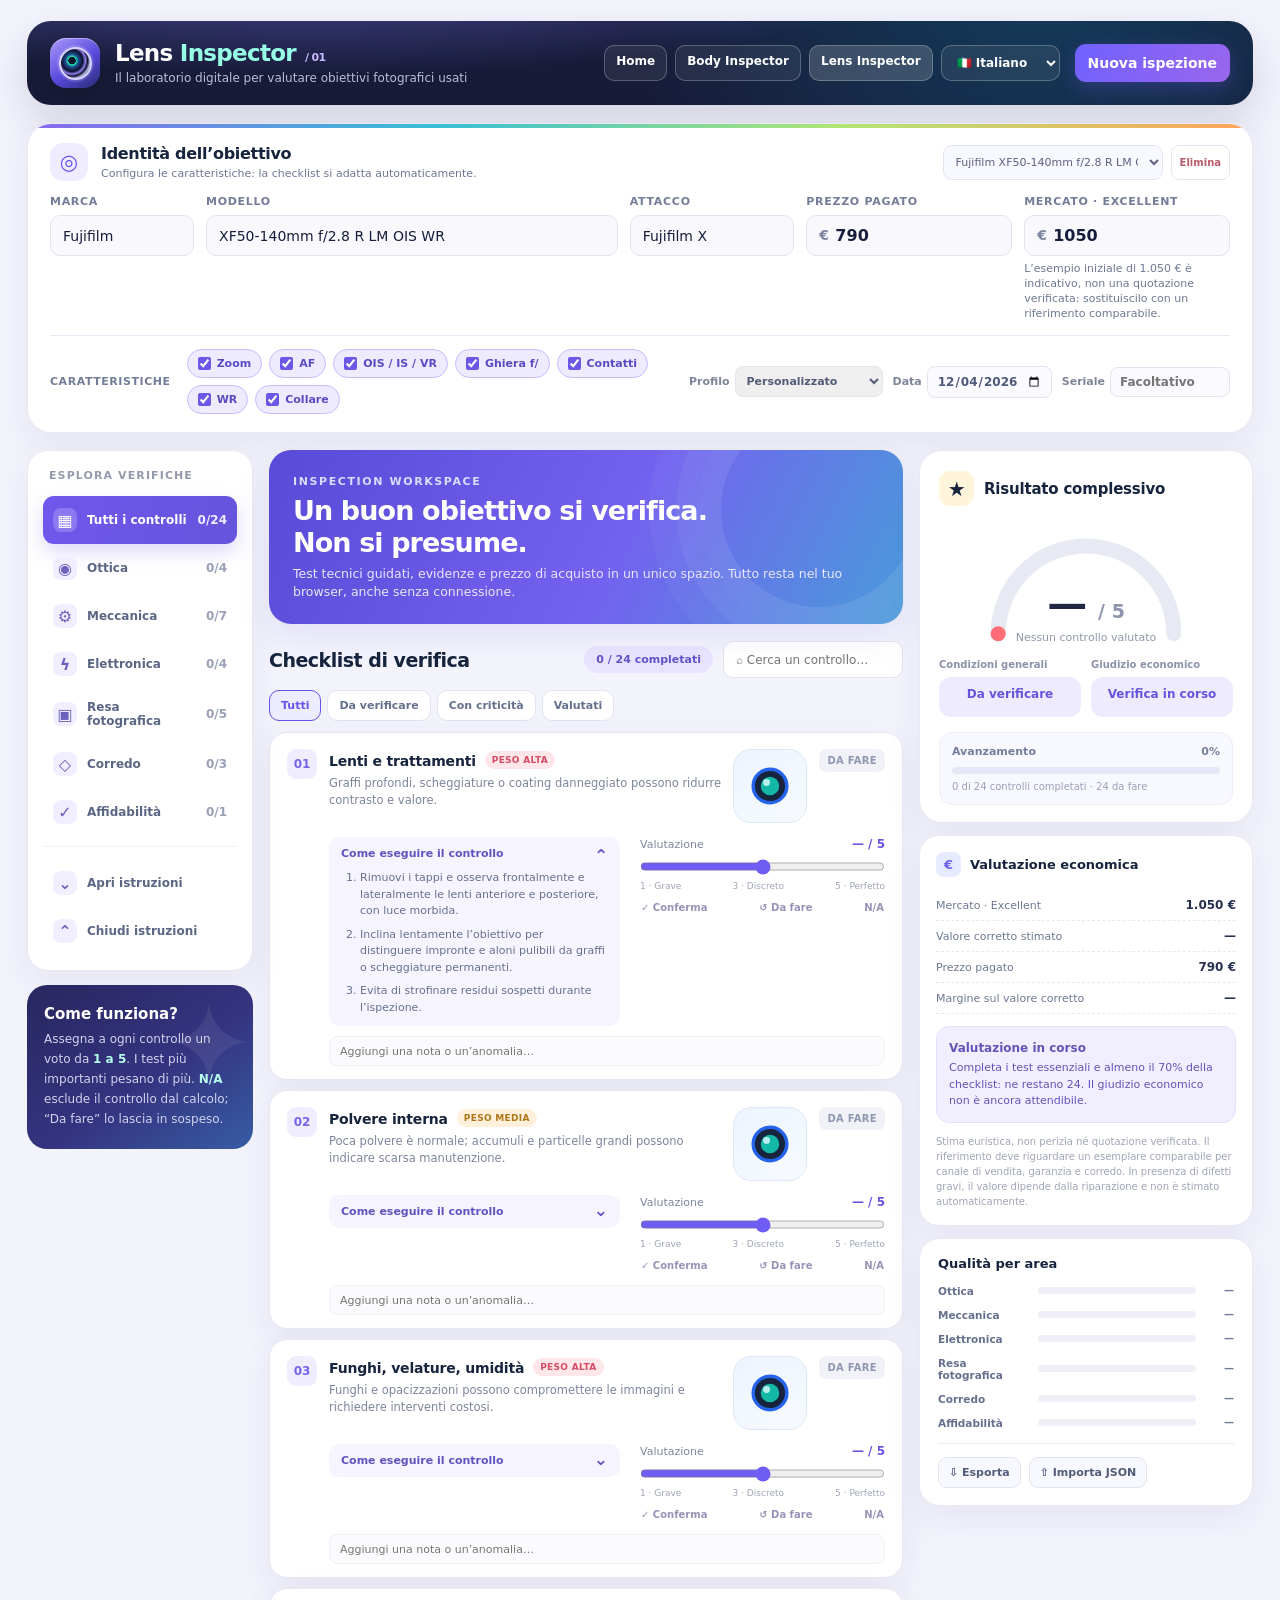
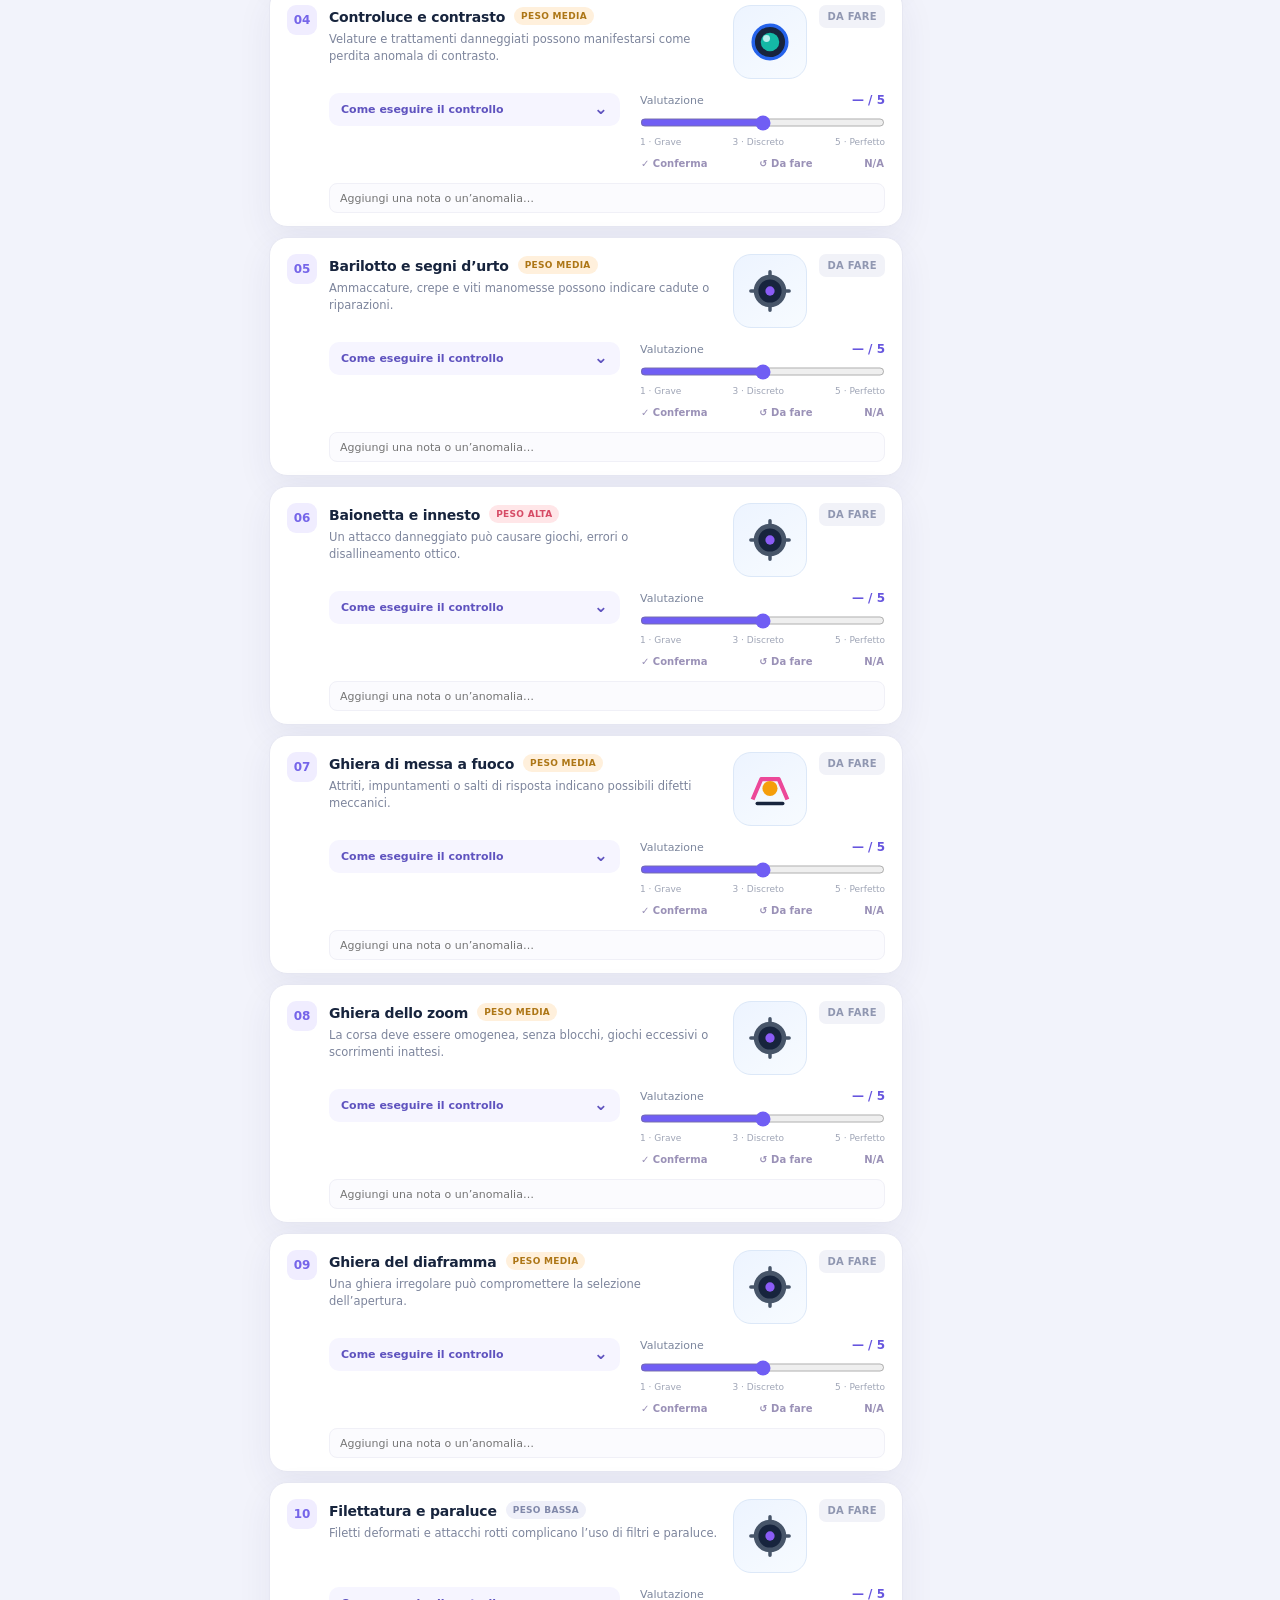
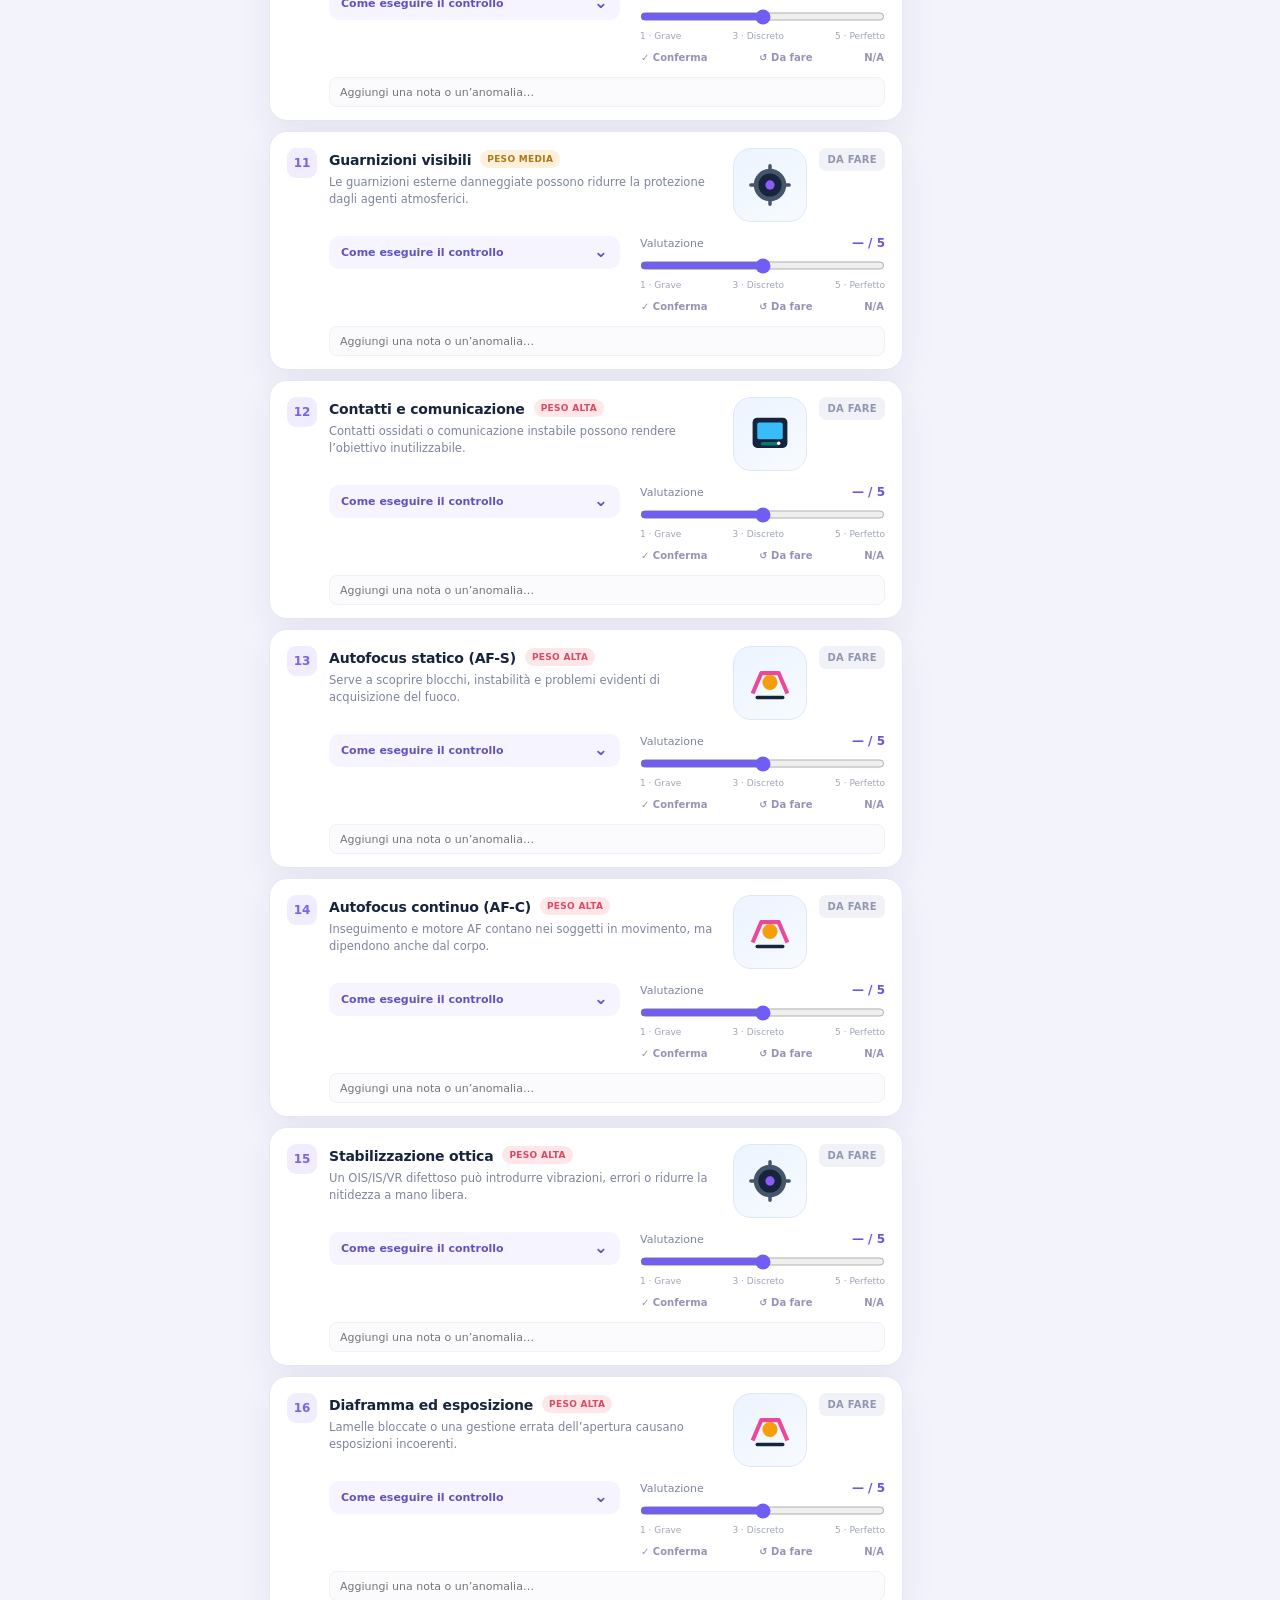
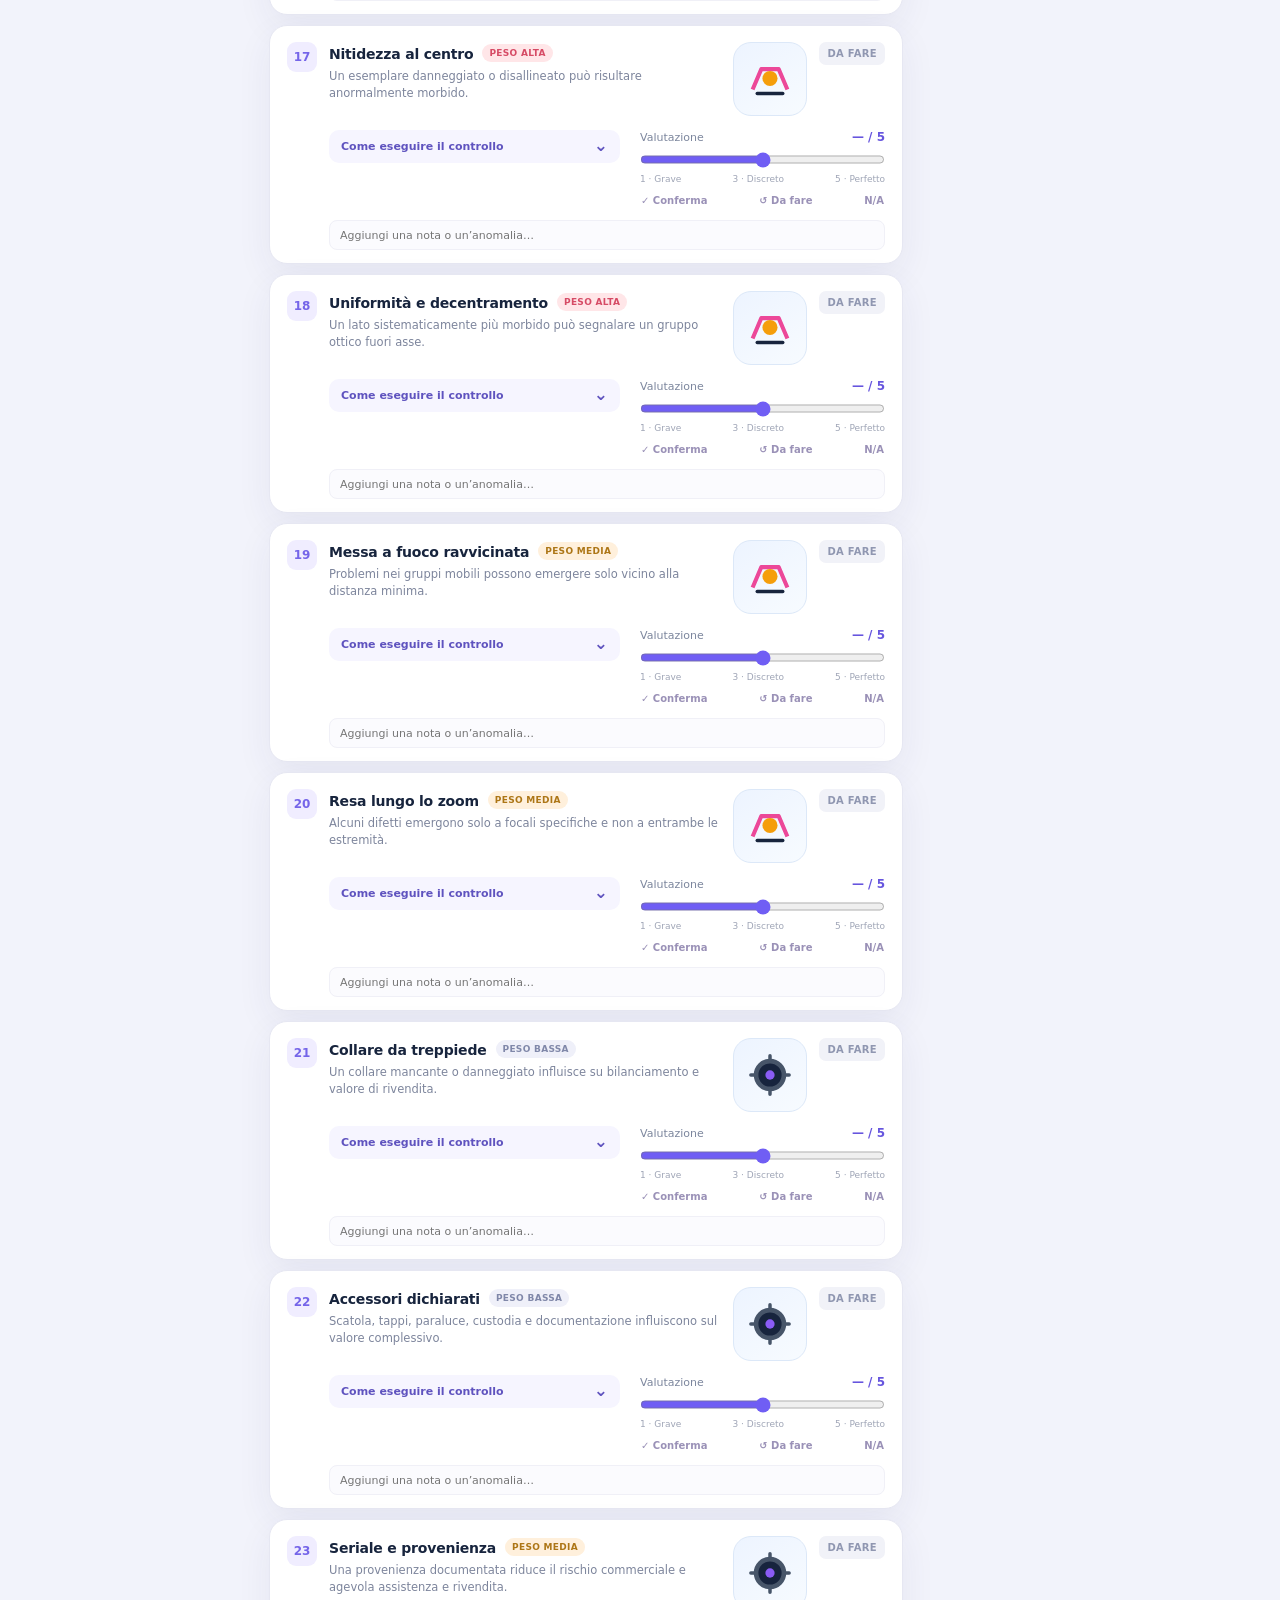
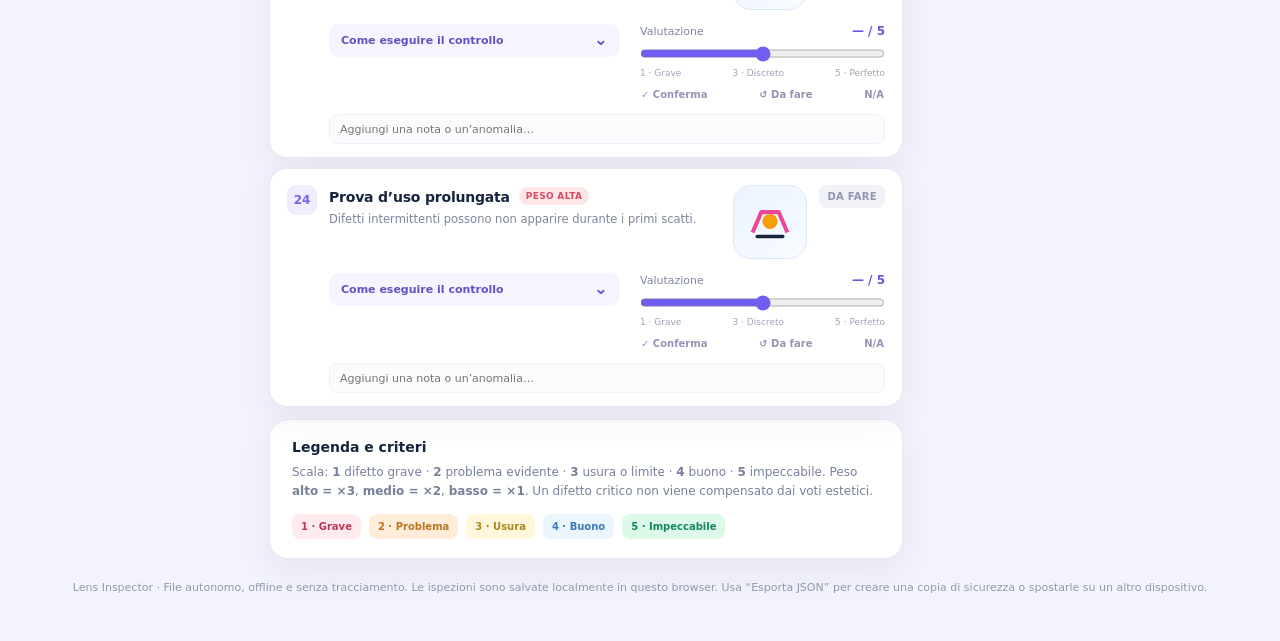
<file: lens_inspector.html>
<!doctype html>
<html lang="it">
<head>
<meta charset="utf-8">
<meta name="viewport" content="width=device-width,initial-scale=1">
<meta name="theme-color" content="#14182f">
<meta name="description" content="Lens Inspector: checklist universale e valutazione economica per obiettivi fotografici usati. Tutto offline, senza servizi esterni.">
<link rel="manifest" href="site.webmanifest">
<link rel="icon" href="assets/logo.svg" type="image/svg+xml">
<link rel="stylesheet" href="shared.css">
<script src="shared.js" defer></script>
<title>Lens Inspector — Valuta un obiettivo usato</title>
<style>
:root{--ink:#171e3b;--muted:#6e7892;--line:#e8e9f4;--canvas:#f2f3fb;--white:#fff;--violet:#6454ef;--teal:#00bfa6;--coral:#ff6b79;--orange:#f4a54d;--radius:20px;--shadow:0 12px 36px rgba(40,47,110,.065);--shadow-hover:0 12px 38px rgba(66,58,150,.13);font-family:Inter,-apple-system,BlinkMacSystemFont,"Segoe UI",Arial,sans-serif;font-synthesis:none;color:var(--ink)}
*{box-sizing:border-box}html{scroll-behavior:smooth}body{margin:0;background:var(--canvas);font-size:14px;-webkit-font-smoothing:antialiased}button,input,select,textarea{font:inherit}button{cursor:pointer}button:focus-visible,input:focus-visible,select:focus-visible,summary:focus-visible{outline:3px solid #9e97ff;outline-offset:2px}button:disabled{opacity:.55;cursor:not-allowed}a{color:inherit}h1,h2,h3,p{margin-top:0}.sr-only{position:absolute!important;width:1px;height:1px;padding:0;margin:-1px;overflow:hidden;clip:rect(0,0,0,0);white-space:nowrap;border:0}.app{max-width:1920px;margin:0 auto;padding:21px 27px 44px}
.topbar{border-radius:24px;background:#171b38;color:white;min-height:83px;display:flex;align-items:center;justify-content:space-between;gap:15px;padding:17px 23px;box-shadow:0 18px 42px rgba(33,30,87,.14);position:relative;overflow:hidden}.topbar:before{content:"";position:absolute;inset:0;pointer-events:none;background:radial-gradient(ellipse at 23% -210%,#847aff 0,transparent 63%),radial-gradient(circle at 83% -120%,#0aa7cc44 0,transparent 42%)}.top-brand,.top-actions{position:relative;z-index:1;display:flex;align-items:center;gap:15px}.top-brand{min-width:0}.brandmark{width:50px;height:50px;border-radius:16px;background:linear-gradient(145deg,#ad9bff,#5949db 55%,#272c75);display:grid;place-items:center;box-shadow:inset 0 1px #ffffff66,0 8px 22px #0002;flex-shrink:0}.mini-lens{width:33px;height:33px;border-radius:50%;background:radial-gradient(circle at 38% 40%,#011829 0 14%,#1ee4b5 16%,#1d4b8d 26%,#0e102d 43%,#8e7fee 54%,#11122c 62%,#bec8fc 73%,#13152c 78%);border:2px solid #d9d3ff;box-shadow:0 0 0 2px #ffffff25}.brand-name{font-weight:850;font-size:23px;letter-spacing:-.7px;line-height:1.1}.brand-name em{font-style:normal;color:#96ffe6}.brand-sub{font-size:12px;color:#babdda;margin-top:5px}.top-actions{flex-wrap:wrap;justify-content:flex-end}.top-btn{border:1px solid #7c81a8;background:#ffffff0c;color:#fff;border-radius:11px;min-height:38px;padding:9px 13px;font-weight:700;white-space:nowrap;transition:background .15s}.top-btn:hover{background:#ffffff20}.top-btn.primary{border:0;background:linear-gradient(120deg,#7061ff,#9a66ed);box-shadow:0 6px 20px #6354de55}.top-btn.ghost{padding:9px 11px}.status-dot{display:inline-block;width:7px;height:7px;border-radius:50%;background:#4de8a7;margin-right:7px}
.profile{margin-top:18px;background:white;border:1px solid var(--line);border-radius:24px;padding:19px 22px 18px;box-shadow:var(--shadow);position:relative;overflow:hidden}.profile:before{content:"";position:absolute;top:0;left:0;right:0;height:4px;background:linear-gradient(90deg,#8c68ee,#37bfd5,#b2e674,#ffa35c)}.profile-top{display:flex;gap:15px;align-items:center;margin-bottom:14px}.profile-heading{display:flex;align-items:center;gap:13px;min-width:0}.profile-icon{border-radius:13px;background:#f0ecff;color:#6454ef;width:38px;height:38px;display:grid;place-items:center;font-size:21px}.profile h2{font-size:16px;letter-spacing:-.3px;margin:0}.profile .subnote{font-size:11px;color:var(--muted);margin-top:4px}.profile-actions{margin-left:auto;display:flex;gap:8px}.profile-form{display:grid;grid-template-columns:minmax(115px,.7fr) minmax(200px,2fr) minmax(125px,.8fr) repeat(2,minmax(150px,1fr));gap:12px;align-items:start}.field{min-width:0}.field label{font-size:11px;text-transform:uppercase;letter-spacing:.7px;font-weight:800;color:#747c96;display:block;margin-bottom:7px}.field input,.field select,.field textarea,.search-input{background:#f8f8fd;border:1px solid #e1e3ef;border-radius:10px;height:41px;width:100%;padding:0 12px;color:var(--ink);outline:none;transition:.15s}.field input:focus,.field select:focus,.search-input:focus,.field textarea:focus{border-color:#8d80ff;background:white;box-shadow:0 0 0 3px #8f85f91d}.field input[type=number]{font-weight:790;font-size:16px}.money{position:relative}.money::before{content:'€';position:absolute;left:13px;top:12px;color:#7c85a0;font-weight:750}.money input{padding-left:28px}.small-hint{font-size:11px;line-height:1.35;color:var(--muted);margin-top:6px}.profile-extra{margin-top:14px;padding-top:13px;border-top:1px solid var(--line);display:flex;flex-wrap:wrap;align-items:center;gap:12px}.feature-label{font-size:11px;font-weight:800;color:#737d97;text-transform:uppercase;letter-spacing:.55px;margin-right:4px}.toggle-list{display:flex;gap:7px;flex-wrap:wrap;flex:1}.feature-toggle{display:inline-flex;align-items:center;gap:6px;border:1px solid #e4e5f2;background:#f9f9fe;color:#525d7a;padding:7px 10px;border-radius:50px;font-weight:740;font-size:11px;cursor:pointer;user-select:none;transition:.15s}.feature-toggle:has(input:checked){background:#eeebff;border-color:#c5bcff;color:#584bc1}.feature-toggle input{accent-color:#6b58e8;margin:0;width:13px;height:13px}.fine-fields{display:flex;gap:10px;flex-wrap:wrap;align-items:center;margin-left:auto}.fine-fields input{width:120px;max-width:35vw;border:1px solid #e3e4f0;background:#fafaff;border-radius:8px;padding:7px 9px;font-size:12px;color:#4f5a7b}.fine-fields input[type=date]{width:125px}.fine-fields label{display:flex;align-items:center;gap:5px;color:#7f8599;font-weight:700;font-size:11px}
.workspace{display:grid;grid-template-columns:226px minmax(440px,1fr) 334px;gap:16px;margin-top:17px;align-items:start}.sidebar,.result-side{position:sticky;top:16px}.side-card{background:white;border:1px solid var(--line);border-radius:21px;padding:15px;box-shadow:var(--shadow);margin-bottom:14px}.side-heading{font-size:11px;letter-spacing:1.1px;text-transform:uppercase;color:#9599ac;font-weight:850;margin:3px 6px 14px}.nav-item{display:flex;width:100%;align-items:center;gap:10px;border:0;border-radius:11px;background:transparent;padding:12px 10px;text-align:left;color:#5b6684;font-weight:750;font-size:12px}.nav-item:hover{background:#f4f2ff}.nav-item.active{color:#fff;background:linear-gradient(105deg,#7057ed,#6554dc);box-shadow:0 8px 19px #6858e23a}.nav-icon{width:24px;height:24px;display:grid;place-items:center;border-radius:8px;background:#f1efff;font-size:16px;color:#6c61bb;flex-shrink:0}.nav-item.active .nav-icon{background:#ffffff35;color:white}.nav-count{margin-left:auto;color:#9aa0b7;font-variant-numeric:tabular-nums}.nav-item.active .nav-count{color:#efeaff}.nav-bottom{margin-top:10px;padding-top:12px;border-top:1px solid #eff0f7}.help-side{background:linear-gradient(145deg,#28275f,#353380 55%,#375ca4);color:white;border-radius:20px;padding:20px 17px;position:relative;overflow:hidden}.help-side:after{content:'✦';position:absolute;right:-2px;top:4px;font-size:110px;opacity:.075;line-height:1}.help-side h3{font-size:15px;margin:0 0 7px}.help-side p{color:#d1d2ed;font-size:12px;line-height:1.65;margin:0}.help-side strong{color:#b6ffee}
.main-area{min-width:0}.intro-panel{border-radius:22px;background:linear-gradient(116deg,#594bd7,#7362ef 55%,#4a9bda);color:white;padding:22px 24px;box-shadow:0 12px 30px #6d5ade1d;overflow:hidden;position:relative}.intro-panel:after{content:"";position:absolute;width:195px;height:195px;right:-38px;top:-63px;border:25px solid #ffffff16;border-radius:50%;box-shadow:0 0 0 20px #ffffff0c,0 0 0 47px #ffffff08}.intro-panel .eyebrow{font-size:11px;letter-spacing:1.6px;text-transform:uppercase;color:#dddaff;font-weight:800}.intro-panel h1{font-size:27px;letter-spacing:-.9px;margin:7px 0 6px;line-height:1.17;position:relative;z-index:1}.intro-panel p{line-height:1.5;color:#eae6ff;max-width:640px;font-size:12.5px;margin:0;position:relative;z-index:1}.filterbar{display:flex;align-items:center;gap:10px;flex-wrap:wrap;margin:17px 0 12px}.filterbar h2{font-size:19px;letter-spacing:-.5px;margin:0 auto 0 0}.count-chip{background:#e8e4ff;color:#6154c8;border-radius:50px;padding:7px 12px;font-weight:800;font-size:11px;white-space:nowrap}.search-input{max-width:180px;height:37px;font-size:12px;background:white}.filter-tabs{display:flex;gap:6px;flex-wrap:wrap;margin-bottom:11px}.filter-btn{border:1px solid #e1e3f1;border-radius:10px;background:#fff;color:#65708c;font-weight:720;padding:8px 11px;font-size:11px}.filter-btn.active{border-color:#5f54e7;color:#6555e8;background:#eeecff}.test-list{display:grid;gap:10px}.test-card{background:#fff;border:1px solid #e6e7f2;border-radius:18px;box-shadow:var(--shadow);padding:16px 17px 13px;transition:border-color .15s,box-shadow .15s,transform .15s}.test-card:hover{border-color:#cbc6fa;box-shadow:var(--shadow-hover)}.test-card.is-problem{border-color:#ffc9c3;background:linear-gradient(90deg,#fff9f8,#fff 30%)}.test-card.is-rated .test-index{background:linear-gradient(145deg,#6b5ceb,#8b7dff);color:white}.test-card.is-na{opacity:.68}.test-card[hidden],.empty-state[hidden]{display:none!important}.test-head{display:flex;gap:12px;align-items:flex-start}.test-index{width:30px;height:30px;display:grid;place-items:center;background:#f0edff;color:#7565e9;border-radius:9px;font-weight:830;font-size:12px;flex-shrink:0}.test-copy{min-width:0;flex:1}.test-heading{display:flex;align-items:center;gap:9px;flex-wrap:wrap}.test-heading h3{font-size:14px;margin:1px 0 0;letter-spacing:-.2px}.weight-pill{display:inline-flex;font-size:9px;padding:4px 7px;border-radius:50px;font-weight:900;letter-spacing:.3px;white-space:nowrap}.weight-pill.high{background:#ffe6e8;color:#d64b65}.weight-pill.medium{background:#fff0dc;color:#ad7616}.weight-pill.low{background:#eff0f9;color:#8088a9}.test-copy p{font-size:11.5px;color:#7d859c;line-height:1.5;margin:6px 0 0;max-width:700px}.state-label{font-size:10px;font-weight:900;letter-spacing:.3px;color:#9097b1;background:#f1f2f8;border-radius:7px;padding:6px 8px;white-space:nowrap}.state-label.ok{color:#008a69;background:#e0faf1}.state-label.warning{color:#c47015;background:#fff1dd}.state-label.bad{color:#c94256;background:#ffe6e9}.state-label.na{color:#8587a1;background:#eeeeF5}.test-work{display:grid;grid-template-columns:minmax(240px,1fr) minmax(180px,245px);gap:20px;align-items:start;margin:14px 0 0 42px}.test-actions{grid-column:2;grid-row:1}.score-top{display:flex;justify-content:space-between;align-items:center;margin-bottom:6px;font-size:11px;color:#7c869d}.score-top strong{font-size:12px;color:#6655de}.rating{display:block;width:100%;accent-color:#705ef4;cursor:pointer;margin:5px 0;height:19px;touch-action:pan-y}.rating:disabled{opacity:.35}.range-labels{display:flex;justify-content:space-between;font-size:9px;color:#9fa5b6}.score-actions{display:flex;justify-content:space-between;gap:8px;margin-top:7px}.tiny-btn{padding:4px 1px;border:0;background:transparent;color:#9a91b7;font-size:10px;font-weight:760}.tiny-btn:hover{text-decoration:underline;color:#604fe7}.steps{grid-column:1;grid-row:1;min-width:0;border-radius:10px;background:#f6f5ff;padding:10px 12px}.steps summary{list-style:none;cursor:pointer;color:#5f53bf;font-size:11px;font-weight:860;display:flex;justify-content:space-between;gap:10px}.steps summary::-webkit-details-marker{display:none}.summary-icon{font-size:17px;line-height:.7}.steps[open] .summary-icon{transform:rotate(180deg)}.steps ol{margin:10px 0 0;padding-left:19px;display:grid;gap:7px;color:#666f8b;font-size:11px;line-height:1.5}.note-line{margin:10px 0 0 42px}.note-line input{border:1px solid #f0f0f7;border-radius:8px;background:#fbfbfe;width:100%;height:30px;padding:0 10px;color:#4b5579;font-size:11px}.note-line input:focus{border-color:#a19bfa;background:white;outline:none}.empty-state{background:#fff;border:1px dashed #c8c7e9;border-radius:17px;padding:33px;color:#7b839a;text-align:center}
.result-card{background:#fff;border:1px solid var(--line);border-radius:23px;box-shadow:var(--shadow);padding:20px 19px 17px}.result-title{display:flex;align-items:center;gap:10px;font-size:15px;font-weight:840;margin-bottom:15px;letter-spacing:-.2px}.trophy{background:#fff5db;width:35px;height:35px;display:grid;place-items:center;border-radius:11px;font-size:20px}.gauge-box{display:flex;justify-content:center;align-items:center;padding:7px 0 0}.gauge{width:208px;height:116px;position:relative;overflow:hidden}.gauge-ring{width:208px;height:208px;border-radius:50%;background:conic-gradient(from 270deg,#ff6576 0deg,#f5ab51 63deg,#f3da5e 111deg,#78cf8c 155deg,#15bda6 180deg,#e7eaf3 181deg,#e7eaf3 360deg);transform:rotate(0);-webkit-mask:radial-gradient(farthest-side,transparent calc(100% - 17px),#000 calc(100% - 16px));mask:radial-gradient(farthest-side,transparent calc(100% - 17px),#000 calc(100% - 16px))}.gauge-mask{position:absolute;left:0;top:0;width:208px;height:116px;background:linear-gradient(to bottom,transparent 0,transparent 98px,#fff 100%);pointer-events:none}.gauge-needle{position:absolute;left:100px;top:99px;width:8px;height:8px;border-radius:100%;background:#243154;box-shadow:0 0 0 5px #fff,0 0 0 6px #d6daea;transform-origin:4px 4px;display:none}.gauge-over{position:absolute;left:0;right:0;bottom:0;text-align:center}.gauge-score{font-size:40px;font-weight:870;letter-spacing:-1.5px;color:#202744;line-height:1}.gauge-score small{font-size:19px;color:#8d94ac;letter-spacing:0}.gauge-caption{font-size:11px;color:#9097a9;margin-top:7px}.outcome-row{display:grid;grid-template-columns:1fr 1fr;gap:10px;margin-top:15px}.outcome{min-width:0}.outcome .label{font-size:10px;font-weight:710;color:#8b92a9;margin-bottom:7px}.outcome strong{display:block;border-radius:12px;background:#eeebff;color:#6455dc;font-weight:850;line-height:1.2;padding:10px 7px;text-align:center;font-size:12px;min-height:40px}.outcome strong.green{background:#dbf9ed;color:#0b8c65}.outcome strong.red{background:#ffe5e8;color:#c64252}.outcome strong.orange{background:#fff0dd;color:#b66f17}.coverage-box{margin-top:15px;background:#f8f8ff;border:1px solid #eeecfa;padding:12px;border-radius:13px}.coverage-label{display:flex;justify-content:space-between;font-size:11px;font-weight:800;color:#757e9b;margin-bottom:9px}.progress-track{height:7px;background:#e6e6f6;border-radius:20px;overflow:hidden}.progress-bar{height:100%;width:0;background:linear-gradient(90deg,#7764eb,#29c0c8);border-radius:20px;transition:width .2s}.coverage-caption{font-size:10px;color:#9aa1b8;margin-top:7px}.financial{background:#fff;border:1px solid var(--line);border-radius:20px;padding:16px;margin-top:12px;box-shadow:var(--shadow)}.panel-h{display:flex;align-items:center;gap:9px;margin-bottom:13px;font-weight:850;font-size:13px}.panel-h .dot{width:25px;height:25px;display:grid;place-items:center;border-radius:8px;background:#e8eaff;color:#6c60e7}.fin-row{display:flex;justify-content:space-between;align-items:baseline;gap:8px;padding:8px 0;font-size:11px;color:#6e7892;border-bottom:1px dashed #e7e8f2}.fin-row strong{color:#283151;font-size:12px;text-align:right;white-space:nowrap}.fin-row:last-of-type{border-bottom:0}.fin-row .profit{color:#02a378}.fin-row .loss{color:#e05a6b}.verdict-banner{margin-top:12px;background:#edf9f2;border-radius:13px;padding:12px;color:#137950;font-size:11px;line-height:1.5;border:1px solid #d5efdf}.verdict-banner.alert{background:#fff0ed;color:#a84844;border-color:#ffe0dc}.verdict-banner.wait{background:#f1efff;color:#6553b7;border-color:#e5e1ff}.verdict-banner b{display:block;font-size:12px;margin-bottom:3px}.fineprint{font-size:10px;line-height:1.5;color:#a0a5b7;margin:11px 0 0}.category-panel{background:#fff;border:1px solid var(--line);border-radius:21px;padding:17px 18px;margin-top:12px;box-shadow:var(--shadow)}.category-panel h3{font-size:13px;margin:0 0 14px}.category-line{display:grid;grid-template-columns:92px 1fr 30px;align-items:center;gap:8px;margin:12px 0;font-size:10.5px;color:#66708e;font-weight:720}.catbar{border-radius:20px;background:#eff0f7;height:7px;overflow:hidden}.catfill{width:0%;height:100%;background:var(--fill,#7767ed);border-radius:20px;transition:width .2s}.category-line strong{font-size:10px;text-align:right;color:#707993}.bottom-panel{background:white;border:1px solid var(--line);border-radius:19px;padding:19px 22px;margin-top:12px;box-shadow:var(--shadow)}.bottom-panel h3{font-size:14px;margin:0 0 8px}.bottom-panel p{font-size:12px;color:#77809b;line-height:1.6;margin:0}.legend-row{display:flex;flex-wrap:wrap;gap:8px;margin-top:13px}.legend-badge{border-radius:8px;padding:7px 9px;font-size:10px;font-weight:800}.legend-badge:nth-child(1){background:#ffebee;color:#bb3856}.legend-badge:nth-child(2){background:#ffedda;color:#bc7523}.legend-badge:nth-child(3){background:#fff6db;color:#a68a25}.legend-badge:nth-child(4){background:#eaf5fc;color:#377cb7}.legend-badge:nth-child(5){background:#ddf9e8;color:#158862}.footer{font-size:11px;color:#9399ab;text-align:center;padding:20px 10px 0;line-height:1.6}.toast{position:fixed;bottom:22px;right:24px;background:#24284a;color:#fff;font-size:12px;font-weight:720;padding:13px 18px;border-radius:12px;box-shadow:0 16px 32px #11162a55;z-index:20;max-width:min(400px,calc(100vw - 40px));transition:opacity .18s;pointer-events:none}.toast[hidden]{display:none}.print-only{display:none}
@media (min-width:1500px){.workspace{grid-template-columns:245px minmax(500px,1fr) 355px;gap:20px}.profile-form{gap:17px}.test-work{grid-template-columns:minmax(350px,1fr) minmax(200px,275px)}.test-card{padding:19px 20px 15px}.test-copy p{font-size:12px}.steps ol{font-size:11.5px}}
@media (max-width:1260px){.workspace{grid-template-columns:195px minmax(0,1fr)}.result-side{position:static;grid-column:2;display:grid;grid-template-columns:1fr 1fr;gap:12px}.result-side .result-card{grid-row:span 2}.result-side .financial,.result-side .category-panel{margin-top:0}.profile-form{grid-template-columns:minmax(110px,1fr) minmax(210px,2fr) repeat(2,minmax(135px,1fr))}.field.mount-field{grid-column:span 1}.result-side .category-panel{grid-column:2}.sidebar{top:14px}}
@media (max-width:850px){.app{padding:12px}.topbar{flex-wrap:wrap;gap:12px}.top-actions{width:100%;justify-content:flex-start}.profile-form{grid-template-columns:repeat(2,minmax(0,1fr))}.model-field{grid-column:span 1}.workspace{grid-template-columns:1fr}.sidebar{position:static;display:block}.side-card{padding:10px;margin-bottom:0}.side-heading{margin-bottom:6px}.nav-list{display:flex;overflow-x:auto;gap:5px;padding-bottom:2px}.nav-item{white-space:nowrap;width:auto;flex-shrink:0}.nav-bottom{display:none}.help-side{display:none}.main-area{grid-row:2}.result-side{grid-row:3;grid-column:1}.test-work{grid-template-columns:minmax(210px,1fr) minmax(180px,230px)}}
@media (max-width:620px){.app{padding:8px}.topbar{padding:14px;border-radius:17px}.brand-name{font-size:21px}.top-btn{padding:8px 9px;font-size:11px}.profile{padding:16px 13px;border-radius:17px}.profile-form{grid-template-columns:repeat(2,minmax(0,1fr));gap:10px}.model-field{grid-column:span 2}.profile-heading{gap:8px}.fine-fields{margin-left:0}.profile-extra{align-items:flex-start;flex-direction:column}.fine-fields input{max-width:none}.workspace{gap:12px;margin-top:12px}.intro-panel{padding:18px;border-radius:17px}.intro-panel h1{font-size:23px}.filterbar h2{font-size:16px}.search-input{max-width:145px}.test-card{padding:13px}.test-heading h3{font-size:13px}.test-head{gap:8px}.test-copy p{font-size:11px}.test-index{width:25px;height:26px}.state-label{font-size:9px}.test-work{display:flex;flex-direction:column;gap:12px;margin:12px 0 0 0}.test-actions,.steps{width:100%}.test-actions{order:1}.steps{order:2}.note-line{margin:10px 0 0}.result-side{display:block}.result-side .financial,.result-side .category-panel{margin-top:12px}.bottom-panel{padding:16px}.filter-tabs{gap:4px}.filter-btn{padding:7px 8px;font-size:10px}}
@media (max-width:850px){.workspace{grid-template-columns:minmax(0,1fr)}.sidebar,.main-area,.result-side{min-width:0;max-width:100%}.nav-list{max-width:100%}}
@media (max-width:620px){.profile-top{flex-direction:column;align-items:stretch;gap:10px}.profile-actions{margin:0;align-self:flex-start;max-width:100%}.profile-heading{min-width:0}.profile-heading>div:last-child{min-width:0}.profile-actions select{max-width:calc(100vw - 115px)!important}}
@media print{@page{size:A4;margin:12mm}body{background:white!important;color:#111}.app{max-width:none;padding:0}.topbar{background:white!important;color:#111;box-shadow:none;border-radius:0;border-bottom:2px solid #777;padding:4px 0 9px;min-height:0}.topbar:before,.top-actions,.sidebar,.filterbar,.filter-tabs,.profile-actions,.profile-extra,.test-actions input,.score-actions,.note-line input,.bottom-panel,.footer,.toast{display:none!important}.brand-name,.brand-name em{color:#111!important}.brand-sub{color:#777}.brandmark{display:none}.profile{box-shadow:none;padding:10px 0;border:0}.profile-form{grid-template-columns:repeat(5,1fr);gap:5px}.profile-form input,.profile-form select{border:0!important;background:white!important;padding:0;height:22px;font-size:12px!important;color:#111}.money:before{display:none}.money input{padding:0}.workspace{display:block}.intro-panel{display:none}.main-area{display:contents}.result-side{position:static;display:block}.result-card,.financial,.category-panel{border:1px solid #ddd;box-shadow:none;margin:5px 0;padding:10px;break-inside:avoid}.gauge-box{display:none}.gauge-score{font-size:23px}.test-list{display:block}.test-card{border:1px solid #ddd;box-shadow:none!important;margin:7px 0;padding:9px 11px;break-inside:avoid}.test-work{display:block;margin:4px 0 0}.steps{display:block;padding:2px 8px;background:#f7f7f7}.steps summary{display:none}.steps ol{display:block;margin:4px 0;font-size:10px}.steps li{margin:2px 0}.score-top{display:flex}.score-top strong{color:#000}.note-line{display:none}.print-only{display:block}.test-card[hidden]{display:block!important}.category-panel{display:none}.test-head .test-copy p{font-size:10px;margin:3px 0}.test-card h3{font-size:12px}.test-card .test-actions{float:right;max-width:100px;margin-left:10px}.test-work .test-actions{display:block}.test-actions .range-labels,.test-actions .rating{display:none}.print-note{display:block;font-size:10px;margin:4px 0;color:#555}.result-side{page-break-before:always}.profile-extra{display:none}}
</style>
<style>
.inspection-actions{display:flex;align-items:center;gap:8px;margin-top:14px;padding-top:13px;border-top:1px solid var(--line)}
.inspection-actions button,.export-menu summary{border:1px solid #e3e4f1;border-radius:9px;background:#f8f8ff;color:#525b78;padding:8px 10px;font:inherit;font-size:11px;font-weight:800;cursor:pointer;list-style:none}
.inspection-actions button:hover,.export-menu summary:hover{border-color:#b9b4f7;background:#f0efff;color:#3d3a9c}
.export-menu{position:relative}
.export-menu summary::-webkit-details-marker{display:none}
.export-options{position:absolute;z-index:5;bottom:calc(100% + 6px);left:0;display:grid;gap:5px;min-width:92px;padding:6px;background:#fff;border:1px solid var(--line);border-radius:11px;box-shadow:var(--shadow)}
.export-options button{width:100%;text-align:left;background:#fff;border:0;padding:7px 8px}
@media (max-width:620px){.inspection-actions{flex-wrap:wrap}.export-options{bottom:auto;top:calc(100% + 6px)}}
</style>
</head>
<body data-tool="lens">
<div class="app">
<header class="topbar">
  <div class="top-brand"><div class="brandmark"><div class="mini-lens"></div></div><div><div class="brand-name">Lens <em>Inspector</em><span style="font-size:11px;font-weight:700;color:#c7baff;margin-left:9px">/ 01</span></div><div class="brand-sub">Il laboratorio digitale per valutare obiettivi fotografici usati</div></div></div>
  <div class="top-actions"><button class="top-btn primary" id="newBtn" type="button">＋ Nuova ispezione</button><input type="file" id="importInput" accept=".json,application/json" hidden></div>
</header>
<section class="profile" aria-label="Dati dell'obiettivo">
  <div class="profile-top"><div class="profile-heading"><span class="profile-icon">◎</span><div><h2>Identità dell’obiettivo</h2><div class="subnote">Configura le caratteristiche: la checklist si adatta automaticamente.</div></div></div><div class="profile-actions"><select id="inspectionSelect" title="Scegli un’ispezione salvata" aria-label="Ispezione salvata" style="max-width:220px;min-height:35px;border-radius:9px;border:1px solid #e3e4f1;background:#f8f8ff;padding:0 8px;color:#5b6282;font-size:11px"></select><button type="button" id="deleteBtn" class="tiny-btn" title="Elimina l’ispezione attiva" style="padding:6px 8px;border:1px solid #e7e3f3;border-radius:8px;color:#b95b69">Elimina</button></div></div>
  <div class="profile-form">
    <div class="field"><label for="brand">Marca</label><input id="brand" type="text" placeholder="Es. Fujifilm" maxlength="70"></div>
    <div class="field model-field"><label for="model">Modello</label><input id="model" type="text" placeholder="Es. XF 50-140mm f/2.8 R LM OIS WR" maxlength="130"></div>
    <div class="field mount-field"><label for="mount">Attacco</label><input id="mount" type="text" placeholder="Es. Fujifilm X" maxlength="70"></div>
    <div class="field"><label for="paid">Prezzo pagato</label><div class="money"><input id="paid" type="number" min="0" max="1000000" step="0.01" placeholder="0,00" inputmode="decimal"></div></div>
    <div class="field"><label for="market">Mercato · Excellent</label><div class="money"><input id="market" type="number" min="1" max="1000000" step="0.01" placeholder="Stima" inputmode="decimal"></div><div class="small-hint">L’esempio iniziale di 1.050 € è indicativo, non una quotazione verificata: sostituiscilo con un riferimento comparabile.</div></div>
  </div>
  <div class="profile-extra"><span class="feature-label">Caratteristiche</span><div class="toggle-list" id="featureToggles">
    <label class="feature-toggle"><input type="checkbox" data-feature-input="zoom"> Zoom</label>
    <label class="feature-toggle"><input type="checkbox" data-feature-input="af"> AF</label>
    <label class="feature-toggle"><input type="checkbox" data-feature-input="ois"> OIS / IS / VR</label>
    <label class="feature-toggle"><input type="checkbox" data-feature-input="apertureRing"> Ghiera f/</label>
    <label class="feature-toggle"><input type="checkbox" data-feature-input="contacts"> Contatti</label>
    <label class="feature-toggle"><input type="checkbox" data-feature-input="wr"> WR</label>
    <label class="feature-toggle"><input type="checkbox" data-feature-input="collar"> Collare</label>
  </div><div class="fine-fields"><label>Profilo <select id="preset" style="border:1px solid #e3e4f0;border-radius:8px;padding:7px;color:#525b78"><option value="zoom-af">Zoom moderno</option><option value="prime-af">Fisso AF</option><option value="manual">Manuale / vintage</option><option value="custom">Personalizzato</option></select></label><label>Data <input type="date" id="date"></label><label>Seriale <input type="text" id="serial" placeholder="Facoltativo" maxlength="60"></label></div></div>
</section>
<div class="workspace">
<aside class="sidebar" aria-label="Navigazione checklist"><nav class="side-card"><div class="side-heading">Esplora verifiche</div><div class="nav-list" id="navList">
  <button class="nav-item active" data-category-nav="all" type="button"><span class="nav-icon">▦</span> Tutti i controlli <span class="nav-count" data-nav-count="all">—</span></button>
  <button class="nav-item" data-category-nav="optics" type="button"><span class="nav-icon">◉</span> Ottica <span class="nav-count" data-nav-count="optics">—</span></button>
  <button class="nav-item" data-category-nav="mechanics" type="button"><span class="nav-icon">⚙</span> Meccanica <span class="nav-count" data-nav-count="mechanics">—</span></button>
  <button class="nav-item" data-category-nav="electronics" type="button"><span class="nav-icon">ϟ</span> Elettronica <span class="nav-count" data-nav-count="electronics">—</span></button>
  <button class="nav-item" data-category-nav="image" type="button"><span class="nav-icon">▣</span> Resa fotografica <span class="nav-count" data-nav-count="image">—</span></button>
  <button class="nav-item" data-category-nav="kit" type="button"><span class="nav-icon">◇</span> Corredo <span class="nav-count" data-nav-count="kit">—</span></button>
  <button class="nav-item" data-category-nav="reliability" type="button"><span class="nav-icon">✓</span> Affidabilità <span class="nav-count" data-nav-count="reliability">—</span></button>
</div><div class="nav-bottom"><button type="button" class="nav-item" id="expandAll"><span class="nav-icon">⌄</span> Apri istruzioni</button><button type="button" class="nav-item" id="collapseAll"><span class="nav-icon">⌃</span> Chiudi istruzioni</button></div></nav><div class="help-side"><h3>Come funziona?</h3><p>Assegna a ogni controllo un voto da <strong>1 a 5</strong>. I test più importanti pesano di più. <strong>N/A</strong> esclude il controllo dal calcolo; “Da fare” lo lascia in sospeso.</p></div></aside>
<main class="main-area"><section class="intro-panel"><span class="eyebrow">Inspection workspace</span><h1>Un buon obiettivo si verifica.<br>Non si presume.</h1><p>Test tecnici guidati, evidenze e prezzo di acquisto in un unico spazio. Tutto resta nel tuo browser, anche senza connessione.</p></section>
<div class="filterbar"><h2>Checklist di verifica</h2><span class="count-chip" id="countChip">0 / 0 completati</span><input class="search-input" type="search" id="search" placeholder="⌕ Cerca un controllo…" aria-label="Cerca nei controlli"></div>
<div class="filter-tabs" role="group" aria-label="Filtra per stato"><button type="button" data-status-filter="all" class="filter-btn active">Tutti</button><button type="button" data-status-filter="pending" class="filter-btn">Da verificare</button><button type="button" data-status-filter="issues" class="filter-btn">Con criticità</button><button type="button" data-status-filter="rated" class="filter-btn">Valutati</button></div>
<div class="test-list" id="tests"><article class="test-card" id="test-front" data-id="front" data-category="optics" >
      <div class="test-head">
        <span class="test-index" aria-hidden="true">01</span>
        <div class="test-copy"><div class="test-heading"><h3>Lenti e trattamenti</h3><span class="weight-pill high" title="Peso 3 nella media">PESO ALTA</span></div><p>Graffi profondi, scheggiature o coating danneggiato possono ridurre contrasto e valore.</p></div>
        <span class="state-label" id="status-front">DA FARE</span>
      </div>
      <div class="test-work">
        <div class="test-actions">
          <div class="score-top"><span>Valutazione</span><strong id="value-front">— / 5</strong></div>
          <input class="rating" id="range-front" type="range" min="1" max="5" step="1" value="3" aria-label="Punteggio per Lenti e trattamenti" />
          <div class="range-labels"><span>1 · Grave</span><span>3 · Discreto</span><span>5 · Perfetto</span></div>
          <div class="score-actions"><button type="button" class="tiny-btn confirm-btn" data-action="confirm" data-test="front" title="Conferma il valore dello slider">✓ Conferma</button><button type="button" class="tiny-btn" data-action="clear" data-test="front" title="Imposta come non verificato">↺ Da fare</button><button type="button" class="tiny-btn" data-action="na" data-test="front" title="Escludi se non applicabile">N/A</button></div>
        </div>
        <details class="steps" open><summary>Come eseguire il controllo <span class="summary-icon">⌄</span></summary><ol><li>Rimuovi i tappi e osserva frontalmente e lateralmente le lenti anteriore e posteriore, con luce morbida.</li><li>Inclina lentamente l’obiettivo per distinguere impronte e aloni pulibili da graffi o scheggiature permanenti.</li><li>Evita di strofinare residui sospetti durante l’ispezione.</li></ol></details>
      </div>
      <div class="note-line"><label class="sr-only" for="note-front">Note: Lenti e trattamenti</label><input id="note-front" data-note="front" type="text" maxlength="500" placeholder="Aggiungi una nota o un’anomalia…" autocomplete="off"/></div><p class="print-only print-note" id="print-note-front"></p>
    </article>
<article class="test-card" id="test-dust" data-id="dust" data-category="optics" >
      <div class="test-head">
        <span class="test-index" aria-hidden="true">02</span>
        <div class="test-copy"><div class="test-heading"><h3>Polvere interna</h3><span class="weight-pill medium" title="Peso 2 nella media">PESO MEDIA</span></div><p>Poca polvere è normale; accumuli e particelle grandi possono indicare scarsa manutenzione.</p></div>
        <span class="state-label" id="status-dust">DA FARE</span>
      </div>
      <div class="test-work">
        <div class="test-actions">
          <div class="score-top"><span>Valutazione</span><strong id="value-dust">— / 5</strong></div>
          <input class="rating" id="range-dust" type="range" min="1" max="5" step="1" value="3" aria-label="Punteggio per Polvere interna" />
          <div class="range-labels"><span>1 · Grave</span><span>3 · Discreto</span><span>5 · Perfetto</span></div>
          <div class="score-actions"><button type="button" class="tiny-btn confirm-btn" data-action="confirm" data-test="dust" title="Conferma il valore dello slider">✓ Conferma</button><button type="button" class="tiny-btn" data-action="clear" data-test="dust" title="Imposta come non verificato">↺ Da fare</button><button type="button" class="tiny-btn" data-action="na" data-test="dust" title="Escludi se non applicabile">N/A</button></div>
        </div>
        <details class="steps" ><summary>Come eseguire il controllo <span class="summary-icon">⌄</span></summary><ol><li>Illumina di lato con una piccola torcia, in ambiente non completamente buio.</li><li>Cerca accumuli insoliti e particelle grandi, verificando che non siano sulla superficie esterna.</li><li>Non penalizzare eccessivamente pochi puntini che diventano visibili soltanto con una luce intensa.</li></ol></details>
      </div>
      <div class="note-line"><label class="sr-only" for="note-dust">Note: Polvere interna</label><input id="note-dust" data-note="dust" type="text" maxlength="500" placeholder="Aggiungi una nota o un’anomalia…" autocomplete="off"/></div><p class="print-only print-note" id="print-note-dust"></p>
    </article>
<article class="test-card" id="test-fungus" data-id="fungus" data-category="optics" >
      <div class="test-head">
        <span class="test-index" aria-hidden="true">03</span>
        <div class="test-copy"><div class="test-heading"><h3>Funghi, velature, umidità</h3><span class="weight-pill high" title="Peso 3 nella media">PESO ALTA</span></div><p>Funghi e opacizzazioni possono compromettere le immagini e richiedere interventi costosi.</p></div>
        <span class="state-label" id="status-fungus">DA FARE</span>
      </div>
      <div class="test-work">
        <div class="test-actions">
          <div class="score-top"><span>Valutazione</span><strong id="value-fungus">— / 5</strong></div>
          <input class="rating" id="range-fungus" type="range" min="1" max="5" step="1" value="3" aria-label="Punteggio per Funghi, velature, umidità" />
          <div class="range-labels"><span>1 · Grave</span><span>3 · Discreto</span><span>5 · Perfetto</span></div>
          <div class="score-actions"><button type="button" class="tiny-btn confirm-btn" data-action="confirm" data-test="fungus" title="Conferma il valore dello slider">✓ Conferma</button><button type="button" class="tiny-btn" data-action="clear" data-test="fungus" title="Imposta come non verificato">↺ Da fare</button><button type="button" class="tiny-btn" data-action="na" data-test="fungus" title="Escludi se non applicabile">N/A</button></div>
        </div>
        <details class="steps" ><summary>Come eseguire il controllo <span class="summary-icon">⌄</span></summary><ol><li>Osserva da entrambe le estremità, variando angolo della luce e posizione di fuoco o zoom.</li><li>Cerca trame ramificate, aloni lattiginosi, segni di condensa e patine diffuse.</li><li>Se il sospetto persiste, documenta con una foto e richiedi un controllo specialistico.</li></ol></details>
      </div>
      <div class="note-line"><label class="sr-only" for="note-fungus">Note: Funghi, velature, umidità</label><input id="note-fungus" data-note="fungus" type="text" maxlength="500" placeholder="Aggiungi una nota o un’anomalia…" autocomplete="off"/></div><p class="print-only print-note" id="print-note-fungus"></p>
    </article>
<article class="test-card" id="test-flare" data-id="flare" data-category="optics" >
      <div class="test-head">
        <span class="test-index" aria-hidden="true">04</span>
        <div class="test-copy"><div class="test-heading"><h3>Controluce e contrasto</h3><span class="weight-pill medium" title="Peso 2 nella media">PESO MEDIA</span></div><p>Velature e trattamenti danneggiati possono manifestarsi come perdita anomala di contrasto.</p></div>
        <span class="state-label" id="status-flare">DA FARE</span>
      </div>
      <div class="test-work">
        <div class="test-actions">
          <div class="score-top"><span>Valutazione</span><strong id="value-flare">— / 5</strong></div>
          <input class="rating" id="range-flare" type="range" min="1" max="5" step="1" value="3" aria-label="Punteggio per Controluce e contrasto" />
          <div class="range-labels"><span>1 · Grave</span><span>3 · Discreto</span><span>5 · Perfetto</span></div>
          <div class="score-actions"><button type="button" class="tiny-btn confirm-btn" data-action="confirm" data-test="flare" title="Conferma il valore dello slider">✓ Conferma</button><button type="button" class="tiny-btn" data-action="clear" data-test="flare" title="Imposta come non verificato">↺ Da fare</button><button type="button" class="tiny-btn" data-action="na" data-test="flare" title="Escludi se non applicabile">N/A</button></div>
        </div>
        <details class="steps" ><summary>Come eseguire il controllo <span class="summary-icon">⌄</span></summary><ol><li>Fotografa una scena con una sorgente luminosa vicina al bordo dell’inquadratura.</li><li>Confronta scatti con e senza paraluce, evitando di puntare direttamente il sole.</li><li>Cerca aloni o perdita di contrasto insoliti rispetto al comportamento atteso del modello.</li></ol></details>
      </div>
      <div class="note-line"><label class="sr-only" for="note-flare">Note: Controluce e contrasto</label><input id="note-flare" data-note="flare" type="text" maxlength="500" placeholder="Aggiungi una nota o un’anomalia…" autocomplete="off"/></div><p class="print-only print-note" id="print-note-flare"></p>
    </article>
<article class="test-card" id="test-body" data-id="body" data-category="mechanics" >
      <div class="test-head">
        <span class="test-index" aria-hidden="true">05</span>
        <div class="test-copy"><div class="test-heading"><h3>Barilotto e segni d’urto</h3><span class="weight-pill medium" title="Peso 2 nella media">PESO MEDIA</span></div><p>Ammaccature, crepe e viti manomesse possono indicare cadute o riparazioni.</p></div>
        <span class="state-label" id="status-body">DA FARE</span>
      </div>
      <div class="test-work">
        <div class="test-actions">
          <div class="score-top"><span>Valutazione</span><strong id="value-body">— / 5</strong></div>
          <input class="rating" id="range-body" type="range" min="1" max="5" step="1" value="3" aria-label="Punteggio per Barilotto e segni d’urto" />
          <div class="range-labels"><span>1 · Grave</span><span>3 · Discreto</span><span>5 · Perfetto</span></div>
          <div class="score-actions"><button type="button" class="tiny-btn confirm-btn" data-action="confirm" data-test="body" title="Conferma il valore dello slider">✓ Conferma</button><button type="button" class="tiny-btn" data-action="clear" data-test="body" title="Imposta come non verificato">↺ Da fare</button><button type="button" class="tiny-btn" data-action="na" data-test="body" title="Escludi se non applicabile">N/A</button></div>
        </div>
        <details class="steps" ><summary>Come eseguire il controllo <span class="summary-icon">⌄</span></summary><ol><li>Controlla ogni lato del barilotto, soprattutto spigoli, anelli e viti.</li><li>Cerca crepe, disallineamenti, ammaccature e componenti che si muovono quando non dovrebbero.</li><li>Fotografa qualsiasi anomalia da più angolazioni.</li></ol></details>
      </div>
      <div class="note-line"><label class="sr-only" for="note-body">Note: Barilotto e segni d’urto</label><input id="note-body" data-note="body" type="text" maxlength="500" placeholder="Aggiungi una nota o un’anomalia…" autocomplete="off"/></div><p class="print-only print-note" id="print-note-body"></p>
    </article>
<article class="test-card" id="test-mount" data-id="mount" data-category="mechanics" >
      <div class="test-head">
        <span class="test-index" aria-hidden="true">06</span>
        <div class="test-copy"><div class="test-heading"><h3>Baionetta e innesto</h3><span class="weight-pill high" title="Peso 3 nella media">PESO ALTA</span></div><p>Un attacco danneggiato può causare giochi, errori o disallineamento ottico.</p></div>
        <span class="state-label" id="status-mount">DA FARE</span>
      </div>
      <div class="test-work">
        <div class="test-actions">
          <div class="score-top"><span>Valutazione</span><strong id="value-mount">— / 5</strong></div>
          <input class="rating" id="range-mount" type="range" min="1" max="5" step="1" value="3" aria-label="Punteggio per Baionetta e innesto" />
          <div class="range-labels"><span>1 · Grave</span><span>3 · Discreto</span><span>5 · Perfetto</span></div>
          <div class="score-actions"><button type="button" class="tiny-btn confirm-btn" data-action="confirm" data-test="mount" title="Conferma il valore dello slider">✓ Conferma</button><button type="button" class="tiny-btn" data-action="clear" data-test="mount" title="Imposta come non verificato">↺ Da fare</button><button type="button" class="tiny-btn" data-action="na" data-test="mount" title="Escludi se non applicabile">N/A</button></div>
        </div>
        <details class="steps" ><summary>Come eseguire il controllo <span class="summary-icon">⌄</span></summary><ol><li>Osserva usura, deformazioni e viti sulla baionetta.</li><li>Monta e smonta sulla fotocamera compatibile, senza forzare.</li><li>Verifica che il blocco scatti correttamente e che il gioco sia nella norma.</li></ol></details>
      </div>
      <div class="note-line"><label class="sr-only" for="note-mount">Note: Baionetta e innesto</label><input id="note-mount" data-note="mount" type="text" maxlength="500" placeholder="Aggiungi una nota o un’anomalia…" autocomplete="off"/></div><p class="print-only print-note" id="print-note-mount"></p>
    </article>
<article class="test-card" id="test-focusring" data-id="focusring" data-category="mechanics" >
      <div class="test-head">
        <span class="test-index" aria-hidden="true">07</span>
        <div class="test-copy"><div class="test-heading"><h3>Ghiera di messa a fuoco</h3><span class="weight-pill medium" title="Peso 2 nella media">PESO MEDIA</span></div><p>Attriti, impuntamenti o salti di risposta indicano possibili difetti meccanici.</p></div>
        <span class="state-label" id="status-focusring">DA FARE</span>
      </div>
      <div class="test-work">
        <div class="test-actions">
          <div class="score-top"><span>Valutazione</span><strong id="value-focusring">— / 5</strong></div>
          <input class="rating" id="range-focusring" type="range" min="1" max="5" step="1" value="3" aria-label="Punteggio per Ghiera di messa a fuoco" />
          <div class="range-labels"><span>1 · Grave</span><span>3 · Discreto</span><span>5 · Perfetto</span></div>
          <div class="score-actions"><button type="button" class="tiny-btn confirm-btn" data-action="confirm" data-test="focusring" title="Conferma il valore dello slider">✓ Conferma</button><button type="button" class="tiny-btn" data-action="clear" data-test="focusring" title="Imposta come non verificato">↺ Da fare</button><button type="button" class="tiny-btn" data-action="na" data-test="focusring" title="Escludi se non applicabile">N/A</button></div>
        </div>
        <details class="steps" ><summary>Come eseguire il controllo <span class="summary-icon">⌄</span></summary><ol><li>Percorri l’intera corsa della ghiera lentamente, più volte.</li><li>Verifica regolarità, assenza di sfregamenti e risposta in messa a fuoco manuale.</li><li>Sulle ottiche focus-by-wire valuta la risposta elettronica, non la presenza di fine corsa meccanici.</li></ol></details>
      </div>
      <div class="note-line"><label class="sr-only" for="note-focusring">Note: Ghiera di messa a fuoco</label><input id="note-focusring" data-note="focusring" type="text" maxlength="500" placeholder="Aggiungi una nota o un’anomalia…" autocomplete="off"/></div><p class="print-only print-note" id="print-note-focusring"></p>
    </article>
<article class="test-card" id="test-zoomring" data-id="zoomring" data-category="mechanics" data-feature="zoom">
      <div class="test-head">
        <span class="test-index" aria-hidden="true">08</span>
        <div class="test-copy"><div class="test-heading"><h3>Ghiera dello zoom</h3><span class="weight-pill medium" title="Peso 2 nella media">PESO MEDIA</span></div><p>La corsa deve essere omogenea, senza blocchi, giochi eccessivi o scorrimenti inattesi.</p></div>
        <span class="state-label" id="status-zoomring">DA FARE</span>
      </div>
      <div class="test-work">
        <div class="test-actions">
          <div class="score-top"><span>Valutazione</span><strong id="value-zoomring">— / 5</strong></div>
          <input class="rating" id="range-zoomring" type="range" min="1" max="5" step="1" value="3" aria-label="Punteggio per Ghiera dello zoom" />
          <div class="range-labels"><span>1 · Grave</span><span>3 · Discreto</span><span>5 · Perfetto</span></div>
          <div class="score-actions"><button type="button" class="tiny-btn confirm-btn" data-action="confirm" data-test="zoomring" title="Conferma il valore dello slider">✓ Conferma</button><button type="button" class="tiny-btn" data-action="clear" data-test="zoomring" title="Imposta come non verificato">↺ Da fare</button><button type="button" class="tiny-btn" data-action="na" data-test="zoomring" title="Escludi se non applicabile">N/A</button></div>
        </div>
        <details class="steps" ><summary>Come eseguire il controllo <span class="summary-icon">⌄</span></summary><ol><li>Ruota da grandangolo a tele e viceversa a velocità diverse.</li><li>Verifica che non ci siano punti duri, colpi, scatti o rumori di sfregamento.</li><li>Se il modello ha il barilotto estensibile, controlla anche eventuale zoom creep.</li></ol></details>
      </div>
      <div class="note-line"><label class="sr-only" for="note-zoomring">Note: Ghiera dello zoom</label><input id="note-zoomring" data-note="zoomring" type="text" maxlength="500" placeholder="Aggiungi una nota o un’anomalia…" autocomplete="off"/></div><p class="print-only print-note" id="print-note-zoomring"></p>
    </article>
<article class="test-card" id="test-apring" data-id="apring" data-category="mechanics" data-feature="apertureRing">
      <div class="test-head">
        <span class="test-index" aria-hidden="true">09</span>
        <div class="test-copy"><div class="test-heading"><h3>Ghiera del diaframma</h3><span class="weight-pill medium" title="Peso 2 nella media">PESO MEDIA</span></div><p>Una ghiera irregolare può compromettere la selezione dell’apertura.</p></div>
        <span class="state-label" id="status-apring">DA FARE</span>
      </div>
      <div class="test-work">
        <div class="test-actions">
          <div class="score-top"><span>Valutazione</span><strong id="value-apring">— / 5</strong></div>
          <input class="rating" id="range-apring" type="range" min="1" max="5" step="1" value="3" aria-label="Punteggio per Ghiera del diaframma" />
          <div class="range-labels"><span>1 · Grave</span><span>3 · Discreto</span><span>5 · Perfetto</span></div>
          <div class="score-actions"><button type="button" class="tiny-btn confirm-btn" data-action="confirm" data-test="apring" title="Conferma il valore dello slider">✓ Conferma</button><button type="button" class="tiny-btn" data-action="clear" data-test="apring" title="Imposta come non verificato">↺ Da fare</button><button type="button" class="tiny-btn" data-action="na" data-test="apring" title="Escludi se non applicabile">N/A</button></div>
        </div>
        <details class="steps" ><summary>Come eseguire il controllo <span class="summary-icon">⌄</span></summary><ol><li>Percorri tutti gli scatti o l’intera corsa, secondo il tipo di lente.</li><li>Controlla la corrispondenza fra posizione selezionata e apertura letta dalla fotocamera, se prevista.</li><li>Prova eventuali posizioni A, Auto e blocchi.</li></ol></details>
      </div>
      <div class="note-line"><label class="sr-only" for="note-apring">Note: Ghiera del diaframma</label><input id="note-apring" data-note="apring" type="text" maxlength="500" placeholder="Aggiungi una nota o un’anomalia…" autocomplete="off"/></div><p class="print-only print-note" id="print-note-apring"></p>
    </article>
<article class="test-card" id="test-filter" data-id="filter" data-category="mechanics" >
      <div class="test-head">
        <span class="test-index" aria-hidden="true">10</span>
        <div class="test-copy"><div class="test-heading"><h3>Filettatura e paraluce</h3><span class="weight-pill low" title="Peso 1 nella media">PESO BASSA</span></div><p>Filetti deformati e attacchi rotti complicano l’uso di filtri e paraluce.</p></div>
        <span class="state-label" id="status-filter">DA FARE</span>
      </div>
      <div class="test-work">
        <div class="test-actions">
          <div class="score-top"><span>Valutazione</span><strong id="value-filter">— / 5</strong></div>
          <input class="rating" id="range-filter" type="range" min="1" max="5" step="1" value="3" aria-label="Punteggio per Filettatura e paraluce" />
          <div class="range-labels"><span>1 · Grave</span><span>3 · Discreto</span><span>5 · Perfetto</span></div>
          <div class="score-actions"><button type="button" class="tiny-btn confirm-btn" data-action="confirm" data-test="filter" title="Conferma il valore dello slider">✓ Conferma</button><button type="button" class="tiny-btn" data-action="clear" data-test="filter" title="Imposta come non verificato">↺ Da fare</button><button type="button" class="tiny-btn" data-action="na" data-test="filter" title="Escludi se non applicabile">N/A</button></div>
        </div>
        <details class="steps" ><summary>Come eseguire il controllo <span class="summary-icon">⌄</span></summary><ol><li>Ispeziona il bordo anteriore per ammaccature o filetti deformati.</li><li>Se disponibile, avvita delicatamente un filtro della misura corretta, senza forzare.</li><li>Prova l’aggancio del paraluce compatibile.</li></ol></details>
      </div>
      <div class="note-line"><label class="sr-only" for="note-filter">Note: Filettatura e paraluce</label><input id="note-filter" data-note="filter" type="text" maxlength="500" placeholder="Aggiungi una nota o un’anomalia…" autocomplete="off"/></div><p class="print-only print-note" id="print-note-filter"></p>
    </article>
<article class="test-card" id="test-seals" data-id="seals" data-category="mechanics" data-feature="wr">
      <div class="test-head">
        <span class="test-index" aria-hidden="true">11</span>
        <div class="test-copy"><div class="test-heading"><h3>Guarnizioni visibili</h3><span class="weight-pill medium" title="Peso 2 nella media">PESO MEDIA</span></div><p>Le guarnizioni esterne danneggiate possono ridurre la protezione dagli agenti atmosferici.</p></div>
        <span class="state-label" id="status-seals">DA FARE</span>
      </div>
      <div class="test-work">
        <div class="test-actions">
          <div class="score-top"><span>Valutazione</span><strong id="value-seals">— / 5</strong></div>
          <input class="rating" id="range-seals" type="range" min="1" max="5" step="1" value="3" aria-label="Punteggio per Guarnizioni visibili" />
          <div class="range-labels"><span>1 · Grave</span><span>3 · Discreto</span><span>5 · Perfetto</span></div>
          <div class="score-actions"><button type="button" class="tiny-btn confirm-btn" data-action="confirm" data-test="seals" title="Conferma il valore dello slider">✓ Conferma</button><button type="button" class="tiny-btn" data-action="clear" data-test="seals" title="Imposta come non verificato">↺ Da fare</button><button type="button" class="tiny-btn" data-action="na" data-test="seals" title="Escludi se non applicabile">N/A</button></div>
        </div>
        <details class="steps" ><summary>Come eseguire il controllo <span class="summary-icon">⌄</span></summary><ol><li>Controlla visivamente le guarnizioni accessibili e la gomma vicino alla baionetta.</li><li>Cerca tagli, distacchi, irrigidimenti o deformazioni.</li><li>Non usare acqua per verificare la tropicalizzazione: il test domestico non certifica la tenuta.</li></ol></details>
      </div>
      <div class="note-line"><label class="sr-only" for="note-seals">Note: Guarnizioni visibili</label><input id="note-seals" data-note="seals" type="text" maxlength="500" placeholder="Aggiungi una nota o un’anomalia…" autocomplete="off"/></div><p class="print-only print-note" id="print-note-seals"></p>
    </article>
<article class="test-card" id="test-contacts" data-id="contacts" data-category="electronics" data-feature="contacts">
      <div class="test-head">
        <span class="test-index" aria-hidden="true">12</span>
        <div class="test-copy"><div class="test-heading"><h3>Contatti e comunicazione</h3><span class="weight-pill high" title="Peso 3 nella media">PESO ALTA</span></div><p>Contatti ossidati o comunicazione instabile possono rendere l’obiettivo inutilizzabile.</p></div>
        <span class="state-label" id="status-contacts">DA FARE</span>
      </div>
      <div class="test-work">
        <div class="test-actions">
          <div class="score-top"><span>Valutazione</span><strong id="value-contacts">— / 5</strong></div>
          <input class="rating" id="range-contacts" type="range" min="1" max="5" step="1" value="3" aria-label="Punteggio per Contatti e comunicazione" />
          <div class="range-labels"><span>1 · Grave</span><span>3 · Discreto</span><span>5 · Perfetto</span></div>
          <div class="score-actions"><button type="button" class="tiny-btn confirm-btn" data-action="confirm" data-test="contacts" title="Conferma il valore dello slider">✓ Conferma</button><button type="button" class="tiny-btn" data-action="clear" data-test="contacts" title="Imposta come non verificato">↺ Da fare</button><button type="button" class="tiny-btn" data-action="na" data-test="contacts" title="Escludi se non applicabile">N/A</button></div>
        </div>
        <details class="steps" ><summary>Come eseguire il controllo <span class="summary-icon">⌄</span></summary><ol><li>Controlla che i contatti non siano ossidati, sporchi o deformati.</li><li>Monta l’obiettivo e verifica riconoscimento del modello, apertura e metadati EXIF.</li><li>Scatta e ripeti montaggio e riaccensione, osservando eventuali errori intermittenti.</li></ol></details>
      </div>
      <div class="note-line"><label class="sr-only" for="note-contacts">Note: Contatti e comunicazione</label><input id="note-contacts" data-note="contacts" type="text" maxlength="500" placeholder="Aggiungi una nota o un’anomalia…" autocomplete="off"/></div><p class="print-only print-note" id="print-note-contacts"></p>
    </article>
<article class="test-card" id="test-afs" data-id="afs" data-category="electronics" data-feature="af">
      <div class="test-head">
        <span class="test-index" aria-hidden="true">13</span>
        <div class="test-copy"><div class="test-heading"><h3>Autofocus statico (AF-S)</h3><span class="weight-pill high" title="Peso 3 nella media">PESO ALTA</span></div><p>Serve a scoprire blocchi, instabilità e problemi evidenti di acquisizione del fuoco.</p></div>
        <span class="state-label" id="status-afs">DA FARE</span>
      </div>
      <div class="test-work">
        <div class="test-actions">
          <div class="score-top"><span>Valutazione</span><strong id="value-afs">— / 5</strong></div>
          <input class="rating" id="range-afs" type="range" min="1" max="5" step="1" value="3" aria-label="Punteggio per Autofocus statico (AF-S)" />
          <div class="range-labels"><span>1 · Grave</span><span>3 · Discreto</span><span>5 · Perfetto</span></div>
          <div class="score-actions"><button type="button" class="tiny-btn confirm-btn" data-action="confirm" data-test="afs" title="Conferma il valore dello slider">✓ Conferma</button><button type="button" class="tiny-btn" data-action="clear" data-test="afs" title="Imposta come non verificato">↺ Da fare</button><button type="button" class="tiny-btn" data-action="na" data-test="afs" title="Escludi se non applicabile">N/A</button></div>
        </div>
        <details class="steps" ><summary>Come eseguire il controllo <span class="summary-icon">⌄</span></summary><ol><li>Con luce buona, alterna soggetti vicini e lontani e ripeti l’operazione a più distanze.</li><li>Scatta da una posizione stabile e controlla la nitidezza del punto di fuoco sui RAW.</li><li>Ripeti eventuali errori con impostazioni AF e corpo noti per funzionare correttamente.</li></ol></details>
      </div>
      <div class="note-line"><label class="sr-only" for="note-afs">Note: Autofocus statico (AF-S)</label><input id="note-afs" data-note="afs" type="text" maxlength="500" placeholder="Aggiungi una nota o un’anomalia…" autocomplete="off"/></div><p class="print-only print-note" id="print-note-afs"></p>
    </article>
<article class="test-card" id="test-afc" data-id="afc" data-category="electronics" data-feature="af">
      <div class="test-head">
        <span class="test-index" aria-hidden="true">14</span>
        <div class="test-copy"><div class="test-heading"><h3>Autofocus continuo (AF-C)</h3><span class="weight-pill high" title="Peso 3 nella media">PESO ALTA</span></div><p>Inseguimento e motore AF contano nei soggetti in movimento, ma dipendono anche dal corpo.</p></div>
        <span class="state-label" id="status-afc">DA FARE</span>
      </div>
      <div class="test-work">
        <div class="test-actions">
          <div class="score-top"><span>Valutazione</span><strong id="value-afc">— / 5</strong></div>
          <input class="rating" id="range-afc" type="range" min="1" max="5" step="1" value="3" aria-label="Punteggio per Autofocus continuo (AF-C)" />
          <div class="range-labels"><span>1 · Grave</span><span>3 · Discreto</span><span>5 · Perfetto</span></div>
          <div class="score-actions"><button type="button" class="tiny-btn confirm-btn" data-action="confirm" data-test="afc" title="Conferma il valore dello slider">✓ Conferma</button><button type="button" class="tiny-btn" data-action="clear" data-test="afc" title="Imposta come non verificato">↺ Da fare</button><button type="button" class="tiny-btn" data-action="na" data-test="afc" title="Escludi se non applicabile">N/A</button></div>
        </div>
        <details class="steps" ><summary>Come eseguire il controllo <span class="summary-icon">⌄</span></summary><ol><li>Fotografa una persona che si avvicina a passo regolare e poi più rapidamente.</li><li>Usa tempi sufficientemente rapidi per escludere il mosso e confronta serie ripetute.</li><li>Non diagnosticare un difetto da una sola sequenza: confronta con una lente di riferimento, se possibile.</li></ol></details>
      </div>
      <div class="note-line"><label class="sr-only" for="note-afc">Note: Autofocus continuo (AF-C)</label><input id="note-afc" data-note="afc" type="text" maxlength="500" placeholder="Aggiungi una nota o un’anomalia…" autocomplete="off"/></div><p class="print-only print-note" id="print-note-afc"></p>
    </article>
<article class="test-card" id="test-ois" data-id="ois" data-category="electronics" data-feature="ois">
      <div class="test-head">
        <span class="test-index" aria-hidden="true">15</span>
        <div class="test-copy"><div class="test-heading"><h3>Stabilizzazione ottica</h3><span class="weight-pill high" title="Peso 3 nella media">PESO ALTA</span></div><p>Un OIS/IS/VR difettoso può introdurre vibrazioni, errori o ridurre la nitidezza a mano libera.</p></div>
        <span class="state-label" id="status-ois">DA FARE</span>
      </div>
      <div class="test-work">
        <div class="test-actions">
          <div class="score-top"><span>Valutazione</span><strong id="value-ois">— / 5</strong></div>
          <input class="rating" id="range-ois" type="range" min="1" max="5" step="1" value="3" aria-label="Punteggio per Stabilizzazione ottica" />
          <div class="range-labels"><span>1 · Grave</span><span>3 · Discreto</span><span>5 · Perfetto</span></div>
          <div class="score-actions"><button type="button" class="tiny-btn confirm-btn" data-action="confirm" data-test="ois" title="Conferma il valore dello slider">✓ Conferma</button><button type="button" class="tiny-btn" data-action="clear" data-test="ois" title="Imposta come non verificato">↺ Da fare</button><button type="button" class="tiny-btn" data-action="na" data-test="ois" title="Escludi se non applicabile">N/A</button></div>
        </div>
        <details class="steps" ><summary>Come eseguire il controllo <span class="summary-icon">⌄</span></summary><ol><li>Fotografa un soggetto immobile a tempi relativamente lenti, con stabilizzazione attiva e disattiva.</li><li>Confronta più serie di almeno 8–10 scatti, stessa focale e impostazioni.</li><li>Considera l’interazione con l’IBIS del corpo: cerca di isolare il contributo dell’obiettivo quando possibile.</li></ol></details>
      </div>
      <div class="note-line"><label class="sr-only" for="note-ois">Note: Stabilizzazione ottica</label><input id="note-ois" data-note="ois" type="text" maxlength="500" placeholder="Aggiungi una nota o un’anomalia…" autocomplete="off"/></div><p class="print-only print-note" id="print-note-ois"></p>
    </article>
<article class="test-card" id="test-aperture" data-id="aperture" data-category="image" >
      <div class="test-head">
        <span class="test-index" aria-hidden="true">16</span>
        <div class="test-copy"><div class="test-heading"><h3>Diaframma ed esposizione</h3><span class="weight-pill high" title="Peso 3 nella media">PESO ALTA</span></div><p>Lamelle bloccate o una gestione errata dell’apertura causano esposizioni incoerenti.</p></div>
        <span class="state-label" id="status-aperture">DA FARE</span>
      </div>
      <div class="test-work">
        <div class="test-actions">
          <div class="score-top"><span>Valutazione</span><strong id="value-aperture">— / 5</strong></div>
          <input class="rating" id="range-aperture" type="range" min="1" max="5" step="1" value="3" aria-label="Punteggio per Diaframma ed esposizione" />
          <div class="range-labels"><span>1 · Grave</span><span>3 · Discreto</span><span>5 · Perfetto</span></div>
          <div class="score-actions"><button type="button" class="tiny-btn confirm-btn" data-action="confirm" data-test="aperture" title="Conferma il valore dello slider">✓ Conferma</button><button type="button" class="tiny-btn" data-action="clear" data-test="aperture" title="Imposta come non verificato">↺ Da fare</button><button type="button" class="tiny-btn" data-action="na" data-test="aperture" title="Escludi se non applicabile">N/A</button></div>
        </div>
        <details class="steps" ><summary>Come eseguire il controllo <span class="summary-icon">⌄</span></summary><ol><li>In manuale, mantieni fissi ISO, tempo e illuminazione.</li><li>Scatta alla massima apertura, a un valore intermedio e alla minima apertura disponibile.</li><li>Controlla la variazione progressiva della luminosità; ripeti per intercettare anomalie intermittenti.</li></ol></details>
      </div>
      <div class="note-line"><label class="sr-only" for="note-aperture">Note: Diaframma ed esposizione</label><input id="note-aperture" data-note="aperture" type="text" maxlength="500" placeholder="Aggiungi una nota o un’anomalia…" autocomplete="off"/></div><p class="print-only print-note" id="print-note-aperture"></p>
    </article>
<article class="test-card" id="test-sharp" data-id="sharp" data-category="image" >
      <div class="test-head">
        <span class="test-index" aria-hidden="true">17</span>
        <div class="test-copy"><div class="test-heading"><h3>Nitidezza al centro</h3><span class="weight-pill high" title="Peso 3 nella media">PESO ALTA</span></div><p>Un esemplare danneggiato o disallineato può risultare anormalmente morbido.</p></div>
        <span class="state-label" id="status-sharp">DA FARE</span>
      </div>
      <div class="test-work">
        <div class="test-actions">
          <div class="score-top"><span>Valutazione</span><strong id="value-sharp">— / 5</strong></div>
          <input class="rating" id="range-sharp" type="range" min="1" max="5" step="1" value="3" aria-label="Punteggio per Nitidezza al centro" />
          <div class="range-labels"><span>1 · Grave</span><span>3 · Discreto</span><span>5 · Perfetto</span></div>
          <div class="score-actions"><button type="button" class="tiny-btn confirm-btn" data-action="confirm" data-test="sharp" title="Conferma il valore dello slider">✓ Conferma</button><button type="button" class="tiny-btn" data-action="clear" data-test="sharp" title="Imposta come non verificato">↺ Da fare</button><button type="button" class="tiny-btn" data-action="na" data-test="sharp" title="Escludi se non applicabile">N/A</button></div>
        </div>
        <details class="steps" ><summary>Come eseguire il controllo <span class="summary-icon">⌄</span></summary><ol><li>Fotografa un soggetto piano e dettagliato, con treppiede e autoscatto, in buona luce.</li><li>Confronta a tutta apertura e a diaframma intermedio, rifacendo la messa a fuoco.</li><li>Valuta i RAW al 100% tenendo conto della resa normalmente attesa per quel modello.</li></ol></details>
      </div>
      <div class="note-line"><label class="sr-only" for="note-sharp">Note: Nitidezza al centro</label><input id="note-sharp" data-note="sharp" type="text" maxlength="500" placeholder="Aggiungi una nota o un’anomalia…" autocomplete="off"/></div><p class="print-only print-note" id="print-note-sharp"></p>
    </article>
<article class="test-card" id="test-decenter" data-id="decenter" data-category="image" >
      <div class="test-head">
        <span class="test-index" aria-hidden="true">18</span>
        <div class="test-copy"><div class="test-heading"><h3>Uniformità e decentramento</h3><span class="weight-pill high" title="Peso 3 nella media">PESO ALTA</span></div><p>Un lato sistematicamente più morbido può segnalare un gruppo ottico fuori asse.</p></div>
        <span class="state-label" id="status-decenter">DA FARE</span>
      </div>
      <div class="test-work">
        <div class="test-actions">
          <div class="score-top"><span>Valutazione</span><strong id="value-decenter">— / 5</strong></div>
          <input class="rating" id="range-decenter" type="range" min="1" max="5" step="1" value="3" aria-label="Punteggio per Uniformità e decentramento" />
          <div class="range-labels"><span>1 · Grave</span><span>3 · Discreto</span><span>5 · Perfetto</span></div>
          <div class="score-actions"><button type="button" class="tiny-btn confirm-btn" data-action="confirm" data-test="decenter" title="Conferma il valore dello slider">✓ Conferma</button><button type="button" class="tiny-btn" data-action="clear" data-test="decenter" title="Imposta come non verificato">↺ Da fare</button><button type="button" class="tiny-btn" data-action="na" data-test="decenter" title="Escludi se non applicabile">N/A</button></div>
        </div>
        <details class="steps" ><summary>Come eseguire il controllo <span class="summary-icon">⌄</span></summary><ol><li>Fotografa una facciata o una superficie dettagliata il più possibile parallela al sensore.</li><li>Confronta zone corrispondenti nei quattro angoli, prima a tutta apertura e poi chiudendo il diaframma.</li><li>Ripeti fuoco e scatti: prospettiva, curvatura di campo e movimento possono ingannare.</li></ol></details>
      </div>
      <div class="note-line"><label class="sr-only" for="note-decenter">Note: Uniformità e decentramento</label><input id="note-decenter" data-note="decenter" type="text" maxlength="500" placeholder="Aggiungi una nota o un’anomalia…" autocomplete="off"/></div><p class="print-only print-note" id="print-note-decenter"></p>
    </article>
<article class="test-card" id="test-near" data-id="near" data-category="image" >
      <div class="test-head">
        <span class="test-index" aria-hidden="true">19</span>
        <div class="test-copy"><div class="test-heading"><h3>Messa a fuoco ravvicinata</h3><span class="weight-pill medium" title="Peso 2 nella media">PESO MEDIA</span></div><p>Problemi nei gruppi mobili possono emergere solo vicino alla distanza minima.</p></div>
        <span class="state-label" id="status-near">DA FARE</span>
      </div>
      <div class="test-work">
        <div class="test-actions">
          <div class="score-top"><span>Valutazione</span><strong id="value-near">— / 5</strong></div>
          <input class="rating" id="range-near" type="range" min="1" max="5" step="1" value="3" aria-label="Punteggio per Messa a fuoco ravvicinata" />
          <div class="range-labels"><span>1 · Grave</span><span>3 · Discreto</span><span>5 · Perfetto</span></div>
          <div class="score-actions"><button type="button" class="tiny-btn confirm-btn" data-action="confirm" data-test="near" title="Conferma il valore dello slider">✓ Conferma</button><button type="button" class="tiny-btn" data-action="clear" data-test="near" title="Imposta come non verificato">↺ Da fare</button><button type="button" class="tiny-btn" data-action="na" data-test="near" title="Escludi se non applicabile">N/A</button></div>
        </div>
        <details class="steps" ><summary>Come eseguire il controllo <span class="summary-icon">⌄</span></summary><ol><li>Fotografa soggetti vicini, fino alla distanza minima dichiarata dal produttore.</li><li>Verifica la corretta acquisizione del fuoco e l’assenza di blocchi o rumori anomali.</li><li>Non confondere la naturale limitazione della distanza minima con un difetto.</li></ol></details>
      </div>
      <div class="note-line"><label class="sr-only" for="note-near">Note: Messa a fuoco ravvicinata</label><input id="note-near" data-note="near" type="text" maxlength="500" placeholder="Aggiungi una nota o un’anomalia…" autocomplete="off"/></div><p class="print-only print-note" id="print-note-near"></p>
    </article>
<article class="test-card" id="test-zoomconsistency" data-id="zoomconsistency" data-category="image" data-feature="zoom">
      <div class="test-head">
        <span class="test-index" aria-hidden="true">20</span>
        <div class="test-copy"><div class="test-heading"><h3>Resa lungo lo zoom</h3><span class="weight-pill medium" title="Peso 2 nella media">PESO MEDIA</span></div><p>Alcuni difetti emergono solo a focali specifiche e non a entrambe le estremità.</p></div>
        <span class="state-label" id="status-zoomconsistency">DA FARE</span>
      </div>
      <div class="test-work">
        <div class="test-actions">
          <div class="score-top"><span>Valutazione</span><strong id="value-zoomconsistency">— / 5</strong></div>
          <input class="rating" id="range-zoomconsistency" type="range" min="1" max="5" step="1" value="3" aria-label="Punteggio per Resa lungo lo zoom" />
          <div class="range-labels"><span>1 · Grave</span><span>3 · Discreto</span><span>5 · Perfetto</span></div>
          <div class="score-actions"><button type="button" class="tiny-btn confirm-btn" data-action="confirm" data-test="zoomconsistency" title="Conferma il valore dello slider">✓ Conferma</button><button type="button" class="tiny-btn" data-action="clear" data-test="zoomconsistency" title="Imposta come non verificato">↺ Da fare</button><button type="button" class="tiny-btn" data-action="na" data-test="zoomconsistency" title="Escludi se non applicabile">N/A</button></div>
        </div>
        <details class="steps" ><summary>Come eseguire il controllo <span class="summary-icon">⌄</span></summary><ol><li>Ripeti un test di nitidezza a focale minima, intermedia e massima.</li><li>Confronta i risultati a tutta apertura e a diaframma intermedio.</li><li>Cerca peggioramenti improvvisi o anormalmente asimmetrici, non le normali differenze del progetto.</li></ol></details>
      </div>
      <div class="note-line"><label class="sr-only" for="note-zoomconsistency">Note: Resa lungo lo zoom</label><input id="note-zoomconsistency" data-note="zoomconsistency" type="text" maxlength="500" placeholder="Aggiungi una nota o un’anomalia…" autocomplete="off"/></div><p class="print-only print-note" id="print-note-zoomconsistency"></p>
    </article>
<article class="test-card" id="test-collar" data-id="collar" data-category="kit" data-feature="collar">
      <div class="test-head">
        <span class="test-index" aria-hidden="true">21</span>
        <div class="test-copy"><div class="test-heading"><h3>Collare da treppiede</h3><span class="weight-pill low" title="Peso 1 nella media">PESO BASSA</span></div><p>Un collare mancante o danneggiato influisce su bilanciamento e valore di rivendita.</p></div>
        <span class="state-label" id="status-collar">DA FARE</span>
      </div>
      <div class="test-work">
        <div class="test-actions">
          <div class="score-top"><span>Valutazione</span><strong id="value-collar">— / 5</strong></div>
          <input class="rating" id="range-collar" type="range" min="1" max="5" step="1" value="3" aria-label="Punteggio per Collare da treppiede" />
          <div class="range-labels"><span>1 · Grave</span><span>3 · Discreto</span><span>5 · Perfetto</span></div>
          <div class="score-actions"><button type="button" class="tiny-btn confirm-btn" data-action="confirm" data-test="collar" title="Conferma il valore dello slider">✓ Conferma</button><button type="button" class="tiny-btn" data-action="clear" data-test="collar" title="Imposta come non verificato">↺ Da fare</button><button type="button" class="tiny-btn" data-action="na" data-test="collar" title="Escludi se non applicabile">N/A</button></div>
        </div>
        <details class="steps" ><summary>Come eseguire il controllo <span class="summary-icon">⌄</span></summary><ol><li>Verifica presenza, integrità, rotazione e blocco.</li><li>Controlla piedino, vite e filettatura dell’attacco treppiede.</li><li>Accertati che il collare sia quello corretto per il modello.</li></ol></details>
      </div>
      <div class="note-line"><label class="sr-only" for="note-collar">Note: Collare da treppiede</label><input id="note-collar" data-note="collar" type="text" maxlength="500" placeholder="Aggiungi una nota o un’anomalia…" autocomplete="off"/></div><p class="print-only print-note" id="print-note-collar"></p>
    </article>
<article class="test-card" id="test-accessories" data-id="accessories" data-category="kit" >
      <div class="test-head">
        <span class="test-index" aria-hidden="true">22</span>
        <div class="test-copy"><div class="test-heading"><h3>Accessori dichiarati</h3><span class="weight-pill low" title="Peso 1 nella media">PESO BASSA</span></div><p>Scatola, tappi, paraluce, custodia e documentazione influiscono sul valore complessivo.</p></div>
        <span class="state-label" id="status-accessories">DA FARE</span>
      </div>
      <div class="test-work">
        <div class="test-actions">
          <div class="score-top"><span>Valutazione</span><strong id="value-accessories">— / 5</strong></div>
          <input class="rating" id="range-accessories" type="range" min="1" max="5" step="1" value="3" aria-label="Punteggio per Accessori dichiarati" />
          <div class="range-labels"><span>1 · Grave</span><span>3 · Discreto</span><span>5 · Perfetto</span></div>
          <div class="score-actions"><button type="button" class="tiny-btn confirm-btn" data-action="confirm" data-test="accessories" title="Conferma il valore dello slider">✓ Conferma</button><button type="button" class="tiny-btn" data-action="clear" data-test="accessories" title="Imposta come non verificato">↺ Da fare</button><button type="button" class="tiny-btn" data-action="na" data-test="accessories" title="Escludi se non applicabile">N/A</button></div>
        </div>
        <details class="steps" ><summary>Come eseguire il controllo <span class="summary-icon">⌄</span></summary><ol><li>Confronta tutto il corredo ricevuto con quanto promesso nell’annuncio.</li><li>Verifica integrità e compatibilità di tappi, paraluce e custodia.</li><li>Segna gli accessori mancanti per tenerne conto nel confronto economico.</li></ol></details>
      </div>
      <div class="note-line"><label class="sr-only" for="note-accessories">Note: Accessori dichiarati</label><input id="note-accessories" data-note="accessories" type="text" maxlength="500" placeholder="Aggiungi una nota o un’anomalia…" autocomplete="off"/></div><p class="print-only print-note" id="print-note-accessories"></p>
    </article>
<article class="test-card" id="test-provenance" data-id="provenance" data-category="kit" >
      <div class="test-head">
        <span class="test-index" aria-hidden="true">23</span>
        <div class="test-copy"><div class="test-heading"><h3>Seriale e provenienza</h3><span class="weight-pill medium" title="Peso 2 nella media">PESO MEDIA</span></div><p>Una provenienza documentata riduce il rischio commerciale e agevola assistenza e rivendita.</p></div>
        <span class="state-label" id="status-provenance">DA FARE</span>
      </div>
      <div class="test-work">
        <div class="test-actions">
          <div class="score-top"><span>Valutazione</span><strong id="value-provenance">— / 5</strong></div>
          <input class="rating" id="range-provenance" type="range" min="1" max="5" step="1" value="3" aria-label="Punteggio per Seriale e provenienza" />
          <div class="range-labels"><span>1 · Grave</span><span>3 · Discreto</span><span>5 · Perfetto</span></div>
          <div class="score-actions"><button type="button" class="tiny-btn confirm-btn" data-action="confirm" data-test="provenance" title="Conferma il valore dello slider">✓ Conferma</button><button type="button" class="tiny-btn" data-action="clear" data-test="provenance" title="Imposta come non verificato">↺ Da fare</button><button type="button" class="tiny-btn" data-action="na" data-test="provenance" title="Escludi se non applicabile">N/A</button></div>
        </div>
        <details class="steps" ><summary>Come eseguire il controllo <span class="summary-icon">⌄</span></summary><ol><li>Controlla che il numero di serie sia leggibile e coerente con documenti e inserzione.</li><li>Conserva annuncio, messaggi, ricevuta o prova di pagamento e foto dello stato alla consegna.</li><li>Verifica eventuali condizioni di reso o protezione acquisti prima della scadenza.</li></ol></details>
      </div>
      <div class="note-line"><label class="sr-only" for="note-provenance">Note: Seriale e provenienza</label><input id="note-provenance" data-note="provenance" type="text" maxlength="500" placeholder="Aggiungi una nota o un’anomalia…" autocomplete="off"/></div><p class="print-only print-note" id="print-note-provenance"></p>
    </article>
<article class="test-card" id="test-stability" data-id="stability" data-category="reliability" >
      <div class="test-head">
        <span class="test-index" aria-hidden="true">24</span>
        <div class="test-copy"><div class="test-heading"><h3>Prova d’uso prolungata</h3><span class="weight-pill high" title="Peso 3 nella media">PESO ALTA</span></div><p>Difetti intermittenti possono non apparire durante i primi scatti.</p></div>
        <span class="state-label" id="status-stability">DA FARE</span>
      </div>
      <div class="test-work">
        <div class="test-actions">
          <div class="score-top"><span>Valutazione</span><strong id="value-stability">— / 5</strong></div>
          <input class="rating" id="range-stability" type="range" min="1" max="5" step="1" value="3" aria-label="Punteggio per Prova d’uso prolungata" />
          <div class="range-labels"><span>1 · Grave</span><span>3 · Discreto</span><span>5 · Perfetto</span></div>
          <div class="score-actions"><button type="button" class="tiny-btn confirm-btn" data-action="confirm" data-test="stability" title="Conferma il valore dello slider">✓ Conferma</button><button type="button" class="tiny-btn" data-action="clear" data-test="stability" title="Imposta come non verificato">↺ Da fare</button><button type="button" class="tiny-btn" data-action="na" data-test="stability" title="Escludi se non applicabile">N/A</button></div>
        </div>
        <details class="steps" ><summary>Come eseguire il controllo <span class="summary-icon">⌄</span></summary><ol><li>Usa l’obiettivo per 20–30 minuti cambiando più volte apertura, distanza e orientamento.</li><li>Osserva blocchi, rumori anomali, errori, problemi di accensione o comunicazione.</li><li>Se possibile riprova dopo una pausa e documenta eventuali difetti riproducibili.</li></ol></details>
      </div>
      <div class="note-line"><label class="sr-only" for="note-stability">Note: Prova d’uso prolungata</label><input id="note-stability" data-note="stability" type="text" maxlength="500" placeholder="Aggiungi una nota o un’anomalia…" autocomplete="off"/></div><p class="print-only print-note" id="print-note-stability"></p>
    </article></div><div class="empty-state" id="emptyState" hidden>Nessun controllo corrisponde ai filtri selezionati.</div>
<section class="bottom-panel"><h3>Legenda e criteri</h3><p>Scala: <strong>1</strong> difetto grave · <strong>2</strong> problema evidente · <strong>3</strong> usura o limite · <strong>4</strong> buono · <strong>5</strong> impeccabile. Peso <strong>alto = ×3</strong>, <strong>medio = ×2</strong>, <strong>basso = ×1</strong>. Un difetto critico non viene compensato dai voti estetici.</p><div class="legend-row"><span class="legend-badge">1 · Grave</span><span class="legend-badge">2 · Problema</span><span class="legend-badge">3 · Usura</span><span class="legend-badge">4 · Buono</span><span class="legend-badge">5 · Impeccabile</span></div></section>
</main>
<aside class="result-side" aria-live="polite"><section class="result-card"><div class="result-title"><span class="trophy">★</span> Risultato complessivo</div><div class="gauge-box"><div class="gauge"><svg viewBox="0 0 220 125" width="208" height="118" aria-hidden="true"><defs><linearGradient id="meterGradient" x1="0" y1="0" x2="1" y2="0"><stop offset="0" stop-color="#ff6c78"/><stop offset=".35" stop-color="#ffad55"/><stop offset=".62" stop-color="#f4d65c"/><stop offset="1" stop-color="#06b994"/></linearGradient></defs><path d="M 17 112 A 93 93 0 0 1 203 112" fill="none" stroke="#e8eaf3" stroke-linecap="round" stroke-width="16"/><path id="gaugeActive" d="M 17 112 A 93 93 0 0 1 203 112" pathLength="100" stroke-dasharray="0 100" fill="none" stroke="url(#meterGradient)" stroke-linecap="round" stroke-width="16"/></svg><div class="gauge-over"><div class="gauge-score" id="scoreBig">— <small>/ 5</small></div><div class="gauge-caption" id="scoreCaption">Nessun controllo valutato</div></div></div></div><div class="outcome-row"><div class="outcome"><div class="label">Condizioni generali</div><strong id="conditionBadge">Da verificare</strong></div><div class="outcome"><div class="label">Giudizio economico</div><strong id="dealBadge">Da determinare</strong></div></div><div class="coverage-box"><div class="coverage-label"><span>Avanzamento</span><strong id="coverageText">0%</strong></div><div class="progress-track"><div class="progress-bar" id="coverageBar"></div></div><div class="coverage-caption" id="coverageCaption">Valuta i controlli applicabili.</div></div></section>
<section class="financial"><div class="panel-h"><span class="dot">€</span> Valutazione economica</div><div class="fin-row"><span>Mercato · Excellent</span><strong id="refValue">—</strong></div><div class="fin-row"><span>Valore corretto stimato</span><strong id="adjustedValue">—</strong></div><div class="fin-row"><span>Prezzo pagato</span><strong id="paidValue">—</strong></div><div class="fin-row"><span>Margine sul valore corretto</span><strong id="marginValue">—</strong></div><div class="verdict-banner wait" id="verdictBox"><b>In attesa di verifica</b><span>Compila i prezzi e i controlli per ottenere un responso.</span></div><p class="fineprint">Stima euristica, non perizia né quotazione verificata. Il riferimento deve riguardare un esemplare comparabile per canale di vendita, garanzia e corredo. In presenza di difetti gravi, il valore dipende dalla riparazione e non è stimato automaticamente.</p></section>
<section class="category-panel"><h3>Qualità per area</h3><div id="categoryBars">
<div class="category-line"><span>Ottica</span><div class="catbar"><div class="catfill" data-catbar="optics" style="--fill:#8b5cf6"></div></div><strong data-catvalue="optics">—</strong></div>
<div class="category-line"><span>Meccanica</span><div class="catbar"><div class="catfill" data-catbar="mechanics" style="--fill:#ff975a"></div></div><strong data-catvalue="mechanics">—</strong></div>
<div class="category-line"><span>Elettronica</span><div class="catbar"><div class="catfill" data-catbar="electronics" style="--fill:#20bfc4"></div></div><strong data-catvalue="electronics">—</strong></div>
<div class="category-line"><span>Resa fotografica</span><div class="catbar"><div class="catfill" data-catbar="image" style="--fill:#4877f8"></div></div><strong data-catvalue="image">—</strong></div>
<div class="category-line"><span>Corredo</span><div class="catbar"><div class="catfill" data-catbar="kit" style="--fill:#e8ae37"></div></div><strong data-catvalue="kit">—</strong></div>
<div class="category-line"><span>Affidabilità</span><div class="catbar"><div class="catfill" data-catbar="reliability" style="--fill:#e35e90"></div></div><strong data-catvalue="reliability">—</strong></div>
</div><div class="inspection-actions"><details class="export-menu"><summary><span aria-hidden="true">⇩</span> <span data-shared="exportMenu">Esporta</span></summary><div class="export-options"><button id="jsonBtn" type="button">JSON</button><button id="reportBtn" type="button">PDF</button><button id="txtBtn" type="button">TXT</button></div></details><button id="importBtn" type="button">⇧ <span data-shared="import">Importa JSON</span></button></div></section>
</aside></div>
<footer class="footer">Lens Inspector · File autonomo, offline e senza tracciamento. Le ispezioni sono salvate localmente in questo browser. Usa “Esporta JSON” per creare una copia di sicurezza o spostarle su un altro dispositivo.</footer>
</div><div class="toast" id="toast" role="status" aria-live="polite" hidden></div>
<script type="application/json" id="testData">[{"id":"front","category":"Ottica","title":"Lenti e trattamenti","weight":3,"critical":true,"why":"Graffi profondi, scheggiature o coating danneggiato possono ridurre contrasto e valore.","steps":["Rimuovi i tappi e osserva frontalmente e lateralmente le lenti anteriore e posteriore, con luce morbida.","Inclina lentamente l’obiettivo per distinguere impronte e aloni pulibili da graffi o scheggiature permanenti.","Evita di strofinare residui sospetti durante l’ispezione."]},{"id":"dust","category":"Ottica","title":"Polvere interna","weight":2,"why":"Poca polvere è normale; accumuli e particelle grandi possono indicare scarsa manutenzione.","steps":["Illumina di lato con una piccola torcia, in ambiente non completamente buio.","Cerca accumuli insoliti e particelle grandi, verificando che non siano sulla superficie esterna.","Non penalizzare eccessivamente pochi puntini che diventano visibili soltanto con una luce intensa."]},{"id":"fungus","category":"Ottica","title":"Funghi, velature, umidità","weight":3,"critical":true,"why":"Funghi e opacizzazioni possono compromettere le immagini e richiedere interventi costosi.","steps":["Osserva da entrambe le estremità, variando angolo della luce e posizione di fuoco o zoom.","Cerca trame ramificate, aloni lattiginosi, segni di condensa e patine diffuse.","Se il sospetto persiste, documenta con una foto e richiedi un controllo specialistico."]},{"id":"flare","category":"Ottica","title":"Controluce e contrasto","weight":2,"why":"Velature e trattamenti danneggiati possono manifestarsi come perdita anomala di contrasto.","steps":["Fotografa una scena con una sorgente luminosa vicina al bordo dell’inquadratura.","Confronta scatti con e senza paraluce, evitando di puntare direttamente il sole.","Cerca aloni o perdita di contrasto insoliti rispetto al comportamento atteso del modello."]},{"id":"body","category":"Meccanica","title":"Barilotto e segni d’urto","weight":2,"why":"Ammaccature, crepe e viti manomesse possono indicare cadute o riparazioni.","steps":["Controlla ogni lato del barilotto, soprattutto spigoli, anelli e viti.","Cerca crepe, disallineamenti, ammaccature e componenti che si muovono quando non dovrebbero.","Fotografa qualsiasi anomalia da più angolazioni."]},{"id":"mount","category":"Meccanica","title":"Baionetta e innesto","weight":3,"critical":true,"why":"Un attacco danneggiato può causare giochi, errori o disallineamento ottico.","steps":["Osserva usura, deformazioni e viti sulla baionetta.","Monta e smonta sulla fotocamera compatibile, senza forzare.","Verifica che il blocco scatti correttamente e che il gioco sia nella norma."]},{"id":"focusring","category":"Meccanica","title":"Ghiera di messa a fuoco","weight":2,"why":"Attriti, impuntamenti o salti di risposta indicano possibili difetti meccanici.","steps":["Percorri l’intera corsa della ghiera lentamente, più volte.","Verifica regolarità, assenza di sfregamenti e risposta in messa a fuoco manuale.","Sulle ottiche focus-by-wire valuta la risposta elettronica, non la presenza di fine corsa meccanici."]},{"id":"zoomring","category":"Meccanica","title":"Ghiera dello zoom","weight":2,"feature":"zoom","why":"La corsa deve essere omogenea, senza blocchi, giochi eccessivi o scorrimenti inattesi.","steps":["Ruota da grandangolo a tele e viceversa a velocità diverse.","Verifica che non ci siano punti duri, colpi, scatti o rumori di sfregamento.","Se il modello ha il barilotto estensibile, controlla anche eventuale zoom creep."]},{"id":"apring","category":"Meccanica","title":"Ghiera del diaframma","weight":2,"feature":"apertureRing","why":"Una ghiera irregolare può compromettere la selezione dell’apertura.","steps":["Percorri tutti gli scatti o l’intera corsa, secondo il tipo di lente.","Controlla la corrispondenza fra posizione selezionata e apertura letta dalla fotocamera, se prevista.","Prova eventuali posizioni A, Auto e blocchi."]},{"id":"filter","category":"Meccanica","title":"Filettatura e paraluce","weight":1,"why":"Filetti deformati e attacchi rotti complicano l’uso di filtri e paraluce.","steps":["Ispeziona il bordo anteriore per ammaccature o filetti deformati.","Se disponibile, avvita delicatamente un filtro della misura corretta, senza forzare.","Prova l’aggancio del paraluce compatibile."]},{"id":"seals","category":"Meccanica","title":"Guarnizioni visibili","weight":2,"feature":"wr","why":"Le guarnizioni esterne danneggiate possono ridurre la protezione dagli agenti atmosferici.","steps":["Controlla visivamente le guarnizioni accessibili e la gomma vicino alla baionetta.","Cerca tagli, distacchi, irrigidimenti o deformazioni.","Non usare acqua per verificare la tropicalizzazione: il test domestico non certifica la tenuta."]},{"id":"contacts","category":"Elettronica","title":"Contatti e comunicazione","weight":3,"critical":true,"feature":"contacts","why":"Contatti ossidati o comunicazione instabile possono rendere l’obiettivo inutilizzabile.","steps":["Controlla che i contatti non siano ossidati, sporchi o deformati.","Monta l’obiettivo e verifica riconoscimento del modello, apertura e metadati EXIF.","Scatta e ripeti montaggio e riaccensione, osservando eventuali errori intermittenti."]},{"id":"afs","category":"Elettronica","title":"Autofocus statico (AF-S)","weight":3,"critical":true,"feature":"af","why":"Serve a scoprire blocchi, instabilità e problemi evidenti di acquisizione del fuoco.","steps":["Con luce buona, alterna soggetti vicini e lontani e ripeti l’operazione a più distanze.","Scatta da una posizione stabile e controlla la nitidezza del punto di fuoco sui RAW.","Ripeti eventuali errori con impostazioni AF e corpo noti per funzionare correttamente."]},{"id":"afc","category":"Elettronica","title":"Autofocus continuo (AF-C)","weight":3,"feature":"af","why":"Inseguimento e motore AF contano nei soggetti in movimento, ma dipendono anche dal corpo.","steps":["Fotografa una persona che si avvicina a passo regolare e poi più rapidamente.","Usa tempi sufficientemente rapidi per escludere il mosso e confronta serie ripetute.","Non diagnosticare un difetto da una sola sequenza: confronta con una lente di riferimento, se possibile."]},{"id":"ois","category":"Elettronica","title":"Stabilizzazione ottica","weight":3,"feature":"ois","why":"Un OIS/IS/VR difettoso può introdurre vibrazioni, errori o ridurre la nitidezza a mano libera.","steps":["Fotografa un soggetto immobile a tempi relativamente lenti, con stabilizzazione attiva e disattiva.","Confronta più serie di almeno 8–10 scatti, stessa focale e impostazioni.","Considera l’interazione con l’IBIS del corpo: cerca di isolare il contributo dell’obiettivo quando possibile."]},{"id":"aperture","category":"Resa fotografica","title":"Diaframma ed esposizione","weight":3,"critical":true,"why":"Lamelle bloccate o una gestione errata dell’apertura causano esposizioni incoerenti.","steps":["In manuale, mantieni fissi ISO, tempo e illuminazione.","Scatta alla massima apertura, a un valore intermedio e alla minima apertura disponibile.","Controlla la variazione progressiva della luminosità; ripeti per intercettare anomalie intermittenti."]},{"id":"sharp","category":"Resa fotografica","title":"Nitidezza al centro","weight":3,"critical":true,"why":"Un esemplare danneggiato o disallineato può risultare anormalmente morbido.","steps":["Fotografa un soggetto piano e dettagliato, con treppiede e autoscatto, in buona luce.","Confronta a tutta apertura e a diaframma intermedio, rifacendo la messa a fuoco.","Valuta i RAW al 100% tenendo conto della resa normalmente attesa per quel modello."]},{"id":"decenter","category":"Resa fotografica","title":"Uniformità e decentramento","weight":3,"critical":true,"why":"Un lato sistematicamente più morbido può segnalare un gruppo ottico fuori asse.","steps":["Fotografa una facciata o una superficie dettagliata il più possibile parallela al sensore.","Confronta zone corrispondenti nei quattro angoli, prima a tutta apertura e poi chiudendo il diaframma.","Ripeti fuoco e scatti: prospettiva, curvatura di campo e movimento possono ingannare."]},{"id":"near","category":"Resa fotografica","title":"Messa a fuoco ravvicinata","weight":2,"why":"Problemi nei gruppi mobili possono emergere solo vicino alla distanza minima.","steps":["Fotografa soggetti vicini, fino alla distanza minima dichiarata dal produttore.","Verifica la corretta acquisizione del fuoco e l’assenza di blocchi o rumori anomali.","Non confondere la naturale limitazione della distanza minima con un difetto."]},{"id":"zoomconsistency","category":"Resa fotografica","title":"Resa lungo lo zoom","weight":2,"feature":"zoom","why":"Alcuni difetti emergono solo a focali specifiche e non a entrambe le estremità.","steps":["Ripeti un test di nitidezza a focale minima, intermedia e massima.","Confronta i risultati a tutta apertura e a diaframma intermedio.","Cerca peggioramenti improvvisi o anormalmente asimmetrici, non le normali differenze del progetto."]},{"id":"collar","category":"Corredo","title":"Collare da treppiede","weight":1,"feature":"collar","why":"Un collare mancante o danneggiato influisce su bilanciamento e valore di rivendita.","steps":["Verifica presenza, integrità, rotazione e blocco.","Controlla piedino, vite e filettatura dell’attacco treppiede.","Accertati che il collare sia quello corretto per il modello."]},{"id":"accessories","category":"Corredo","title":"Accessori dichiarati","weight":1,"why":"Scatola, tappi, paraluce, custodia e documentazione influiscono sul valore complessivo.","steps":["Confronta tutto il corredo ricevuto con quanto promesso nell’annuncio.","Verifica integrità e compatibilità di tappi, paraluce e custodia.","Segna gli accessori mancanti per tenerne conto nel confronto economico."]},{"id":"provenance","category":"Corredo","title":"Seriale e provenienza","weight":2,"why":"Una provenienza documentata riduce il rischio commerciale e agevola assistenza e rivendita.","steps":["Controlla che il numero di serie sia leggibile e coerente con documenti e inserzione.","Conserva annuncio, messaggi, ricevuta o prova di pagamento e foto dello stato alla consegna.","Verifica eventuali condizioni di reso o protezione acquisti prima della scadenza."]},{"id":"stability","category":"Affidabilità","title":"Prova d’uso prolungata","weight":3,"critical":true,"why":"Difetti intermittenti possono non apparire durante i primi scatti.","steps":["Usa l’obiettivo per 20–30 minuti cambiando più volte apertura, distanza e orientamento.","Osserva blocchi, rumori anomali, errori, problemi di accensione o comunicazione.","Se possibile riprova dopo una pausa e documenta eventuali difetti riproducibili."]}]</script>
<script>
'use strict';
(() => {
const TESTS=JSON.parse(document.getElementById('testData').textContent);
const $=id=>document.getElementById(id);
const cats={Ottica:'optics',Meccanica:'mechanics',Elettronica:'electronics','Resa fotografica':'image',Corredo:'kit',Affidabilità:'reliability'};
const FEATURES=['zoom','af','ois','apertureRing','contacts','wr','collar'];
const PRESETS={
 'zoom-af':{zoom:true,af:true,ois:false,apertureRing:false,contacts:true,wr:false,collar:false},
 'prime-af':{zoom:false,af:true,ois:false,apertureRing:false,contacts:true,wr:false,collar:false},
 'manual':{zoom:false,af:false,ois:false,apertureRing:true,contacts:false,wr:false,collar:false},
};
const ratingsLabel=['Grave difetto','Problema evidente','Usura / limite','Buono','Impeccabile'];
const VERSION=2, STORE='lens-inspector-database-v2';
const currency=v=>Number.isFinite(v)?new Intl.NumberFormat('it-IT',{style:'currency',currency:'EUR',maximumFractionDigits:0}).format(v):'—';
const fmt=v=>Number.isFinite(v)?v.toFixed(2).replace('.',','):'—';
const today=()=>{const d=new Date(),offset=d.getTimezoneOffset();return new Date(d.getTime()-offset*60000).toISOString().slice(0,10)};
const uid=()=> 'li-'+Date.now().toString(36)+'-'+Math.random().toString(36).slice(2,9);
const emptyLens=()=>({id:uid(),brand:'',model:'',mount:'',date:today(),serial:'',paid:'',market:'',preset:'zoom-af',features:{...PRESETS['zoom-af']},ratings:{},notes:{},updated:new Date().toISOString()});
function example(){let x=emptyLens();Object.assign(x,{brand:'Fujifilm',model:'XF50-140mm f/2.8 R LM OIS WR',mount:'Fujifilm X',paid:'790',market:'1050',preset:'custom',features:{zoom:true,af:true,ois:true,apertureRing:true,contacts:true,wr:true,collar:true}});return x}
let db,active,navCategory='all',statusFilter='all',query='',toastTimeout;
function toast(msg){$('toast').textContent=msg;$('toast').hidden=false;clearTimeout(toastTimeout);toastTimeout=setTimeout(()=>$('toast').hidden=true,3000)}
function persist(){try{db.activeId=active.id;active.updated=new Date().toISOString();localStorage.setItem(STORE,JSON.stringify(db));return true}catch(e){toast('Salvataggio locale non disponibile: esporta il JSON.');return false}}
function loadDB(){try{let v=JSON.parse(localStorage.getItem(STORE)||'null');if(v&&Array.isArray(v.items)&&v.items.length&&v.items.every(x=>x&&typeof x.id==='string'))return v}catch(e){}let x=example();return {version:VERSION,activeId:x.id,items:[x]}}
function sanitizeItem(i){const x=emptyLens();if(!i||typeof i!=='object')return x;for(const k of ['brand','model','mount','date','serial','paid','market'])if(i[k]!=null)x[k]=String(i[k]).slice(0,k==='model'?130:80);x.preset=typeof i.preset==='string'&&(['zoom-af','prime-af','manual','custom'].includes(i.preset))?i.preset:'custom';if(i.features&&typeof i.features==='object')for(let f of FEATURES)x.features[f]=Boolean(i.features[f]);if(i.ratings&&typeof i.ratings==='object')for(let t of TESTS){let z=i.ratings[t.id];if(z&&z.status==='na')x.ratings[t.id]={status:'na'};else if(z&&z.status==='rated'&&Number.isInteger(Number(z.value))&&Number(z.value)>=1&&Number(z.value)<=5)x.ratings[t.id]={status:'rated',value:Number(z.value)}}if(i.notes&&typeof i.notes==='object')for(let t of TESTS)if(typeof i.notes[t.id]==='string')x.notes[t.id]=i.notes[t.id].slice(0,500);return x}
function activeName(x){return [x.brand,x.model].filter(Boolean).join(' ')||'Ispezione senza nome'}
function chooseActive(id){const next=db.items.find(x=>x.id===id);if(!next)return;active=next;db.activeId=id;renderFields();render();persist()}
function listSaved(){const s=$('inspectionSelect');const val=active.id;s.replaceChildren();for(let x of db.items){const opt=document.createElement('option');opt.value=x.id;opt.textContent=activeName(x);s.appendChild(opt)}s.value=val}
function renderFields(){for(let k of ['brand','model','mount','date','serial','paid','market'])$(k).value=active[k]??'';$('preset').value=active.preset||'custom';for(let e of document.querySelectorAll('[data-feature-input]'))e.checked=Boolean(active.features[e.dataset.featureInput]);listSaved()}
function applies(t){return !t.feature||Boolean(active.features[t.feature])}
function state(t){return active.ratings[t.id]||null}
function isDone(t){return !!state(t)}
function isIssue(t){const r=state(t);return r?.status==='rated'&&r.value<=2}
function getMetrics(){const applicable=TESTS.filter(applies),rated=applicable.filter(t=>state(t)?.status==='rated'),done=applicable.filter(isDone);const weight=rated.reduce((a,t)=>a+t.weight,0);const average=weight?rated.reduce((a,t)=>a+t.weight*state(t).value,0)/weight:NaN;const blockers=applicable.filter(t=>{const r=state(t);return r?.status==='rated' && (t.critical&&r.value<=2||t.weight>=2&&r.value===1)});const complete=applicable.length>0&&done.length===applicable.length;const coverage=applicable.length?done.length/applicable.length:0;const missingCritical=applicable.some(t=>t.critical&&!state(t));const minRated=rated.length?Math.min(...rated.map(t=>state(t).value)):0;
 let grade='Da verificare';if(blockers.length)grade='Da revisionare';else if(rated.length>=1){grade=average>=4.85&&minRated>=4?'Mint':average>=4.5?'Excellent+':average>=4?'Excellent':average>=3.4?'Good':average>=2.7?'Fair':'Poor'}
 const usable=complete||coverage>=.7&&!missingCritical;
 const factors={Mint:1.12,'Excellent+':1.06,Excellent:1,Good:.84,Fair:.65,Poor:.45};
 const p=active.paid.trim()===''?NaN:Number(active.paid),m=active.market.trim()===''?NaN:Number(active.market);
 const validPrice=Number.isFinite(p)&&p>=0&&Number.isFinite(m)&&m>0&&p<=1000000&&m<=1000000;
 const adjusted=usable&&!blockers.length&&validPrice?m*factors[grade]:NaN;
 const margin=Number.isFinite(adjusted)?(adjusted-p)/adjusted:NaN;
 let deal='Da determinare',dealTone='';
 if(blockers.length){deal='Rischio elevato';dealTone='red'}
 else if(!usable){deal='Verifica in corso'}
 else if(!validPrice){deal='Inserisci i prezzi'}
 else if(margin>=.28){deal='Affare eccezionale';dealTone='green'}
 else if(margin>=.18){deal='Ottimo affare';dealTone='green'}
 else if(margin>=.08){deal='Buon acquisto';dealTone='green'}
 else if(margin>=-.05){deal='Prezzo corretto'}
 else if(margin>=-.18){deal='Prezzo elevato';dealTone='orange'}
 else{deal='Sconveniente';dealTone='red'}
 return{applicable,rated,done,average,coverage,blockers,complete,missingCritical,grade,usable,p,m,validPrice,adjusted,margin,deal,dealTone}
}
function updateOne(t){const el=$('test-'+t.id),rating=state(t),isApplicable=applies(t);el.hidden=!isApplicable;el.classList.toggle('is-rated',rating?.status==='rated');el.classList.toggle('is-na',rating?.status==='na');el.classList.toggle('is-problem',isIssue(t));const r=$('range-'+t.id);r.value=rating?.status==='rated'?rating.value:3;r.disabled=rating?.status==='na';r.style.setProperty('--rating',rating?.value||3);$('value-'+t.id).textContent=rating?.status==='rated'?`${rating.value} / 5 · ${ratingsLabel[rating.value-1]}`:rating?.status==='na'?'N/A':'— / 5';const badge=$('status-'+t.id);badge.className='state-label';if(!rating){badge.textContent='DA FARE'}else if(rating.status==='na'){badge.textContent='N/A';badge.classList.add('na')}else if(rating.value<=2){badge.textContent='CRITICITÀ';badge.classList.add('bad')}else if(rating.value===3){badge.textContent='USURA / LIMITE';badge.classList.add('warning')}else{badge.textContent='VERIFICATO';badge.classList.add('ok')}$('note-'+t.id).value=active.notes[t.id]||'';$('print-note-'+t.id).textContent=active.notes[t.id]?'Note: '+active.notes[t.id]:'';}
function renderDashboard(){const x=getMetrics(),avg=x.average,percent=Math.round(x.coverage*100);$('scoreBig').innerHTML=Number.isFinite(avg)?`${fmt(avg)} <small>/ 5</small>`:'— <small>/ 5</small>';$('scoreCaption').textContent=Number.isFinite(avg)?'Punteggio ponderato sui test valutati':'Nessun controllo valutato';$('gaugeActive').setAttribute('stroke-dasharray',`${Number.isFinite(avg)?Math.min(100,avg/5*100):0} 100`);$('coverageText').textContent=percent+'%';$('coverageBar').style.width=percent+'%';$('coverageCaption').textContent=`${x.done.length} di ${x.applicable.length} controlli completati · ${x.applicable.length-x.done.length} da fare`;$('countChip').textContent=`${x.done.length} / ${x.applicable.length} completati`;
 const condition=$('conditionBadge'),deal=$('dealBadge');condition.textContent=x.grade+(x.grade!=='Da verificare'&&!x.complete?' · provv.':'');condition.className=x.blockers.length?'red':x.complete?'green':'';deal.textContent=x.deal+(x.usable&&!x.complete&&!x.blockers.length?' · provv.':'');deal.className=x.dealTone;
 $('refValue').textContent=Number.isFinite(x.m)&&x.m>0?currency(x.m):'—';$('paidValue').textContent=Number.isFinite(x.p)&&x.p>=0?currency(x.p):'—';$('adjustedValue').textContent=currency(x.adjusted);const margin=$('marginValue');margin.textContent=Number.isFinite(x.margin)?`${x.margin>=0?'+':''}${(x.margin*100).toFixed(1).replace('.',',')}%`:'—';margin.className=Number.isFinite(x.margin)?x.margin>=0?'profit':'loss':'';
 const box=$('verdictBox');let title,detail,tone;if(x.blockers.length){tone='alert';title='Attenzione: controllo critico';detail=`${x.blockers.length} ${x.blockers.length===1?'problema rilevato':'problemi rilevati'} (${x.blockers.slice(0,2).map(z=>z.title).join(', ')}). Approfondire, chiedere una revisione o valutare il reso: prezzo e media non compensano il rischio.`}
 else if(!x.usable){tone='wait';title='Valutazione in corso';detail=`Completa i test essenziali e almeno il 70% della checklist: ne restano ${x.applicable.length-x.done.length}. Il giudizio economico non è ancora attendibile.`}
 else if(!x.validPrice){tone='wait';title='Prezzi da completare';detail='Inserisci un prezzo effettivamente pagato e una stima di mercato per un esemplare Excellent comparabile.'}
 else {tone=x.dealTone==='red'||x.dealTone==='orange'?'alert':x.complete?'':'wait';title=x.complete?x.deal:`${x.deal} (provvisorio)`;detail=`Valore stimato ${currency(x.adjusted)} contro ${currency(x.p)} pagati. ${x.complete?'Tutti i controlli applicabili sono stati completati.':'Il responso può cambiare con i controlli mancanti.'}`}
 box.className='verdict-banner '+tone;box.replaceChildren();const b=document.createElement('b'),span=document.createElement('span');b.textContent=title;span.textContent=detail;box.append(b,span);
 for(const [name,id] of Object.entries(cats)){const arr=x.rated.filter(t=>t.category===name),w=arr.reduce((a,t)=>a+t.weight,0),value=w?arr.reduce((a,t)=>a+t.weight*state(t).value,0)/w:NaN;document.querySelector(`[data-catbar="${id}"]`).style.width=Number.isFinite(value)?(value/5*100)+'%':'0%';document.querySelector(`[data-catvalue="${id}"]`).textContent=Number.isFinite(value)?value.toFixed(1):'—'}
 for(const c of ['all',...Object.values(cats)]){const arr=x.applicable.filter(t=>c==='all'||cats[t.category]===c),d=arr.filter(isDone).length;document.querySelector(`[data-nav-count="${c}"]`).textContent=d+'/'+arr.length}
}
function applyFilters(){let visible=0;for(let t of TESTS){const card=$('test-'+t.id);let show=applies(t)&& (navCategory==='all'||cats[t.category]===navCategory) && (!query||[t.title,t.why,...t.steps].join(' ').toLocaleLowerCase('it-IT').includes(query));const r=state(t);if(statusFilter==='pending')show=show&&!r;else if(statusFilter==='issues')show=show&&isIssue(t);else if(statusFilter==='rated')show=show&&r?.status==='rated';card.hidden=!show;if(show)visible++}$('emptyState').hidden=visible>0;}
function render(){for(let t of TESTS)updateOne(t);renderDashboard();applyFilters();listSaved()}
function updateField(field,value){active[field]=value;persist();if(field==='brand'||field==='model')listSaved();if(['paid','market'].includes(field))renderDashboard()}
function setRating(id,value){active.ratings[id]={status:'rated',value:Number(value)};persist();const t=TESTS.find(z=>z.id===id);updateOne(t);renderDashboard();applyFilters()}
function setStatus(id,status){if(status==='clear')delete active.ratings[id];else active.ratings[id]={status:'na'};persist();updateOne(TESTS.find(z=>z.id===id));renderDashboard();applyFilters()}
function exportFile(blob,name){const url=URL.createObjectURL(blob),a=document.createElement('a');a.href=url;a.download=name;document.body.append(a);a.click();a.remove();setTimeout(()=>URL.revokeObjectURL(url),3500)}
function slug(s){return String(s||'obiettivo').toLocaleLowerCase('it-IT').normalize('NFD').replace(/[\u0300-\u036f]/g,'').replace(/[^a-z0-9]+/g,'-').replace(/^-|-$/g,'').slice(0,45)||'obiettivo'}
function exported(){return{app:'Lens Inspector',version:VERSION,exportedAt:new Date().toISOString(),inspection:sanitizeItem(active),legend:'1=grave;2=problema;3=usura;4=buono;5=impeccabile; N/A=escluso'}}
function reportText(){let x=getMetrics();return ['LENS INSPECTOR — RAPPORTO ISPEZIONE',`Obiettivo: ${activeName(active)}`,`Attacco: ${active.mount||'—'}`,`Data: ${active.date||'—'}`,`Seriale: ${active.serial||'—'}`,`Prezzo pagato: ${currency(x.p)}`,`Riferimento di mercato (Excellent): ${currency(x.m)}`,'',`Completamento: ${x.done.length}/${x.applicable.length}`,`Punteggio ponderato: ${fmt(x.average)}/5`,`Condizioni: ${x.grade}${x.complete?'':' (provvisorie)'}`,`Giudizio economico: ${x.deal}${x.complete?'':' (provvisorio)'}`,`Valore corretto: ${currency(x.adjusted)}`,`Margine: ${Number.isFinite(x.margin)?(x.margin*100).toFixed(1)+'%':'—'}`,'','CONTROLLI',...x.applicable.map(t=>{const r=state(t),sc=r?.status==='rated'?r.value+'/5':r?.status==='na'?'N/A':'Da verificare';return `[${t.category}] ${t.title} — ${sc}${active.notes[t.id]?'\n  Nota: '+active.notes[t.id]:''}`;}),'','AVVERTENZE','Le condizioni e le percentuali sono stime euristiche, non perizie.','Il prezzo di mercato è inserito dall’utente. Difetti critici richiedono valutazione tecnica.'].join('\n')}
function enablePrint(){const details=[...document.querySelectorAll('.steps')];let openStates=[];window.addEventListener('beforeprint',()=>{openStates=details.map(d=>d.open);details.forEach(d=>d.open=true)});window.addEventListener('afterprint',()=>details.forEach((d,i)=>d.open=openStates[i]))}
function register(){for(let k of ['brand','model','mount','date','serial','paid','market'])$(k).addEventListener('input',e=>updateField(k,e.target.value));$('preset').addEventListener('change',e=>{const p=e.target.value;if(p==='custom')return;active.preset=p;active.features={...PRESETS[p]};for(const z of document.querySelectorAll('[data-feature-input]'))z.checked=!!active.features[z.dataset.featureInput];persist();render()});for(let z of document.querySelectorAll('[data-feature-input]'))z.addEventListener('change',e=>{active.features[e.target.dataset.featureInput]=e.target.checked;active.preset='custom';$('preset').value='custom';persist();render()});for(let t of TESTS){$('range-'+t.id).addEventListener('input',e=>setRating(t.id,+e.target.value));$('note-'+t.id).addEventListener('input',e=>{active.notes[t.id]=e.target.value;$('print-note-'+t.id).textContent=e.target.value?'Note: '+e.target.value:'';persist()})}document.querySelectorAll('[data-action]').forEach(b=>b.addEventListener('click',()=>b.dataset.action==='confirm'?setRating(b.dataset.test,+$('range-'+b.dataset.test).value):setStatus(b.dataset.test,b.dataset.action)));document.querySelectorAll('[data-category-nav]').forEach(b=>b.addEventListener('click',()=>{navCategory=b.dataset.categoryNav;document.querySelectorAll('[data-category-nav]').forEach(z=>z.classList.toggle('active',z===b));applyFilters()}));document.querySelectorAll('[data-status-filter]').forEach(b=>b.addEventListener('click',()=>{statusFilter=b.dataset.statusFilter;document.querySelectorAll('[data-status-filter]').forEach(z=>z.classList.toggle('active',z===b));applyFilters()}));$('search').addEventListener('input',e=>{query=e.target.value.toLocaleLowerCase('it-IT').trim();applyFilters()});$('expandAll').addEventListener('click',()=>document.querySelectorAll('.steps').forEach(d=>d.open=true));$('collapseAll').addEventListener('click',()=>document.querySelectorAll('.steps').forEach(d=>d.open=false));$('inspectionSelect').addEventListener('change',e=>chooseActive(e.target.value));$('newBtn').addEventListener('click',()=>{const x=emptyLens();db.items.unshift(x);chooseActive(x.id);window.scrollTo({top:0,behavior:'smooth'});toast('Nuova ispezione creata')});$('deleteBtn').addEventListener('click',()=>{if(!confirm('Eliminare questa ispezione dal browser? Esporta prima un JSON se vuoi conservarla.'))return;db.items=db.items.filter(x=>x.id!==active.id);if(!db.items.length)db.items.push(emptyLens());chooseActive(db.items[0].id);toast('Ispezione eliminata')});$('jsonBtn').addEventListener('click',()=>{const filename=`lens-inspector-${slug(active.model||active.brand)}.json`;exportFile(new Blob([JSON.stringify(exported(),null,2)],{type:'application/json;charset=utf-8'}),filename);toast('Esportazione JSON avviata')});$('txtBtn').addEventListener('click',()=>{exportFile(new Blob([reportText()],{type:'text/plain;charset=utf-8'}),`rapporto-${slug(active.model||active.brand)}.txt`);toast('Rapporto TXT generato')});$('reportBtn').addEventListener('click',()=>window.print());$('importBtn').addEventListener('click',()=>$('importInput').click());$('importInput').addEventListener('change',async e=>{const f=e.target.files?.[0];e.target.value='';if(!f)return;try{if(f.size>2e6)throw Error('File troppo grande');const data=JSON.parse(await f.text());const obj=data?.inspection||data;if(!obj||typeof obj!=='object'||!obj.ratings||!obj.features)throw Error('Il file non contiene un’ispezione valida');const x=sanitizeItem(obj);db.items.unshift(x);chooseActive(x.id);toast('Ispezione importata correttamente')}catch(err){toast('Importazione non riuscita: '+err.message)}});enablePrint()}
try{db=loadDB();active=db.items.find(x=>x.id===db.activeId)||db.items[0];register();renderFields();render();persist()}catch(e){console.error('Lens Inspector initialization error',e);toast('Modalità limitata: controlli visibili ma interazioni non inizializzate.')} 
})();
</script>
</body></html>
</file>
<file: shared.css>
:root{--pu-ink:#17243d;--pu-muted:#68738b;--pu-paper:#fff;--pu-canvas:#f5f7fb;--pu-line:#e4e9f1;--pu-blue:#2563eb;--pu-cyan:#14b8a6;--pu-orange:#f59e0b;--pu-pink:#ec4899;--pu-shadow:0 18px 50px rgba(28,45,76,.1)}
body{font-family:ui-rounded,"Avenir Next",Avenir,system-ui,sans-serif;color:var(--pu-ink)}
.pu-switcher{display:flex;align-items:center;gap:8px;flex-wrap:wrap;margin-left:auto;position:relative;z-index:2}.pu-switcher a,.pu-switcher select{min-height:36px;border:1px solid #ffffff3d;border-radius:10px;padding:8px 11px;background:#ffffff12;color:#fff;text-decoration:none;font-size:12px;font-weight:750}.pu-switcher a:hover,.pu-switcher a[aria-current=page]{background:#ffffff2b}.pu-switcher select{cursor:pointer}.pu-switcher option{color:#17243d;background:#fff}.pu-language{display:flex;align-items:center;gap:5px}.pu-language label{position:absolute;width:1px;height:1px;overflow:hidden;clip:rect(0 0 0 0)}
.control-visual{width:74px;height:74px;flex:0 0 74px;border-radius:18px;background:linear-gradient(145deg,#edf4ff,#f7fbff);display:grid;place-items:center;overflow:hidden;border:1px solid #dce8f8}.control-visual svg{width:58px;height:58px}.test-head{align-items:flex-start!important}.test-copy{min-width:0}.test-copy:has(+ .state-label){padding-top:2px}.test-card .control-visual{margin-left:auto;order:3}.test-card .test-head{display:flex}.test-card .test-head .test-copy{flex:1}.test-card .test-index{order:0}.test-card .state-label{order:4}.test-card .control-visual+*{min-width:0}
.pu-badge{display:inline-flex;align-items:center;gap:6px;border:1px solid #cfe0fb;border-radius:999px;background:#f0f6ff;color:#2459a6;padding:6px 10px;font-size:11px;font-weight:800}.pu-badge.green{border-color:#b9eadb;background:#effcf8;color:#087c69}.pu-badge.orange{border-color:#f8dfaf;background:#fff9ed;color:#9a6307}.pu-home{min-height:100vh;background:radial-gradient(circle at 10% 0,#e9f4ff 0,transparent 34%),radial-gradient(circle at 90% 30%,#fff0e4 0,transparent 30%),var(--pu-canvas)}.pu-wrap{width:min(1160px,calc(100% - 36px));margin:auto}.pu-homebar{display:flex;align-items:center;justify-content:space-between;padding:20px 0}.pu-logo{display:flex;align-items:center;gap:12px;color:var(--pu-ink);text-decoration:none;font-weight:900;letter-spacing:-.7px;font-size:21px}.pu-logo img{width:42px;height:42px}.pu-homebar .pu-switcher{margin:0}.pu-homebar .pu-switcher a,.pu-homebar .pu-switcher select{color:var(--pu-ink);border-color:#cdd9e8;background:#ffffffaa}.pu-hero{padding:76px 0 54px;display:grid;grid-template-columns:1.15fr .85fr;gap:50px;align-items:center}.pu-kicker{color:var(--pu-blue);font-size:12px;font-weight:900;letter-spacing:1.8px;text-transform:uppercase}.pu-hero h1{font-size:clamp(42px,6vw,78px);line-height:.96;letter-spacing:-4px;margin:12px 0 20px;max-width:680px}.pu-hero p{font-size:18px;line-height:1.55;color:var(--pu-muted);max-width:610px}.pu-hero-art{min-height:330px;border-radius:32px;background:#17243d;box-shadow:var(--pu-shadow);display:grid;place-items:center;overflow:hidden;position:relative}.pu-hero-art:before,.pu-hero-art:after{content:"";position:absolute;border:1px solid #ffffff22;border-radius:50%;width:310px;height:310px}.pu-hero-art:after{width:220px;height:220px}.pu-hero-art svg{width:190px;height:190px;position:relative;z-index:1}.pu-section-head{display:flex;align-items:end;justify-content:space-between;gap:20px;margin:20px 0}.pu-section-head h2{font-size:30px;letter-spacing:-1.3px;margin:0}.pu-section-head p{color:var(--pu-muted);margin:0}.pu-tools{display:grid;grid-template-columns:1fr 1fr;gap:20px;padding-bottom:58px}.pu-tool-card{display:flex;flex-direction:column;background:#fff;border:1px solid var(--pu-line);border-radius:24px;padding:25px;box-shadow:var(--pu-shadow);color:inherit;text-decoration:none;transition:transform .2s,box-shadow .2s}.pu-tool-card:hover{transform:translateY(-5px);box-shadow:0 26px 60px rgba(28,45,76,.15)}.pu-tool-card .tool-art{height:170px;border-radius:18px;display:grid;place-items:center;margin-bottom:22px;overflow:hidden}.pu-tool-card .tool-art.body{background:#e8f2ff}.pu-tool-card .tool-art.lens{background:#fff0e8}.pu-tool-card .tool-art svg{width:140px;height:140px}.pu-tool-card h3{font-size:25px;letter-spacing:-.8px;margin:0 0 8px}.pu-tool-card p{color:var(--pu-muted);line-height:1.55;margin:0 0 22px}.pu-card-foot{display:flex;align-items:center;justify-content:space-between;margin-top:auto}.pu-arrow{font-size:22px;color:var(--pu-blue)}.pu-footer{padding:24px 0 42px;color:var(--pu-muted);font-size:13px;border-top:1px solid var(--pu-line)}.pu-footer a{color:var(--pu-blue)}
@media(max-width:850px){.pu-switcher{width:100%;margin:0}.pu-hero{grid-template-columns:1fr;padding-top:42px;gap:26px}.pu-hero-art{min-height:230px}.pu-tools{grid-template-columns:1fr}.pu-homebar{flex-wrap:wrap;gap:16px}.pu-homebar .pu-switcher{justify-content:flex-start}.control-visual{width:58px;height:58px;flex-basis:58px}.control-visual svg{width:46px;height:46px}}
@media(max-width:620px){.pu-wrap{width:min(100% - 24px,560px)}.pu-hero h1{font-size:48px;letter-spacing:-2.5px}.pu-hero p{font-size:16px}.pu-section-head{display:block}.pu-section-head p{margin-top:7px}.pu-tool-card{padding:18px}.pu-switcher a,.pu-switcher select{font-size:11px;padding:7px 8px}}
</file>
